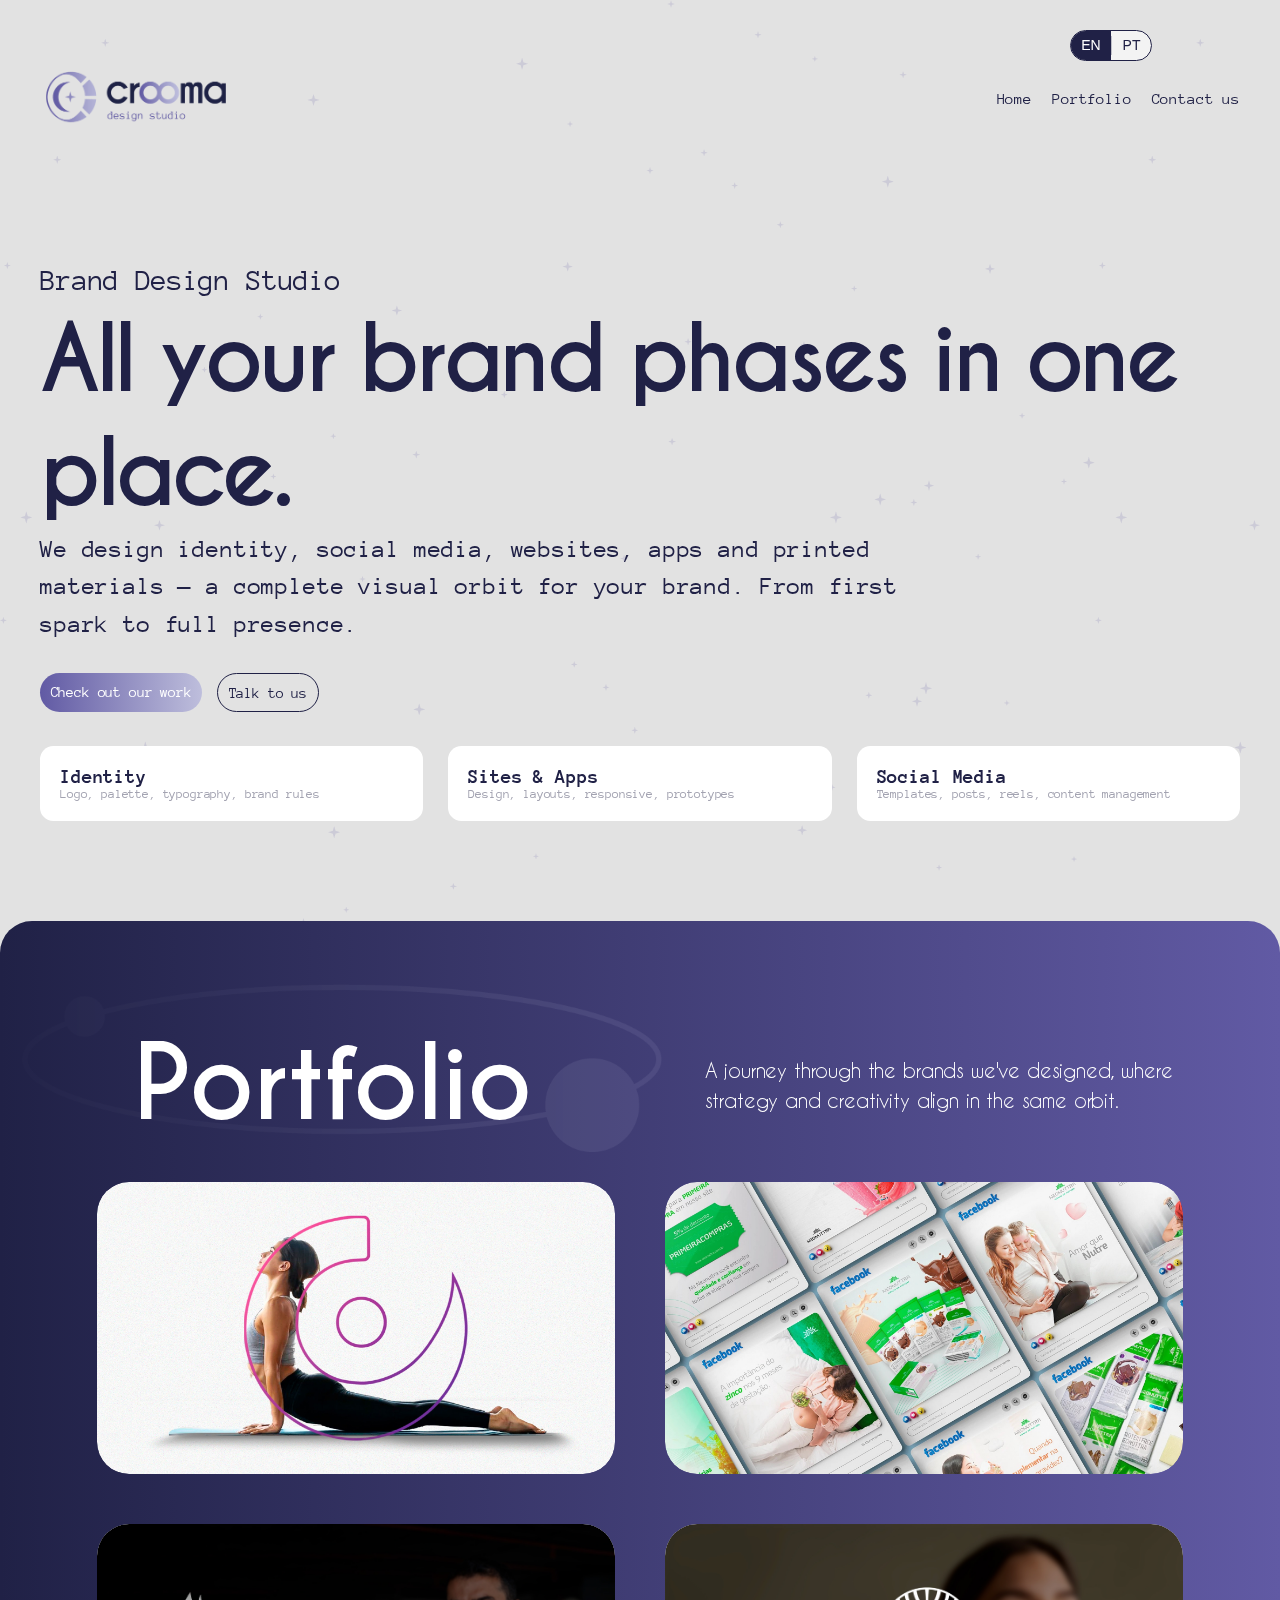
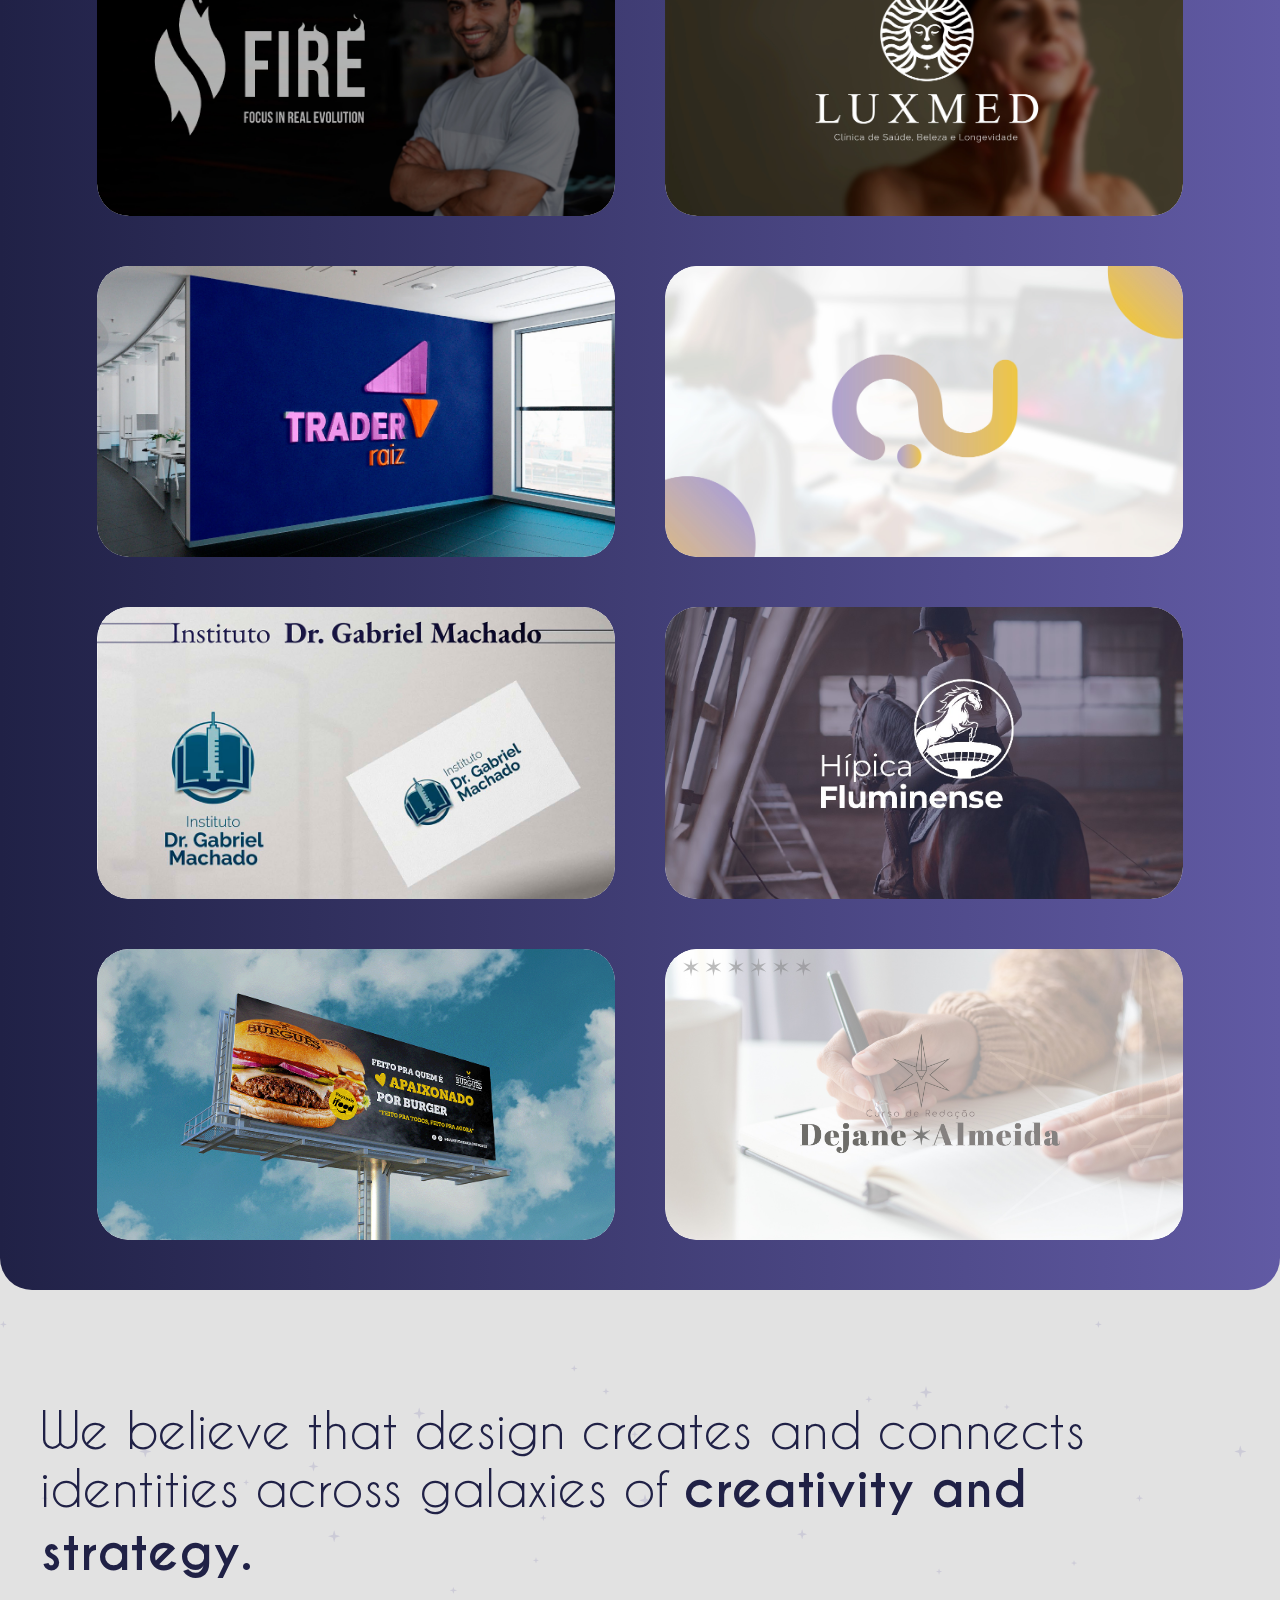
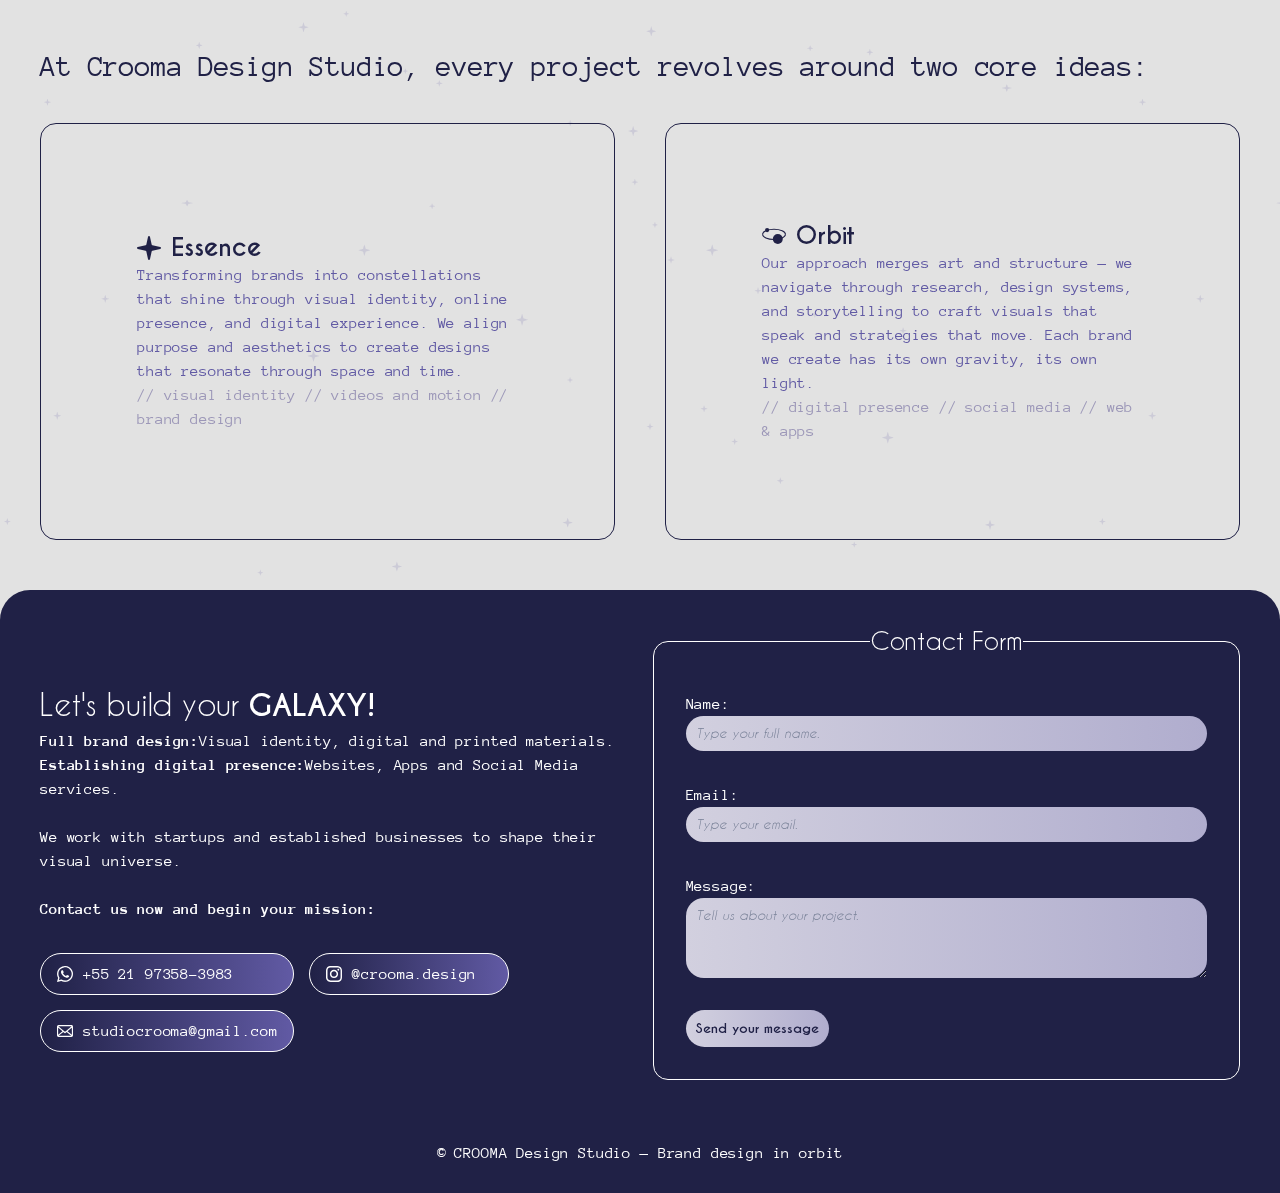
<file: index.html>
<!DOCTYPE html>
<html lang="en">
  <head>
    <meta charset="UTF-8" />
    <meta
      name="viewport"
      content="width=device-width, initial-scale=1, minimum-scale=1"
    />
    <meta name="description" content="CROOMA Design Studio — Brand design studio. We craft visual identity, social media, websites and apps — from first spark to full presence." />
    <meta name="robots" content="index, follow" />
    <link rel="canonical" href="https://croomastudio.com/" />
    <link rel="preconnect" href="https://fonts.googleapis.com">
    <link rel="preconnect" href="https://fonts.gstatic.com" crossorigin>
    <link href="https://fonts.googleapis.com/css2?family=Anonymous+Pro:ital,wght@0,400;0,700;1,400;1,700&display=swap" rel="stylesheet">
    <meta property="og:title" content="CROOMA Design Studio — Brand Design" />
    <meta property="og:description" content="We craft visual identity, social media, websites and apps — from first spark to full presence." />
    <meta property="og:type" content="website" />
    <meta property="og:url" content="https://croomastudio.com/" />
    <meta name="twitter:card" content="summary" />
    <meta name="twitter:title" content="CROOMA Design Studio — Brand Design" />
    <meta name="twitter:description" content="We craft visual identity, social media, websites and apps — from first spark to full presence." />
    <link rel="stylesheet" href="style.css" />
    <link rel="icon" type="image/png" href="images/Logos - CROOMA/Simbolo Principal.png"/>
    <title>CROOMA Design Studio</title>
  </head>

  <body>
    <div id="header-container" class="container">
      <header>
        <div>
          <a href="/" class="brand-logo">
            <img
              src="images/Logos - CROOMA/Logo Principal Horizontal.png"
              alt="Logotipo Crooma Design Studio"
              class="brand-logo-img"
            />
          </a>
          <div class="lang-pill" aria-label="Language switch">
            <button
              id="lang-en"
              type="button"
              onclick="setLanguage('en')"
              aria-pressed="false"
            >
              EN
            </button>
            <div class="sep"></div>
            <button
              id="lang-pt"
              type="button"
              onclick="setLanguage('pt')"
              aria-pressed="false"
            >
              PT
            </button>
          </div>

          <a href="/" class="mobile-logo">
            <img
              src="images/Logos - CROOMA/Logo Horizontal Monocromatico -  Branco.png"
              alt="Logotipo Crooma Design Studio"
              class="brand-logo-img-mobile"
            />
          </a>
        </div>

        <div class="mobile-menu">
          <div class="line1"></div>
          <div class="line2"></div>
          <div class="line3"></div>
        </div>
        <nav class="main-navigator">
          <ul class="main-menu">
            <li>
              <a href="/"><span data-i18n="nav.home">Home</span></a>
            </li>
            <li>
              <a href="#portfolio"
                ><span data-i18n="nav.portfolio">Portfolio</span></a
              >
            </li>
            <li>
              <a href="#contact"
                ><span data-i18n="nav.contact">Contact us</span></a
              >
            </li>
          </ul>
        </nav>
      </header>
    </div>
    <div class="container">
      <section class="first-presentation">
        <div class="subtitle">
          <span data-i18n="hero.tagline">Brand Design Studio</span>
        </div>
        <h1 id="main-title" class="title">
          <span data-i18n="hero.title"
            >All your brand phases in one place.</span
          >
        </h1>
        <p>
          <span data-i18n="hero.desc"
            >We design identity, social media, websites, apps and printed
            materials — a complete visual orbit for your brand. From first spark
            to full presence.</span
          >
        </p>
        <div class="buttons-cta">
          <a href="#portfolio" id="button-work" class="button-cta"
            ><span data-i18n="cta.work">Check out our work</span></a
          >
          <a
            href="https://wa.me/message/JGO6CBHLOK7OG1"
            target="_blank"
            rel="noopener noreferrer"
            id="button-talk"
            class="button-cta"
            ><span data-i18n="cta.talk">Talk to us</span></a
          >
        </div>
      </section>
      <section class="cards-services">
        <div class="card">
          <h2 class="card-title">
            <span data-i18n="card.identity.title">Identity</span>
          </h2>
          <p class="card-description">
            <span data-i18n="card.identity.desc"
              >Logo, palette, typography, brand rules</span
            >
          </p>
        </div>

        <div class="card">
          <h2 class="card-title">
            <span data-i18n="card.sites.title">Sites & Apps</span>
          </h2>
          <p class="card-description">
            <span data-i18n="card.sites.desc"
              >Design, layouts, responsive, prototypes</span
            >
          </p>
        </div>

        <div class="card">
          <h2 class="card-title">
            <span data-i18n="card.social.title">Social Media</span>
          </h2>
          <p class="card-description">
            <span data-i18n="card.social.desc">
              Templates, posts, reels covers, content system
            </span>
          </p>
        </div>
      </section>
    </div>

    <section id="portfolio" class="container">
      <img src="images/Logos - CROOMA/orbit.png" class="img-background-orbit" />
      <div id="portfolio-title" class="title">
        <h1><span data-i18n="nav.portfolio">Portfolio</span></h1>
        <div id="portfolio-subtitle" class="subtitle">
          <span data-i18n="portfolio.subtitle">
            A journey through the brands we've designed, where strategy and
            creativity align in the same orbit.
          </span>
        </div>
      </div>
      <div class="portfolio-grid">
        <div class="portfolio-work">
          <a href="studio-confie.html" class="portfolio-item-link">
            <img
              src="images/Imagens Portfolio/estudio confie.jpg"
              alt="Image-work Estudio Confie"
              id="portfolio-image"
              class="image" loading="lazy"
            />
            <div class="portfolio-title-overlay">
              <span data-i18n="overlay.confie">Confie Pilates Studio</span>
            </div>
            <div
              id="portfolio-subtitle-overlay"
              class="portfolio-title-overlay"
            >
              <span data-i18n="overlay.confie.sub"
                >Complete Branding and Visual Identity.</span
              >
            </div>
          </a>

          <a href="neonuttra.html" class="portfolio-item-link">
            <img
              src="images/Imagens Portfolio/neonuttra social media.jpg"
              alt="Image-work Neonuttra"
              id="portfolio-image"
              class="image" loading="lazy"
            />
            <div class="portfolio-title-overlay">
              <span data-i18n="overlay.neonuttra">Neonuttra</span>
            </div>
            <div
              id="portfolio-subtitle-overlay"
              class="portfolio-title-overlay"
            >
              <span data-i18n="overlay.neonuttra.sub"
                >Social media and Branding material designs.</span
              >
            </div>
          </a>

          <a href="fire.html" class="portfolio-item-link">
            <img
              src="images/Imagens Portfolio/Apresentacao Fire 1.jpg"
              alt="Image-work Logo Fire"
              id="portfolio-image"
              class="image" loading="lazy"
            />
            <div class="portfolio-title-overlay">
              <span data-i18n="overlay.fire">Fire</span>
            </div>
            <div
              id="portfolio-subtitle-overlay"
              class="portfolio-title-overlay"
            >
              <span data-i18n="overlay.fire.sub"
                ><span data-i18n="overlay.paula.sub"
                  ><span data-i18n="overlay.fire.sub"
                    >Logo Construction and<span data-i18n="card.social.title"
                      >Social Media</span
                    >.</span
                  ></span
                ></span
              >
            </div>
          </a>

          <a href="luxmed.html" class="portfolio-item-link">
            <img
              src="images/Imagens Portfolio/luxmed.jpg"
              alt="Image-work Logo Luxmed"
              id="portfolio-image"
              class="image" loading="lazy"
            />
            <div class="portfolio-title-overlay">
              <span data-i18n="overlay.luxmed">Luxmed</span>
            </div>
            <div
              id="portfolio-subtitle-overlay"
              class="portfolio-title-overlay"
            >
              <span data-i18n="overlay.luxmed.sub"
                ><span data-i18n="overlay.dejane.sub"
                  >Visual Identity.</span
                ></span
              >
            </div>
          </a>

          <a href="trader-raiz.html" class="portfolio-item-link">
            <img
              src="images/Imagens Portfolio/trader raiz.jpg"
              alt="Image-work Identity Trader Raiz"
              id="portfolio-image"
              class="image" loading="lazy"
            />
            <div class="portfolio-title-overlay">
              <span data-i18n="overlay.trader">Trader Raiz</span>
            </div>
            <div
              id="portfolio-subtitle-overlay"
              class="portfolio-title-overlay"
            >
              <span data-i18n="overlay.trader.sub"
                >Complete reBranding, Visual Identity and<span
                  data-i18n="card.social.title"
                  >Social Media</span
                >.</span
              >
            </div>
          </a>

          <a href="paula-ismerio.html" class="portfolio-item-link">
            <img
              src="images/Imagens Portfolio/paula ismerio.jpg"
              alt="Image-work Paula Ismerio"
              id="portfolio-image"
              class="image" loading="lazy"
            />
            <div class="portfolio-title-overlay">
              <span data-i18n="overlay.paula">Paula Ismério</span>
            </div>
            <div
              id="portfolio-subtitle-overlay"
              class="portfolio-title-overlay"
            >
              <span data-i18n="overlay.fire.sub">
                Logo Construction and<span data-i18n="card.social.title"
                  >Social Media</span
                >.
              </span>
            </div>
          </a>

          <a
            href="institute-dr-gabriel-machado.html"
            class="portfolio-item-link"
          >
            <img
              src="images/Imagens Portfolio/Instituto Dr. Gabriel Machado.jpg"
              alt="Image-work Institute Dr. Gabriel Machado"
              id="portfolio-image"
              class="image" loading="lazy"
            />
            <div class="portfolio-title-overlay">
              <span data-i18n="overlay.institute"
                >Institute Dr. Gabriel Machado</span
              >
            </div>
            <div
              id="portfolio-subtitle-overlay"
              class="portfolio-title-overlay"
            >
              <span data-i18n="overlay.institute.sub">Logo reBranding.</span>
            </div>
          </a>

          <a href="hipica-fluminense.html" class="portfolio-item-link">
            <img
              src="images/Imagens Portfolio/Logo Hipica Fluminense foto.jpg"
              alt="Image-work Hípica Fluminense"
              id="portfolio-image"
              class="image" loading="lazy"
            />
            <div class="portfolio-title-overlay">
              <span data-i18n="overlay.hipica">Hípica Fluminense</span>
            </div>
            <div
              id="portfolio-subtitle-overlay"
              class="portfolio-title-overlay"
            >
              <span data-i18n="overlay.hipica.sub">Logo Construction.</span>
            </div>
          </a>

          <a href="o-burgues.html" class="portfolio-item-link">
            <img
              src="images/Imagens Portfolio/Outdoor mockup.png"
              alt="Image-work O Burgues"
              id="portfolio-image"
              class="image" loading="lazy"
            />
            <div class="portfolio-title-overlay">
              <span data-i18n="overlay.burgues">O Burguês</span>
            </div>
            <div
              id="portfolio-subtitle-overlay"
              class="portfolio-title-overlay"
            >
              <span data-i18n="overlay.burgues.sub"
                >Outdoor and Flyer design.</span
              >
            </div>
          </a>

          <a href="course-dejane-almeida.html" class="portfolio-item-link">
            <img
              src="images/Imagens Portfolio/dejane almeida.jpg"
              alt="Image-work Dejane Almeida"
              id="portfolio-image"
              class="image" loading="lazy"
            />
            <div class="portfolio-title-overlay">
              <span data-i18n="overlay.dejane">Course Dejane Almeida</span>
            </div>
            <div
              id="portfolio-subtitle-overlay"
              class="portfolio-title-overlay"
            >
              <span data-i18n="overlay.dejane.sub"> Visual Identity. </span>
            </div>
          </a>
        </div>
      </div>
    </section>

    <div class="container">
      <section class="about">
        <div>
          <div id="about-title" class="title">
            <span data-i18n-html="about.title.long">
              We believe that design creates and connects identities across
              galaxies of <strong>creativity and strategy.</strong>
            </span>
          </div>
          <div class="subtitle"><span data-i18n="about.subtitle.intro">
            At Crooma Design Studio, every project revolves around two core ideas:</span>
        </div>
        <div class="about-cards">
          <div id="about-card" class="card">
            <h2 class="about-subtitle">
              <img class="subtitle-icon" src="images/estrela icon.svg" /><span
                data-i18n="about.card1.title"
                >Essence</span
              >
            </h2>
            <p class="about-p1">
              <span data-i18n="about.card1.p1">
                Transforming brands into constellations that shine through
                visual identity, online presence, and digital experience. We
                align purpose and aesthetics to create designs that resonate
                through space and time.
              </span>
            </p>
            <p class="about-p2">
              <span data-i18n="about.card1.tags"
                >// visual identity // motion // brand design</span
              >
            </p>
          </div>
          <div id="about-card" class="card">
            <h2 class="about-subtitle">
              <img class="subtitle-icon" src="images/orbit icon.svg" /><span
                data-i18n="about.card2.title"
                >Orbit</span
              >
            </h2>
            <p class="about-p1">
              <span data-i18n="about.card2.p1">
                Our approach merges art and structure — we navigate through
                research, design systems, and storytelling to craft visuals that
                speak and strategies that move. Each brand we create has its own
                gravity, its own light.
              </span>
            </p>
            <p class="about-p2">
              <span data-i18n="about.card2.tags"
                >// digital presence // social media // web & apps</span
              >
            </p>
          </div>
        </div>
      </section>
    </div>

    <div id="contact-us" class="full-lenght">
      <div id="contact" class="container">
        <div class="contact-side">
          <div id="contact-subtitle" class="subtitle">
            <span data-i18n-html="contact.lets">Let's build your </span
            ><strong data-i18n="contact.galaxy">GALAXY!</strong>
          </div>
          <p>
            <strong
              ><span data-i18n="contact.fullbrand"
                >Full brand design:</span
              ></strong
            ><span data-i18n="contact.fullbrand.desc">
              Visual identity, digital and printed materials. </span
            ><br />

            <strong
              ><span data-i18n="contact.digital"
                >Establishing digital presence:</span
              ></strong
            ><span data-i18n="contact.digital.desc">
              Websites, Apps and<span data-i18n="card.social.title"
                >Social Media</span
              >services. </span
            ><br /><br />
          </p>

          <p>
            <span data-i18n="contact.wework">
              We work with startups and established businesses to shape their
              visual universe.</span
            ><br /><br />
            <strong
              ><span data-i18n="contact.begin"
                >Contact us now and begin your mission:</span
              ></strong
            >
          </p>

          <div class="contact-buttons">
            <a
              href="https://wa.me/message/JGO6CBHLOK7OG1"
              target="_blank"
              rel="noopener noreferrer"
              class="contact-button"
            >
              <img
                src="images/whatsapp.svg"
                id="contact-icon"
                class="subtitle-icon"
              />
              +55 21 97358-3983
            </a>

            <a
              href="https://www.instagram.com/crooma.design/"
              target="_blank"
              rel="noopener noreferrer"
              class="contact-button"
            >
              <img
                src="images/insta.svg"
                id="contact-icon"
                class="subtitle-icon"
              />
              @crooma.design
            </a>

            <a
              href="mailto:studiocrooma@gmail.com"
              target="_blank"
              rel="noopener noreferrer"
              class="contact-button"
            >
              <img
                src="images/email.svg"
                id="contact-icon"
                class="subtitle-icon"
              />
              studiocrooma@gmail.com
            </a>
          </div>
        </div>
        <fieldset>
          <legend>
            <span data-i18n="contact.form.legend">Contact Form</span>
          </legend>
          <form id="contactForm" action="/send.php" method="POST" class="contact-form">
            <div class="contact-input">
              <label for="name"><span data-i18n="form.name">Name:</span></label>
              <input
                class="input-contactform"
                type="text"
                id="name"
                name="name"
                placeholder="Type your full name."
                autocomplete="name"
                required
                data-i18n-ph="ph.name"
              />
            </div>
            <div class="contact-input">
              <label for="email"
                ><span data-i18n="form.email">Email:</span></label
              >
              <input
                class="input-contactform"
                type="email"
                id="email"
                name="email"
                placeholder="Type your email."
                autocomplete="email"
                required
                data-i18n-ph="ph.email"
              />
            </div>
            <div class="contact-input">
              <label for="message"
                ><span data-i18n="form.message">Message:</span></label
              >
              <textarea
                class="input-contactform"
                type="text"
                rows="4"
                id="message"
                name="message"
                placeholder="Tell us about your project."
                required
                data-i18n-ph="ph.message"
              ></textarea>
            </div>
            <div class="contact-input">
                <input type="hidden" name="subject" value="Contato pelo site">
              <button type="submit" id="submit-button" class="button-submit">
                <span data-i18n="form.send">Send your message</span>
              </button>
              
            </div>
          </form>
        </fieldset>
      </div>

      <footer>
        <span data-i18n="footer.copy"
          >© CROOMA Design Studio — Brand design in orbit</span
        >
      </footer>
    </div>
    <script src="mobile-navbar.js"></script>
    <script src="i18n.js"></script>
  </body>
</html>
</file>
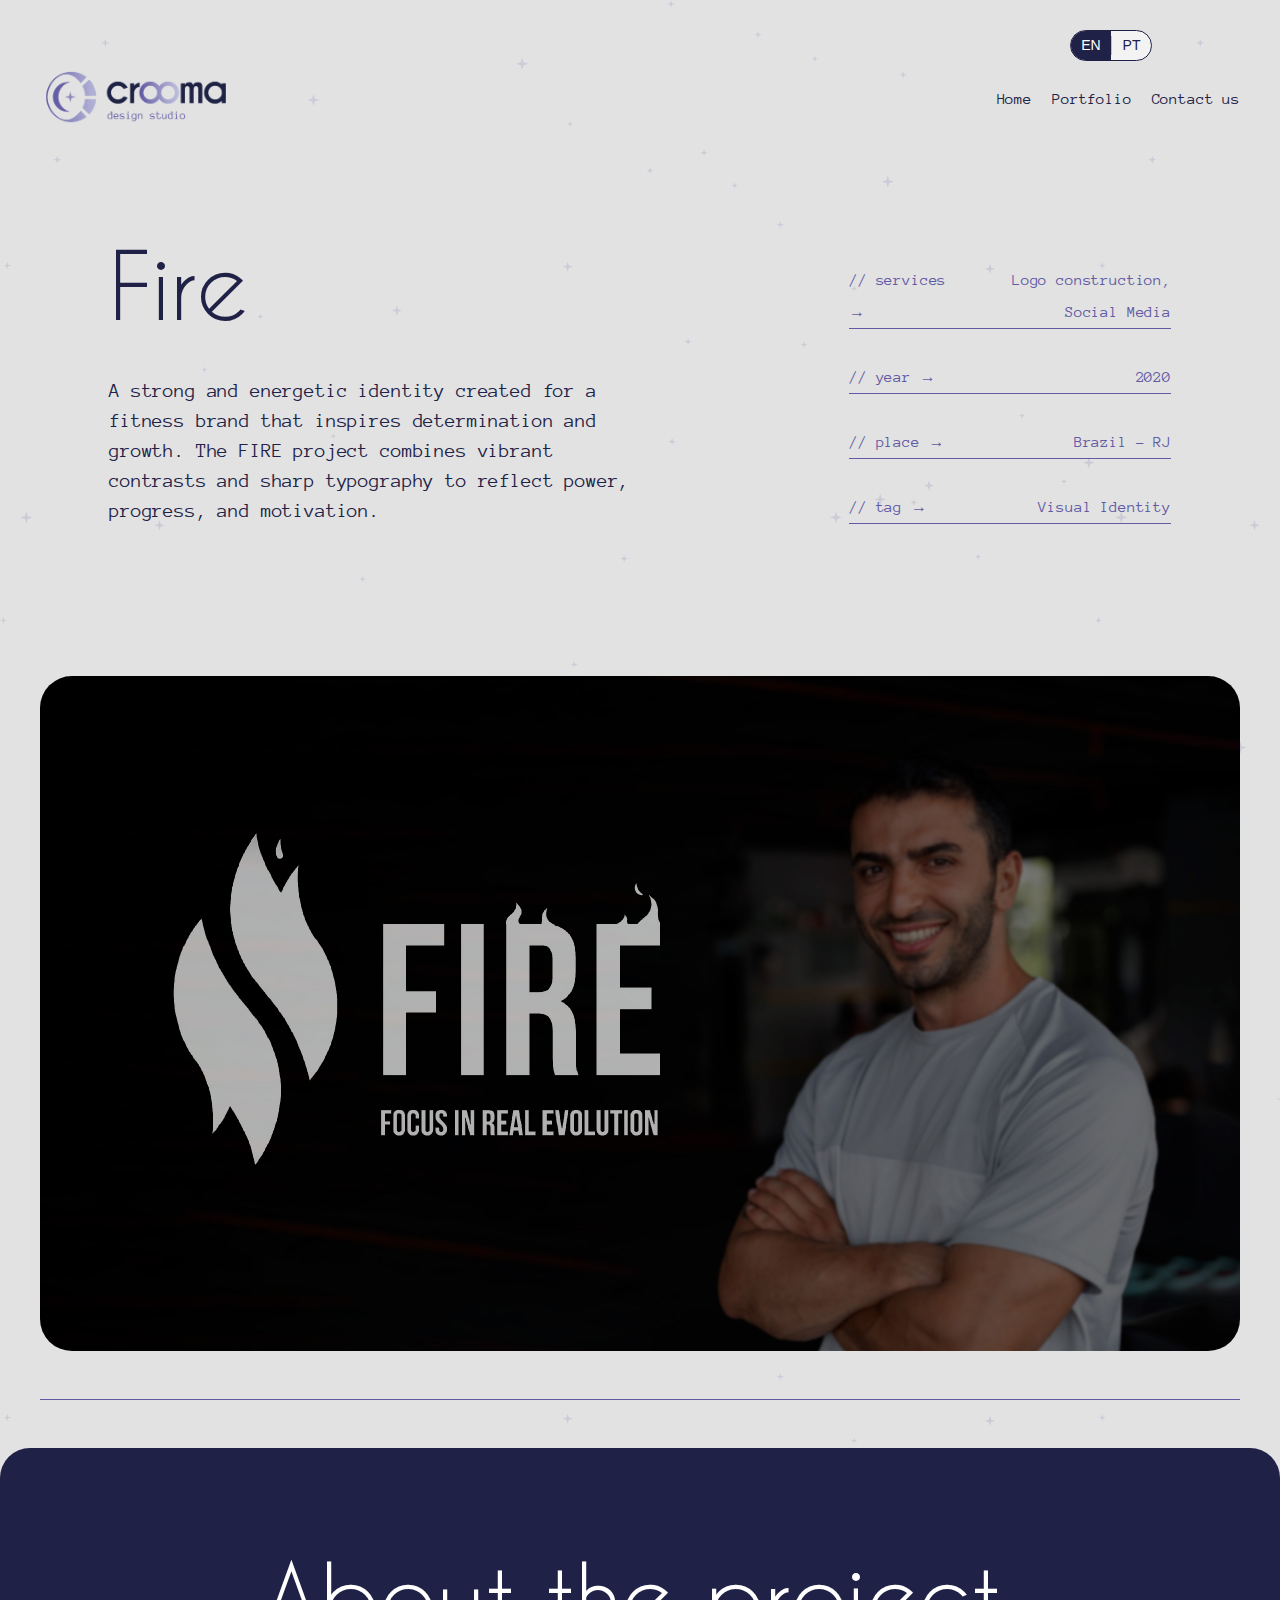
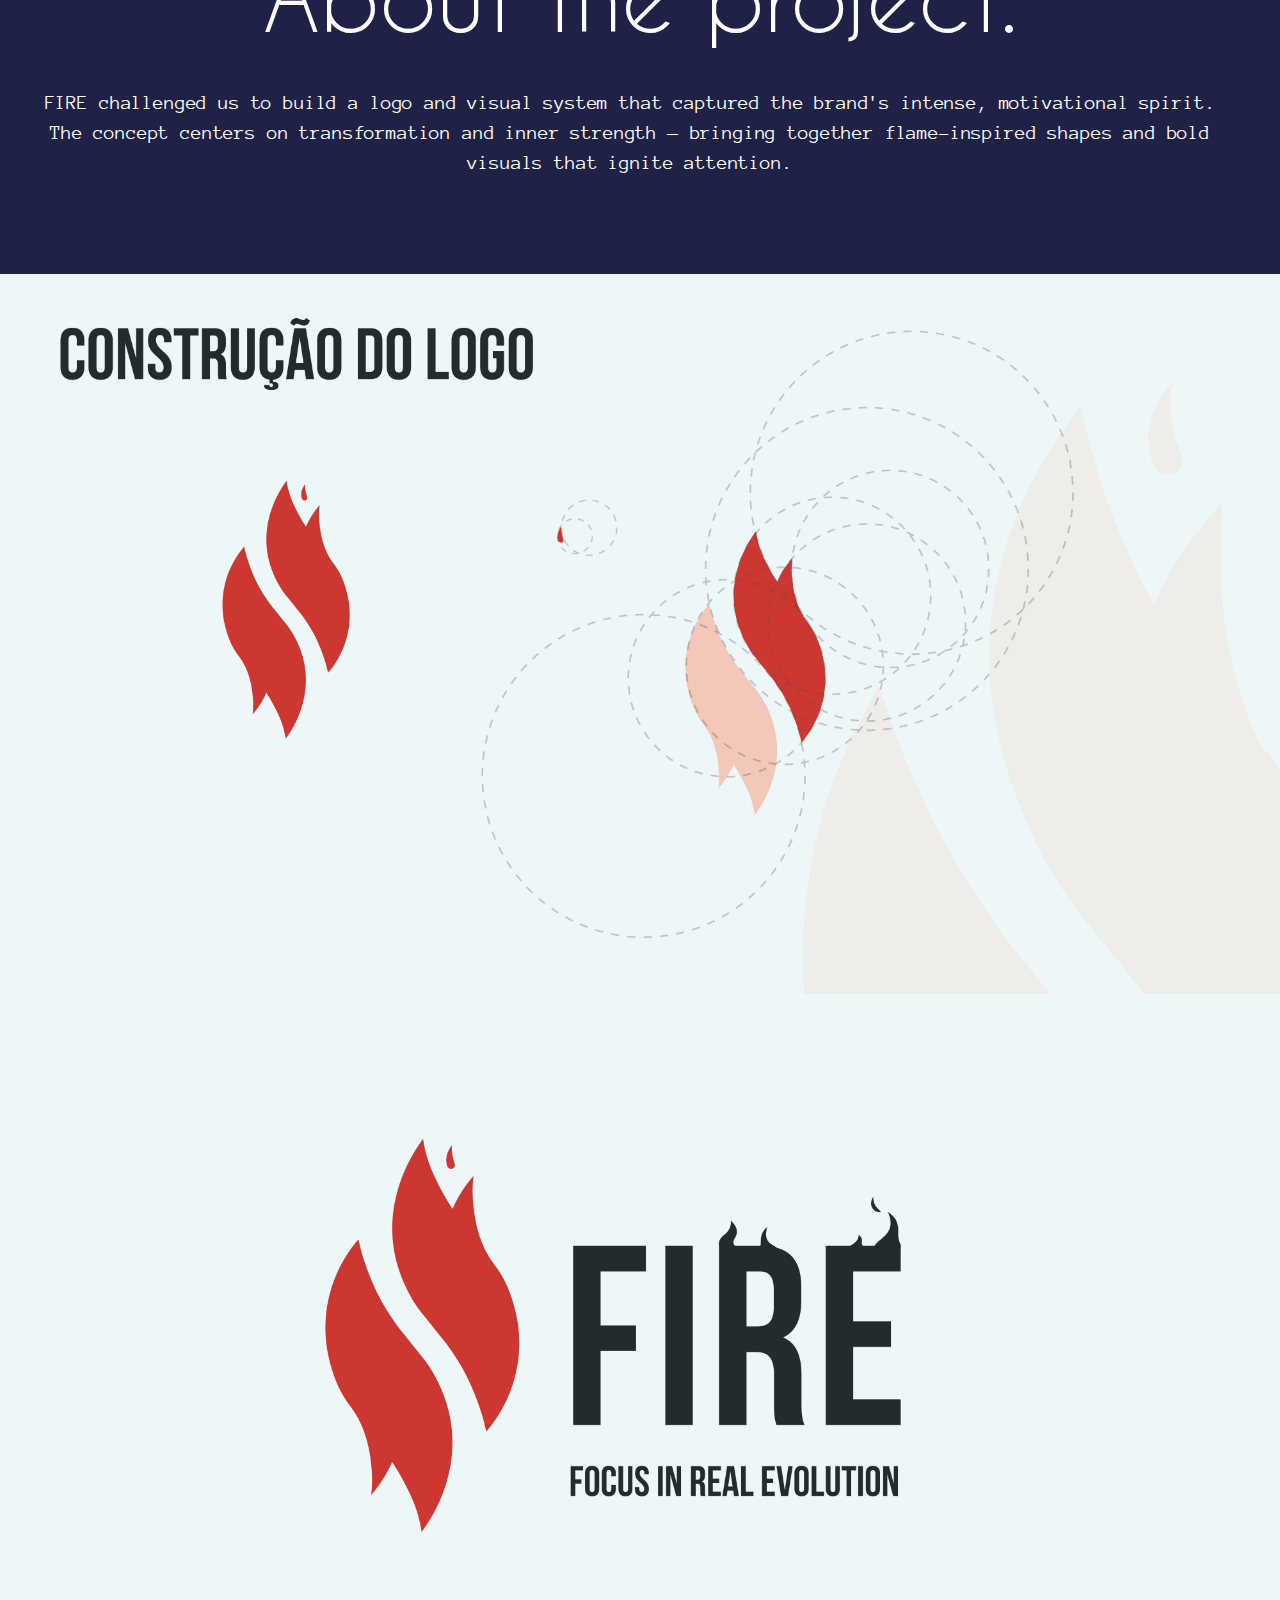
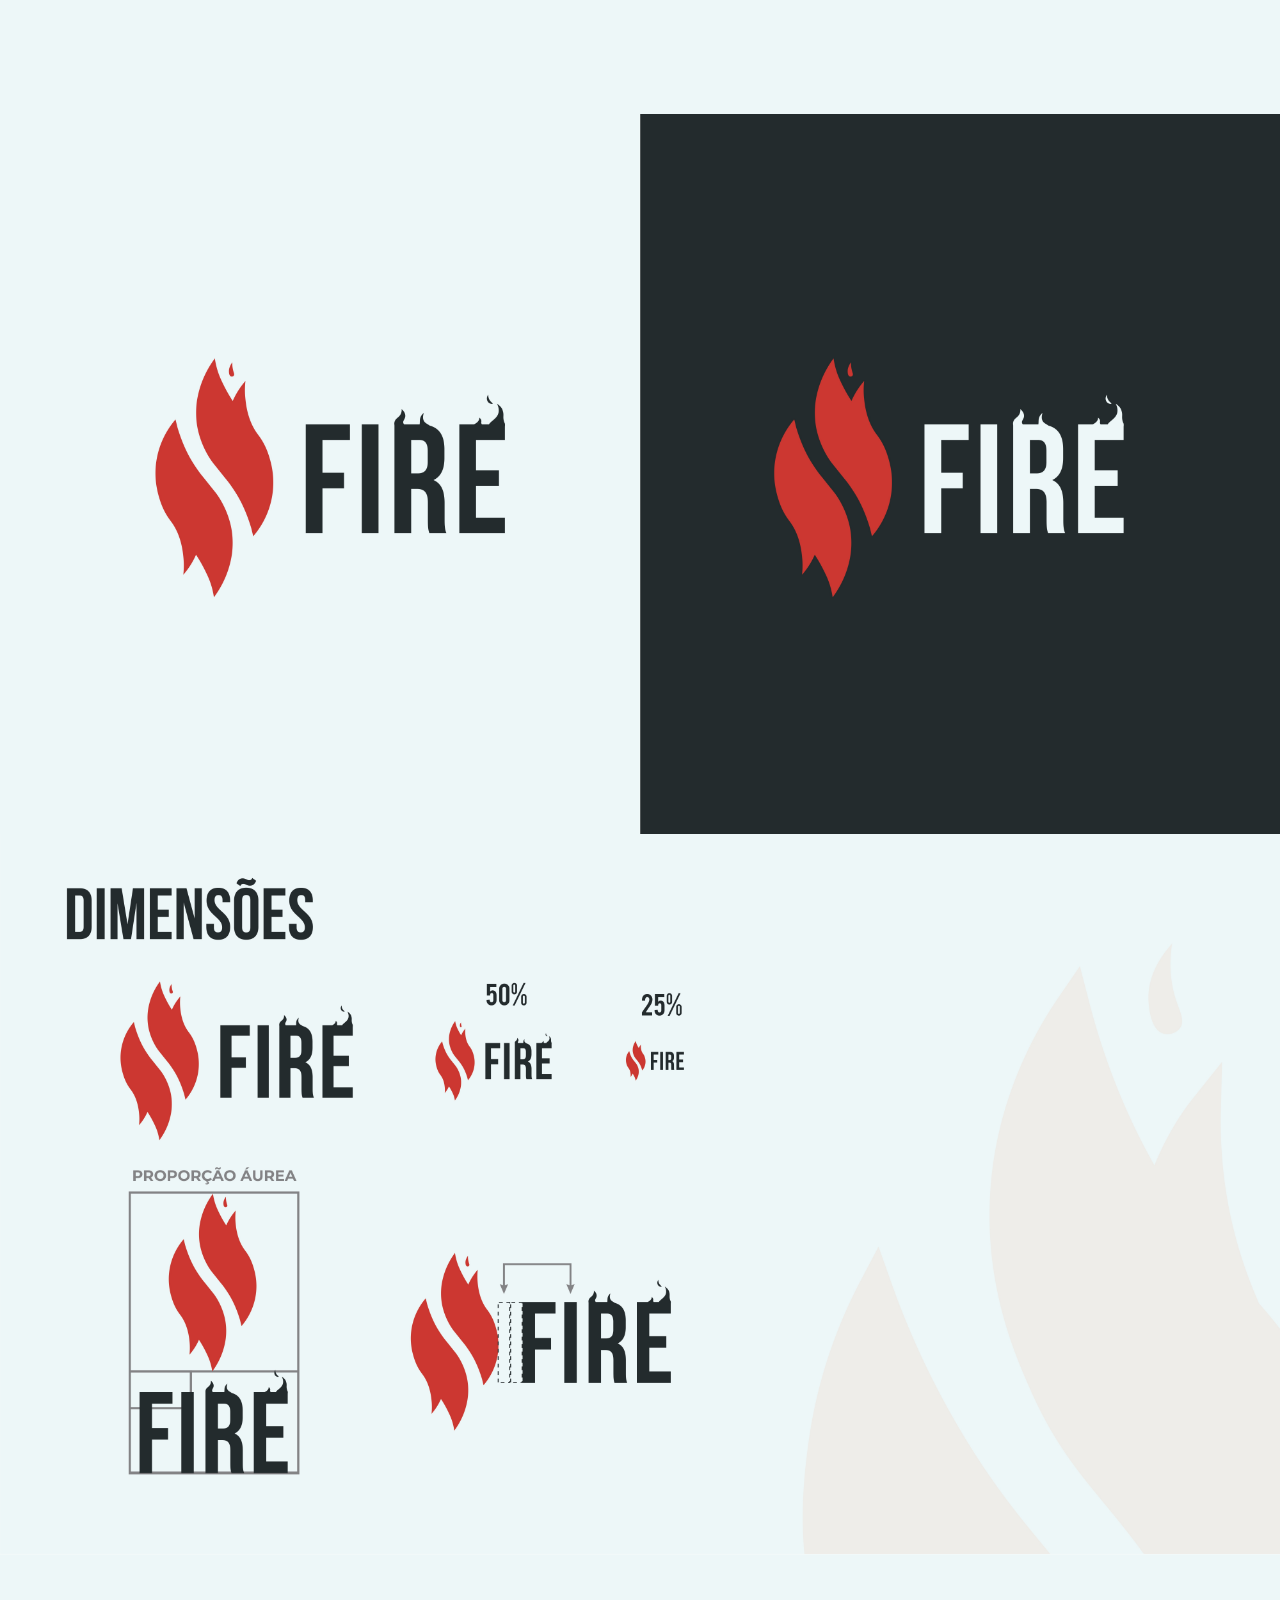
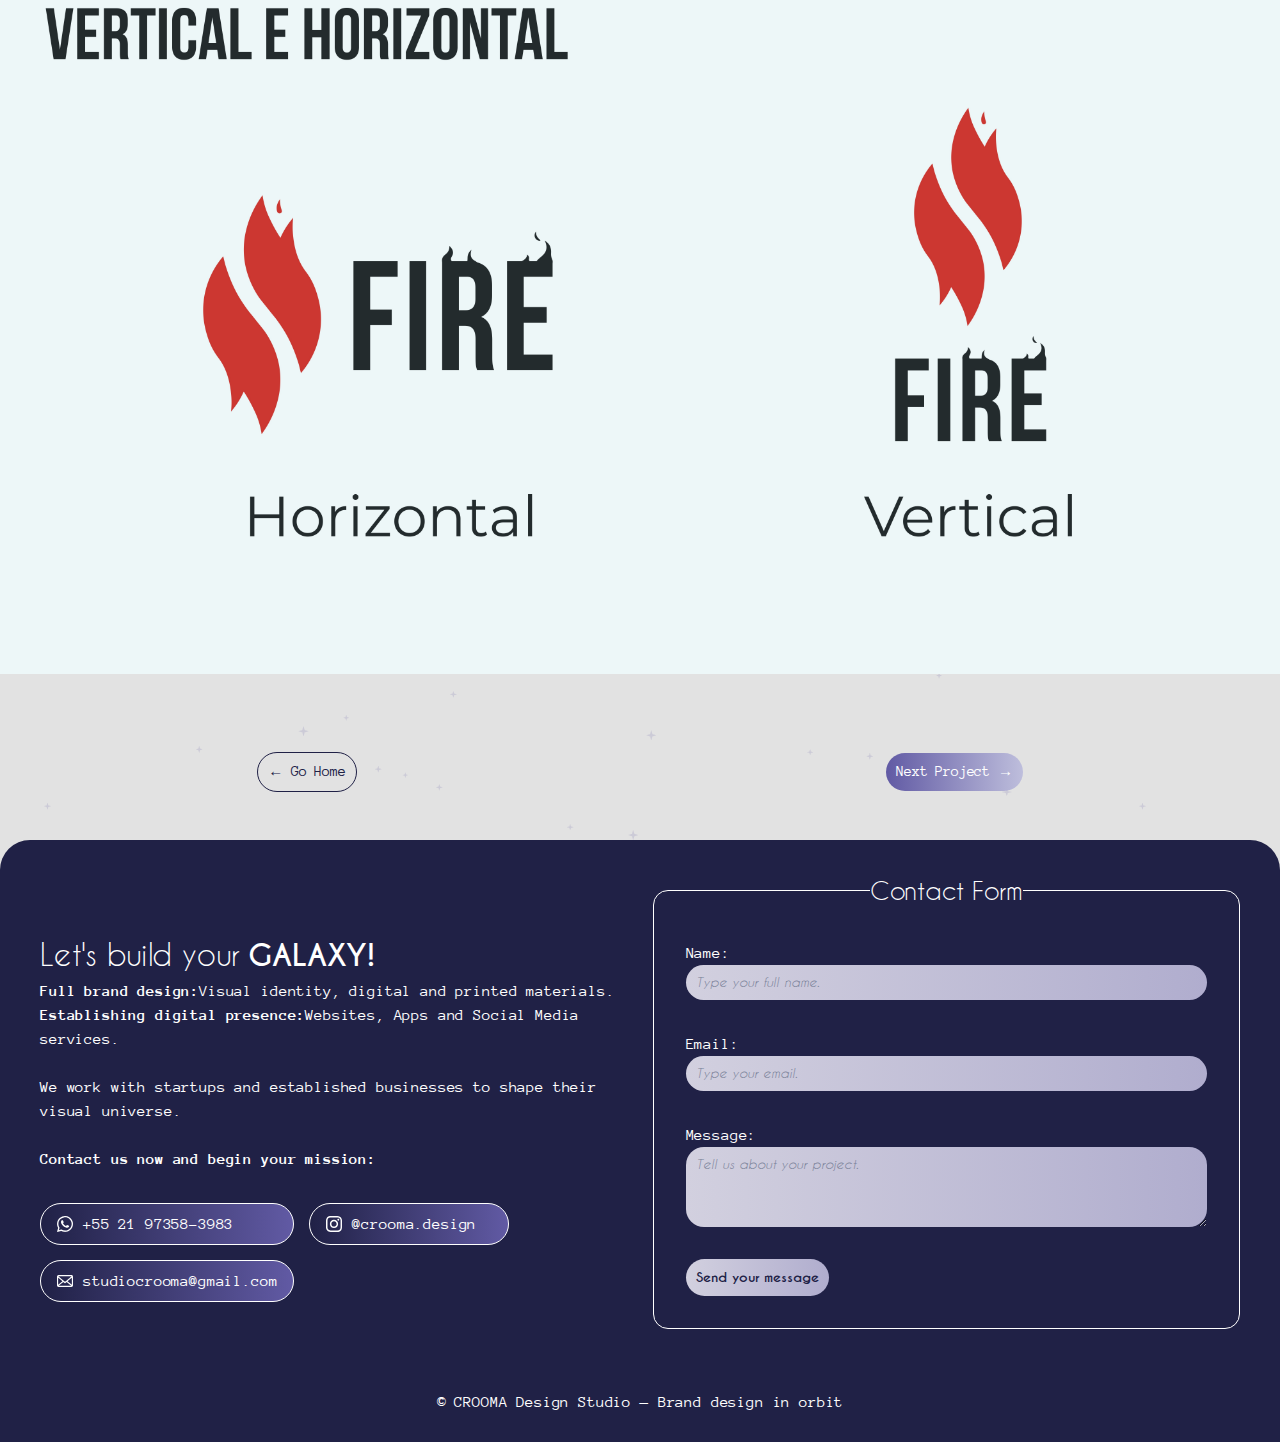
<file: fire.html>
<!DOCTYPE html>
<html lang="en">
  <head>
    <meta charset="UTF-8" />
    <meta
      name="viewport"
      content="width=device-width, initial-scale=1, minimum-scale=1"
    />
    <link rel="canonical" href="https://croomastudio.com/fire" />
    <style>
      @import url("https://fonts.googleapis.com/css2?family=Anonymous+Pro:ital,wght@0,400;0,700;1,400;1,700&display=swap");
    </style>
    <link rel="stylesheet" href="style.css" />
    <link rel="stylesheet" href="portfolio-detail.css" />
    <link rel="icon" type="image/png" href="images/Logos - CROOMA/Simbolo Principal.png"/>
    <title>Portfolio - FIRE — Focus in Real Evolution</title>
  </head>

  <body>
    <div id="header-container" class="container">
      <header>
        <div>
          <a href="/" class="brand-logo">
            <img
              src="images/Logos - CROOMA/Logo Principal Horizontal.png"
              alt="Logotipo Crooma Design Studio"
              class="brand-logo-img"
            />
          </a>
          <div class="lang-pill" aria-label="Language switch">
            <button
              id="lang-en"
              type="button"
              onclick="setLanguage('en')"
              aria-pressed="false"
            >
              EN
            </button>
            <div class="sep"></div>
            <button
              id="lang-pt"
              type="button"
              onclick="setLanguage('pt')"
              aria-pressed="false"
            >
              PT
            </button>
          </div>
          <a href="/" class="mobile-logo">
            <img
              src="images/Logos - CROOMA/Logo Horizontal Monocromatico -  Branco.png"
              alt="Logotipo Crooma Design Studio"
              class="brand-logo-img-mobile"
            />
          </a>
        </div>
        <div class="mobile-menu">
          <div class="line1"></div>
          <div class="line2"></div>
          <div class="line3"></div>
        </div>
        <nav class="main-navigator">
          <ul class="main-menu">
            <li>
              <a href="/"><span data-i18n="nav.home">Home</span></a>
            </li>
            <li>
              <a href="/index.html#portfolio"
                ><span data-i18n="nav.portfolio">Portfolio</span></a
              >
            </li>
            <li>
              <a href="#contact"
                ><span data-i18n="nav.contact">Contact us</span></a
              >
            </li>
          </ul>
        </nav>
      </header>
    </div>

    <div class="container">
      <section class="initial-banner">
        <div class="side-title">
          <div class="title">
            <span data-i18n="overlay.fire">FIRE — Focus in Real Evolution</span>
          </div>
          <div class="subtitle">
            <span data-i18n="project.fire.desc"
              >A strong and energetic identity created for a fitness brand that
              inspires determination and growth. The FIRE project combines
              vibrant contrasts and sharp typography to reflect power, progress,
              and motivation.</span
            >
          </div>
        </div>
        <div class="side-info">
          <div class="portfolio-info">
            <div class="info">
              <span data-i18n="about.card.service">// service →</span>
            </div>
            <div class="info2">
              Logo construction,
              <span data-i18n="card.social.title">Social Media</span>
            </div>
          </div>
          <div class="portfolio-info">
            <div class="info">
              <span data-i18n="about.card.year">// year →</span>
            </div>
            <div class="info2">2020</div>
          </div>
          <div class="portfolio-info">
            <div class="info">
              <span data-i18n="about.card.local">// local →</span>
            </div>
            <div class="info2">Brazil - RJ</div>
          </div>
          <div class="portfolio-info">
            <div class="info">
              <span data-i18n="about.card.tag">// tag →</span>
            </div>
            <div class="info2">
              Visual <span data-i18n="card.identity.title">Identity</span>
            </div>
          </div>
        </div>
      </section>

      <img
        src="images/Imagens Portfolio/Apresentacao Fire 1.jpg"
        id="portfolio-image"
        class="image"
      />

      <div class="division-line"></div>
    </div>

    <div id="about-project" class="full-lenght">
      <div id="about-project-container" class="container">
        <div id="title-about-project" class="title">
          <span data-i18n="about.title">About the project.</span>
        </div>
        <div id="about-project-subtitle" class="subtitle">
          <span data-i18n="project.fire.subtitle"
            >FIRE challenged us to build a logo and visual system that captured
            the brand's intense, motivational spirit. The concept centers on
            transformation and inner strength — bringing together flame-inspired
            shapes and bold visuals that ignite attention.</span
          >
        </div>
      </div>
    </div>

    <div class="portfolio-presentation">
      <img
        src="images/Imagens Portfolio/Fire/Apresentacao Fire 6.jpg"
        alt="presentation fire pag-4"
        id="portfolio-image-presentation"
        class="image"
      />
      <img
        src="images/Imagens Portfolio/Fire/Apresentacao Fire 2.jpg"
        alt="presentation fire pag-5"
        id="portfolio-image-presentation"
        class="image"
      />
      <img
        src="images/Imagens Portfolio/Fire/Apresentacao Fire 4.jpg"
        alt="presentation fire pag-6"
        id="portfolio-image-presentation"
        class="image"
      />
      <img
        src="images/Imagens Portfolio/Fire/Apresentacao Fire 5.jpg"
        alt="presentation fire pag-7"
        id="portfolio-image-presentation"
        class="image"
      />
      <img
        src="images/Imagens Portfolio/Fire/Apresentacao Fire 7.jpg"
        alt="presentation fire pag-8"
        id="portfolio-image-presentation"
        class="image"
      />
    </div>

    <div id="buttons-project" class="buttons-cta">
      <a href="/index.html" id="button-talk" class="button-cta"
        ><span data-i18n="btn.goHome">← Go Home</span></a
      >
      <a href="luxmed.html" id="button-work" class="button-cta"
        ><span data-i18n="btn.nextProject">Next Project →</span></a
      >
    </div>

    <div id="contact-us" class="full-lenght">
      <div id="contact" class="container">
        <div class="contact-side">
          <div id="contact-subtitle" class="subtitle">
            <span data-i18n-html="contact.lets">Let's build your </span
            ><strong data-i18n="contact.galaxy">GALAXY!</strong>
          </div>
          <p>
            <strong
              ><span data-i18n="contact.fullbrand"
                >Full brand design:</span
              ></strong
            ><span data-i18n="contact.fullbrand.desc">
              Visual identity, digital and printed materials. </span
            ><br />

            <strong
              ><span data-i18n="contact.digital"
                >Establishing digital presence:</span
              ></strong
            ><span data-i18n="contact.digital.desc">
              Websites, Apps and<span data-i18n="card.social.title"
                >Social Media</span
              >services. </span
            ><br /><br />
          </p>

          <p>
            <span data-i18n="contact.wework"
              >We work with startups and established businesses to shape their
              visual universe.</span
            ><br /><br />
            <strong
              ><span data-i18n="contact.begin"
                >Contact us now and begin your mission:</span
              ></strong
            >
          </p>

          <div class="contact-buttons">
            <a
              href="https://wa.me/message/JGO6CBHLOK7OG1"
              target="_blank"
              class="contact-button"
            >
              <img
                src="images/whatsapp.svg"
                id="contact-icon"
                class="subtitle-icon"
              />
              +55 21 97358-3983
            </a>

            <a
              href="https://www.instagram.com/crooma.design/"
              target="_blank"
              class="contact-button"
            >
              <img
                src="images/insta.svg"
                id="contact-icon"
                class="subtitle-icon"
              />
              @crooma.design
            </a>

            <a
              href="mailto:studiocrooma@gmail.com"
              target="_blank"
              class="contact-button"
            >
              <img
                src="images/email.svg"
                id="contact-icon"
                class="subtitle-icon"
              />
              studiocrooma@gmail.com
            </a>
          </div>
        </div>
        <fieldset>
          <legend>
            <span data-i18n="contact.form.legend">Contact Form</span>
          </legend>
          <form class="contact-form">
            <div class="contact-input">
              <label for="name"><span data-i18n="form.name">Name:</span></label>
              <input
                class="input-contactform"
                type="text"
                id="name"
                name="name"
                placeholder="Type your full name."
                data-i18n-ph="ph.name"
                data-i18n-ph="ph.name"
              />
            </div>
            <div class="contact-input">
              <label for="email"
                ><span data-i18n="form.email">Email:</span></label
              >
              <input
                class="input-contactform"
                type="email"
                id="email"
                name="email"
                placeholder=">Type your email."
                data-i18n-ph="ph.email"
              />
            </div>
            <div class="contact-input">
              <label for="message"
                ><span data-i18n="form.message">Message:</span></label
              >
              <textarea
                class="input-contactform"
                type="text"
                rows="4"
                id="message"
                name="message"
                placeholder="Tell us about your project."
                data-i18n-ph="ph.message"
                data-i18n-ph="ph.message"
              ></textarea>
            </div>
            <div class="contact-input">
              <button type="submit" id="submit-button" class="button-submit">
                <span data-i18n="form.send">Send your message</span>
              </button>
            </div>
          </form>
        </fieldset>
      </div>

      <footer>
        <span data-i18n="footer.copy"
          >© CROOMA Design Studio — Brand design in orbit</span
        >
      </footer>
    </div>
    <script src="mobile-navbar.js"></script>
    <script src="i18n.js"></script>
    <script src="mobile-navbar.js"></script>
  </body>
</html>
</file>
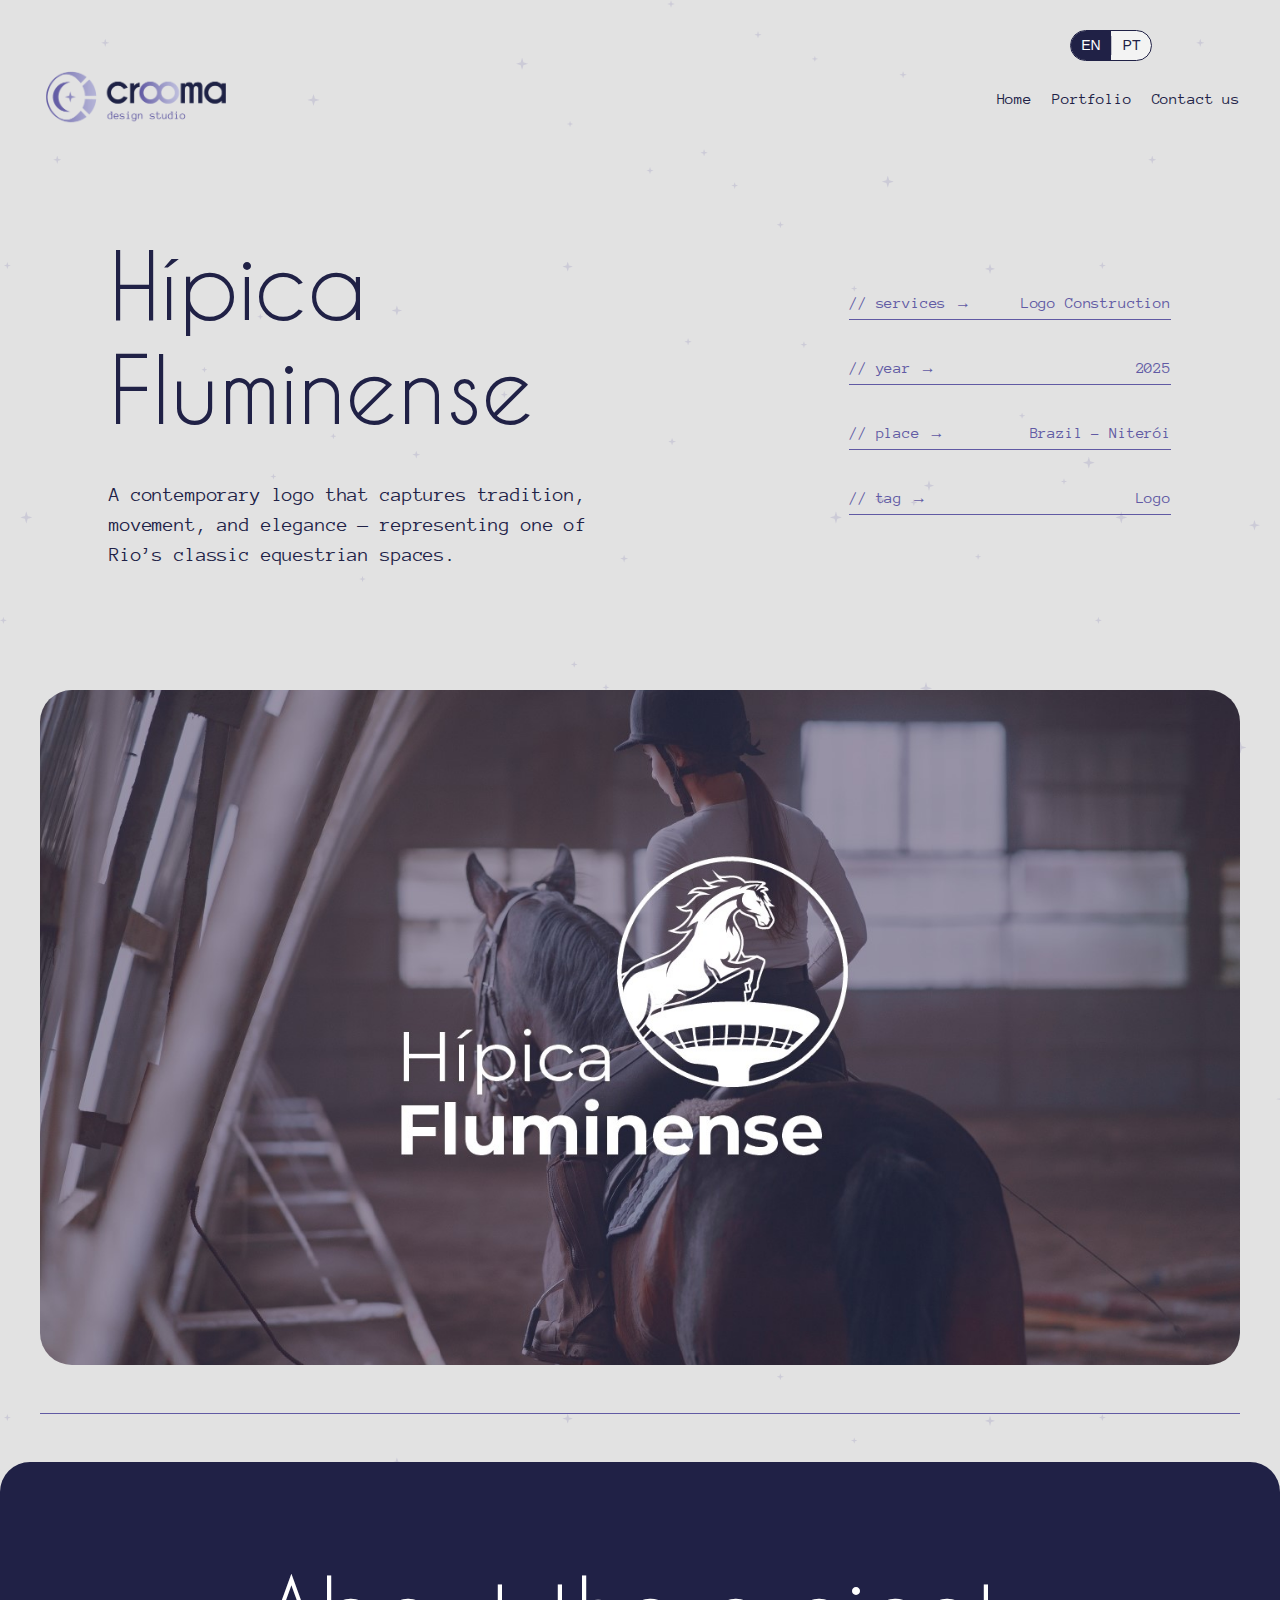
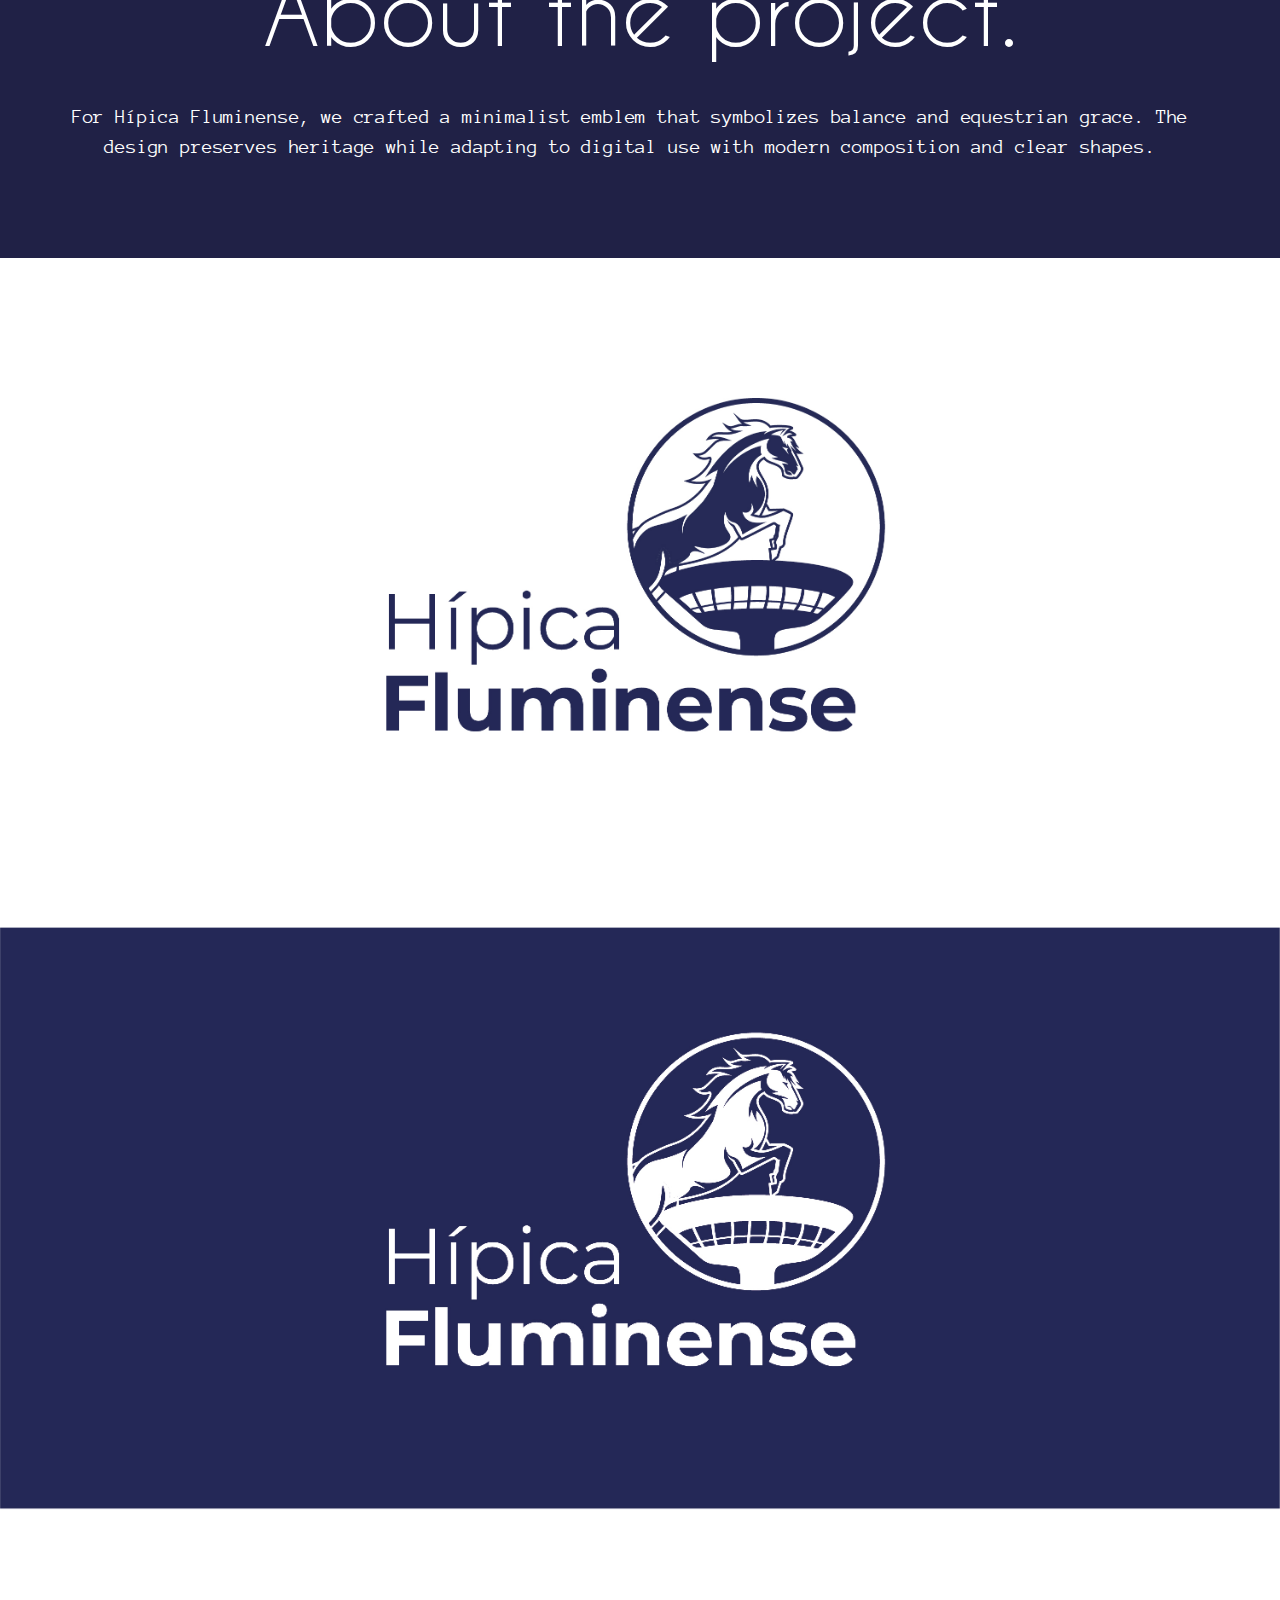
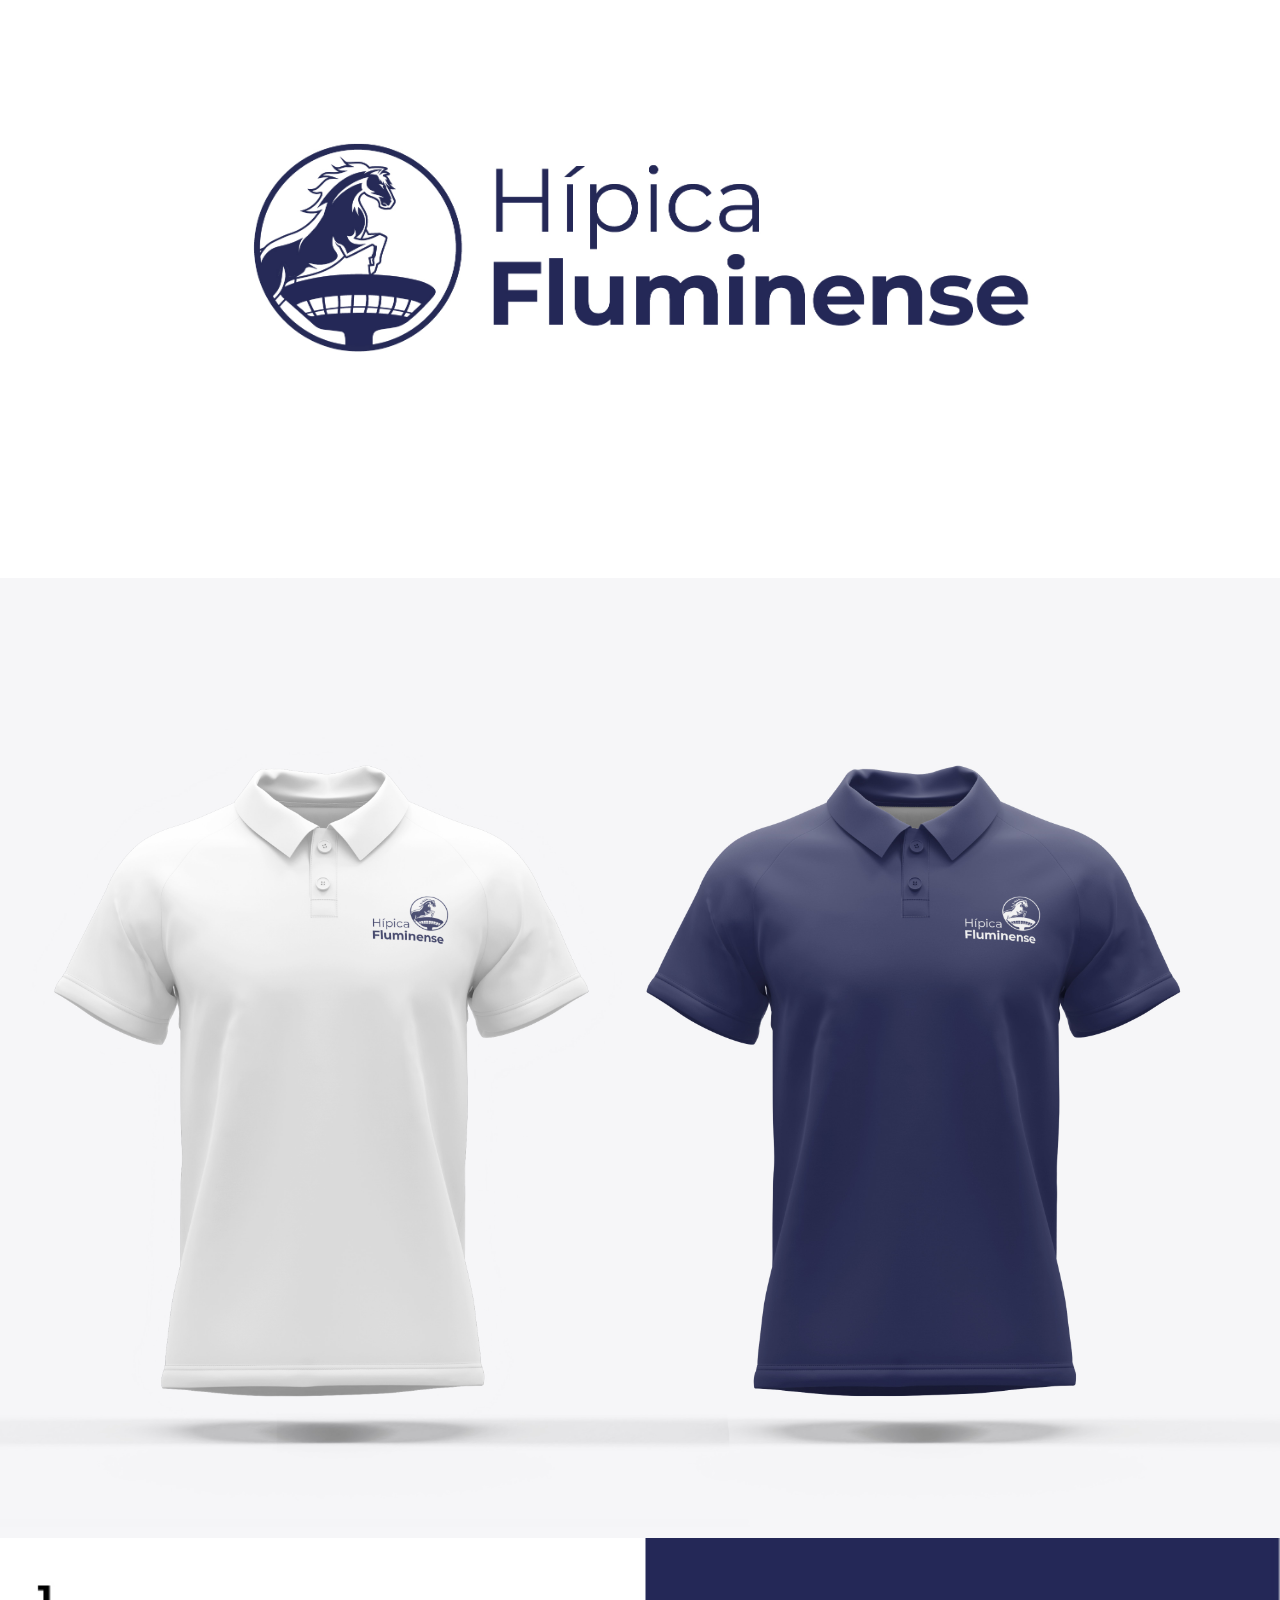
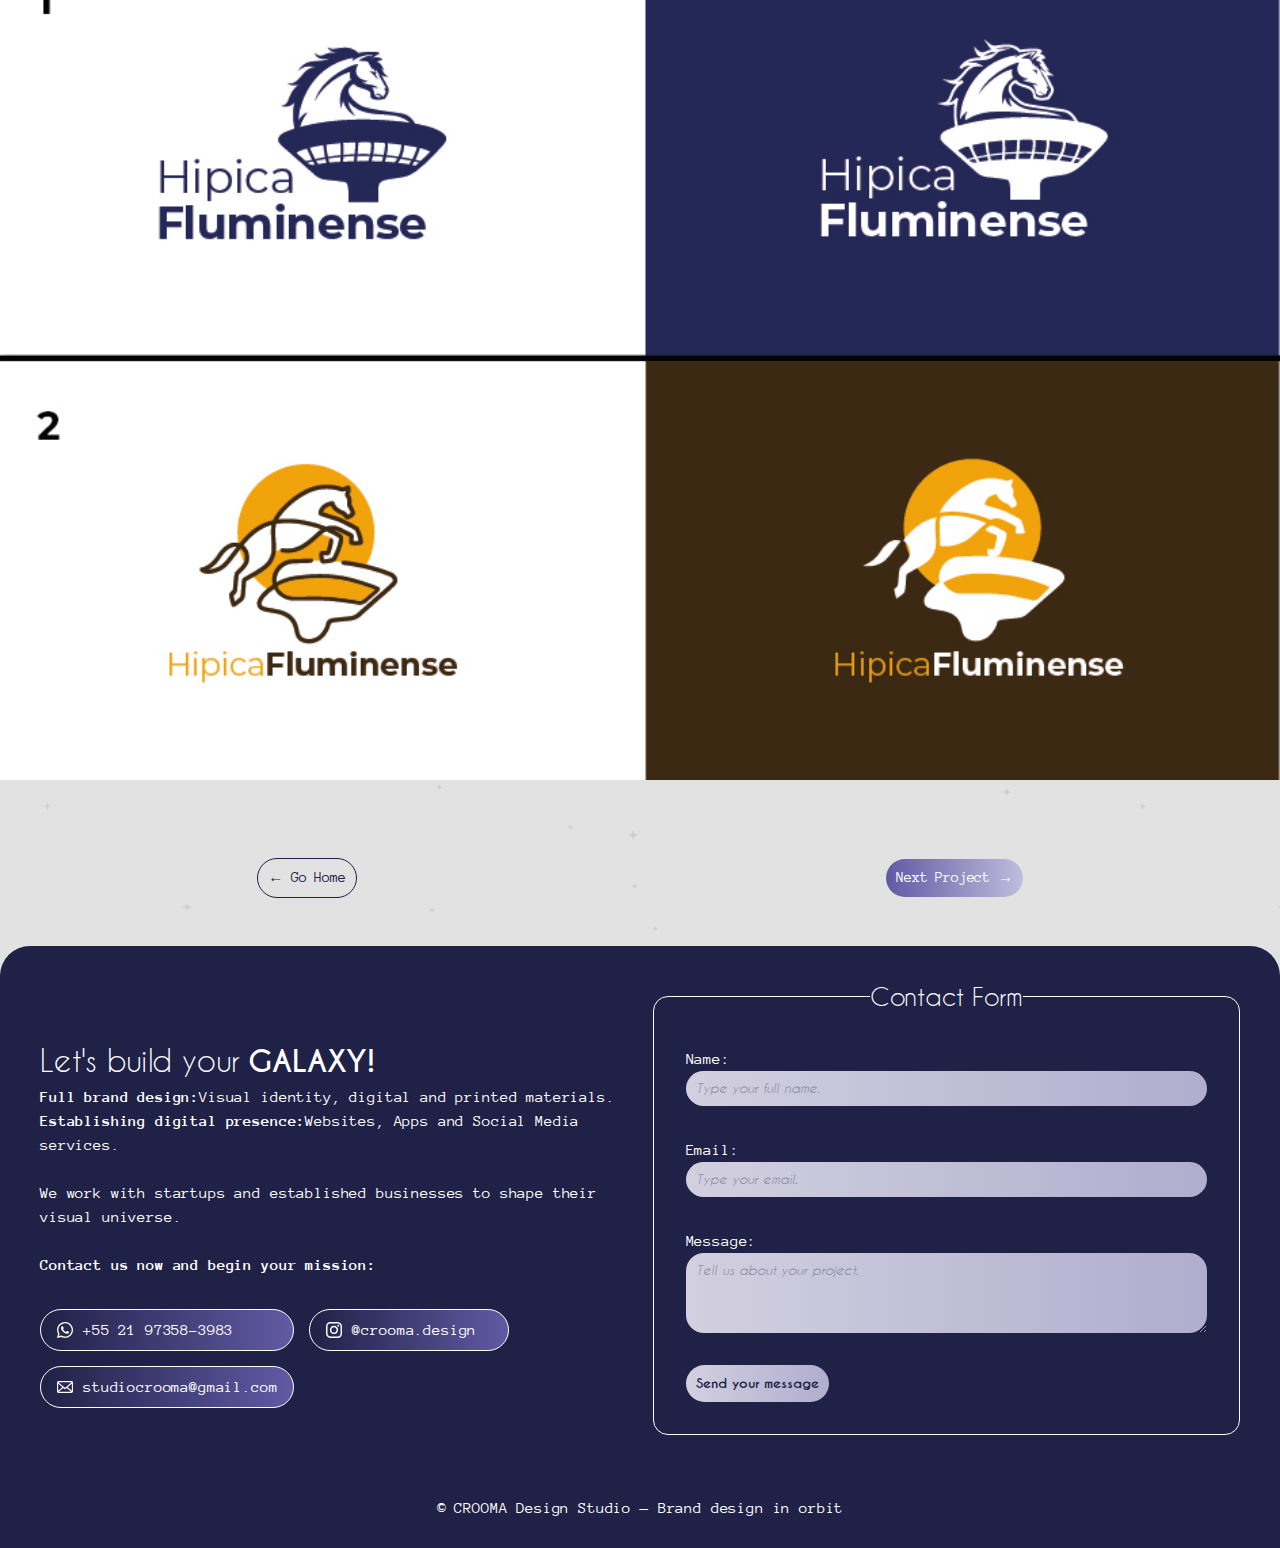
<file: hipica-fluminense.html>
<!DOCTYPE html>
<html lang="en">
  <head>
    <meta charset="UTF-8" />
    <meta
      name="viewport"
      content="width=device-width, initial-scale=1, minimum-scale=1"
    />
    <link rel="canonical" href="https://croomastudio.com/hipica-fluminense" />
    <style>
      @import url("https://fonts.googleapis.com/css2?family=Anonymous+Pro:ital,wght@0,400;0,700;1,400;1,700&display=swap");
    </style>
    <link rel="stylesheet" href="style.css" />
    <link rel="stylesheet" href="portfolio-detail.css" />
    <link rel="icon" type="image/png" href="images/Logos - CROOMA/Simbolo Principal.png"/>
    <title>Portfolio - Hípica Fluminense</title>
  </head>

  <body>
    <div id="header-container" class="container">
      <header>
        <div>
          <a href="/" class="brand-logo">
            <img
              src="images/Logos - CROOMA/Logo Principal Horizontal.png"
              alt="Logotipo Crooma Design Studio"
              class="brand-logo-img"
            />
          </a>
          <div class="lang-pill" aria-label="Language switch">
            <button
              id="lang-en"
              type="button"
              onclick="setLanguage('en')"
              aria-pressed="false"
            >
              EN
            </button>
            <div class="sep"></div>
            <button
              id="lang-pt"
              type="button"
              onclick="setLanguage('pt')"
              aria-pressed="false"
            >
              PT
            </button>
          </div>
          <a href="/" class="mobile-logo">
            <img
              src="images/Logos - CROOMA/Logo Horizontal Monocromatico -  Branco.png"
              alt="Logotipo Crooma Design Studio"
              class="brand-logo-img-mobile"
            />
          </a>
        </div>
        <div class="mobile-menu">
          <div class="line1"></div>
          <div class="line2"></div>
          <div class="line3"></div>
        </div>
        <nav class="main-navigator">
          <ul class="main-menu">
            <li><a href="/"><span data-i18n="nav.home">Home</span></a></li>
            <li><a href="/index.html#portfolio"><span data-i18n="nav.portfolio">Portfolio</span></a></li>
            <li><a href="#contact"><span data-i18n="nav.contact">Contact us</span></a></li>
          </ul>
        </nav>
      </header>
    </div>

    <div class="container">
      <section class="initial-banner">
        <div class="side-title">
          <div class="title"><span data-i18n="overlay.hipica">Hípica Fluminense</span></div>
          <div class="subtitle"><span data-i18n="project.hipica.desc">A contemporary logo that captures tradition, movement, and elegance — representing one of Rio's classic equestrian spaces.</span></div>
        </div>
        <div class="side-info">
          <div class="portfolio-info">
            <div class="info"><span data-i18n="about.card.service">// service →</span></div>
            <div class="info2">Logo Construction</div>
          </div>
          <div class="portfolio-info">
            <div class="info"><span data-i18n="about.card.year">// year →</span></div>
            <div class="info2">2025</div>
          </div>
          <div class="portfolio-info">
            <div class="info"><span data-i18n="about.card.local">// local →</span></div>
            <div class="info2">Brazil - Niterói</div>
          </div>
          <div class="portfolio-info">
            <div class="info"><span data-i18n="about.card.tag">// tag →</span></div>
            <div class="info2">Logo</div>
          </div>
        </div>
      </section>

      <img
        src="images/Imagens Portfolio/Hipica Fluminense/Logo Hipica Fluminense foto.jpg"
        id="portfolio-image"
        class="image"
      />

      <div class="division-line"></div>
    </div>

    <div id="about-project" class="full-lenght">
      <div id="about-project-container" class="container">
        <div id="title-about-project" class="title"><span data-i18n="about.title">About the project.</span></div>
        <div id="about-project-subtitle" class="subtitle"><span data-i18n="project.hipica.subtitle">For Hípica Fluminense, we crafted a minimalist emblem that symbolizes balance and equestrian grace. The design preserves heritage while adapting to digital use with modern composition and clear shapes.</span></div>
      </div>
    </div>

    <div class="portfolio-presentation">
      <img
        src="images/Imagens Portfolio/Hipica Fluminense/Logo Hipica Fluminense - Reformulada-05-05-05 - Copia.jpg"
        id="portfolio-image-presentation"
        alt="presentation hipica fluminense pag-2"
        class="image"
      />
      <img
        src="images/Imagens Portfolio/Hipica Fluminense/01.  Polo Shirt Mockup.jpg"
        id="portfolio-image-presentation"
        alt="presentation hipica fluminense pag-3"
        class="image"
      />
      <img
        src="images/Imagens Portfolio/Hipica Fluminense/Logo Hipica Fluminense 2 Versoes-03.jpg"
        id="portfolio-image-presentation"
        alt="presentation hipica fluminense machado pag-4"
        class="image"
      />
    </div>

    <div id="buttons-project" class="buttons-cta">
      <a href="/index.html" id="button-talk" class="button-cta"><span data-i18n="btn.goHome">← Go Home</span></a>
      <a href="o-burgues.html" id="button-work" class="button-cta"><span data-i18n="btn.nextProject">Next Project →</span></a>
    </div>

    <div id="contact-us" class="full-lenght">
      <div id="contact" class="container">
        <div class="contact-side">
          <div id="contact-subtitle" class="subtitle"><span data-i18n-html="contact.lets">Let's build your </span><strong data-i18n="contact.galaxy">GALAXY!</strong></div>
          <p>
            <strong><span data-i18n="contact.fullbrand">Full brand design:</span></strong><span data-i18n="contact.fullbrand.desc"> Visual identity, digital and
            printed materials.
            </span><br />

            <strong><span data-i18n="contact.digital">Establishing digital presence:</span></strong><span data-i18n="contact.digital.desc"> Websites, Apps and
            <span data-i18n="card.social.title">Social Media</span> services.</span> <br /><br />
          </p>

          <p><span data-i18n="contact.wework">We work with startups and established businesses to shape their visual universe.</span><br /><br />
            <strong><span data-i18n="contact.begin">Contact us now and begin your mission:</span></strong>
          </p>

          <div class="contact-buttons">
            <a
              href="https://wa.me/message/JGO6CBHLOK7OG1"
              target="_blank"
              class="contact-button"
            >
              <img
                src="images/whatsapp.svg"
                id="contact-icon"
                class="subtitle-icon"
              />
              +55 21 97358-3983
            </a>

            <a
              href="https://www.instagram.com/crooma.design/"
              target="_blank"
              class="contact-button"
            >
              <img
                src="images/insta.svg"
                id="contact-icon"
                class="subtitle-icon"
              />
              @crooma.design
            </a>

            <a
              href="mailto:studiocrooma@gmail.com"
              target="_blank"
              class="contact-button"
            >
              <img
                src="images/email.svg"
                id="contact-icon"
                class="subtitle-icon"
              />
              studiocrooma@gmail.com
            </a>
          </div>
        </div>
        <fieldset>
          <legend>
            <span data-i18n="contact.form.legend">Contact Form</span>
          </legend>
          <form class="contact-form">
            <div class="contact-input">
              <label for="name"><span data-i18n="form.name">Name:</span></label>
              <input
                class="input-contactform"
                type="text"
                id="name"
                name="name"
                placeholder="Type your full name."
                data-i18n-ph="ph.name"
                data-i18n-ph="ph.name"
              />
            </div>
            <div class="contact-input">
              <label for="email"
                ><span data-i18n="form.email">Email:</span></label
              >
              <input
                class="input-contactform"
                type="email"
                id="email"
                name="email"
                placeholder=">Type your email."
                data-i18n-ph="ph.email"
              />
            </div>
            <div class="contact-input">
              <label for="message"
                ><span data-i18n="form.message">Message:</span></label
              >
              <textarea
                class="input-contactform"
                type="text"
                rows="4"
                id="message"
                name="message"
                placeholder="Tell us about your project."
                data-i18n-ph="ph.message"
                data-i18n-ph="ph.message"
              ></textarea>
            </div>
            <div class="contact-input">
              <button type="submit" id="submit-button" class="button-submit">
                <span data-i18n="form.send">Send your message</span>
              </button>
            </div>
          </form>
        </fieldset>
      </div>

      <footer><span data-i18n="footer.copy">© CROOMA Design Studio — Brand design in orbit</span></footer>
    </div>
    <script src="mobile-navbar.js"></script>
      <script src="i18n.js"></script>
    <script src="mobile-navbar.js"></script>
  </body>
</html>
</file>
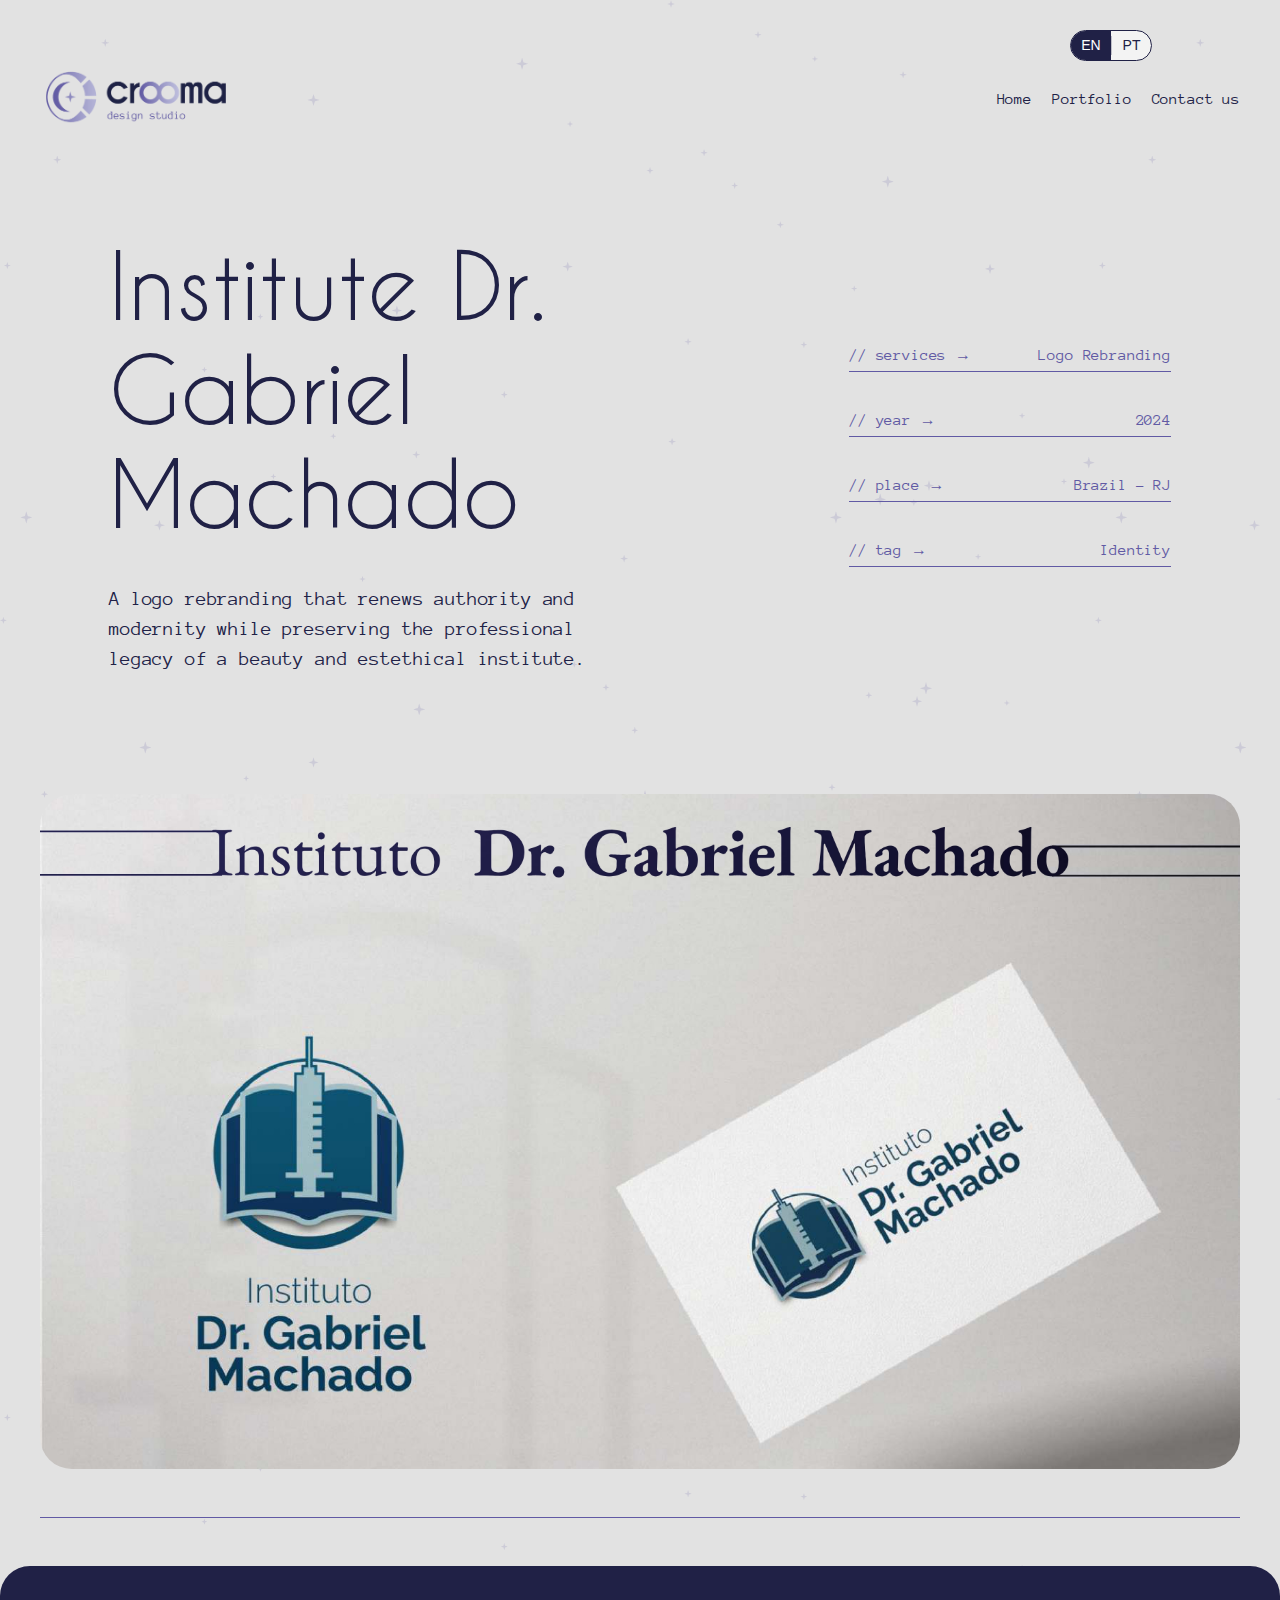
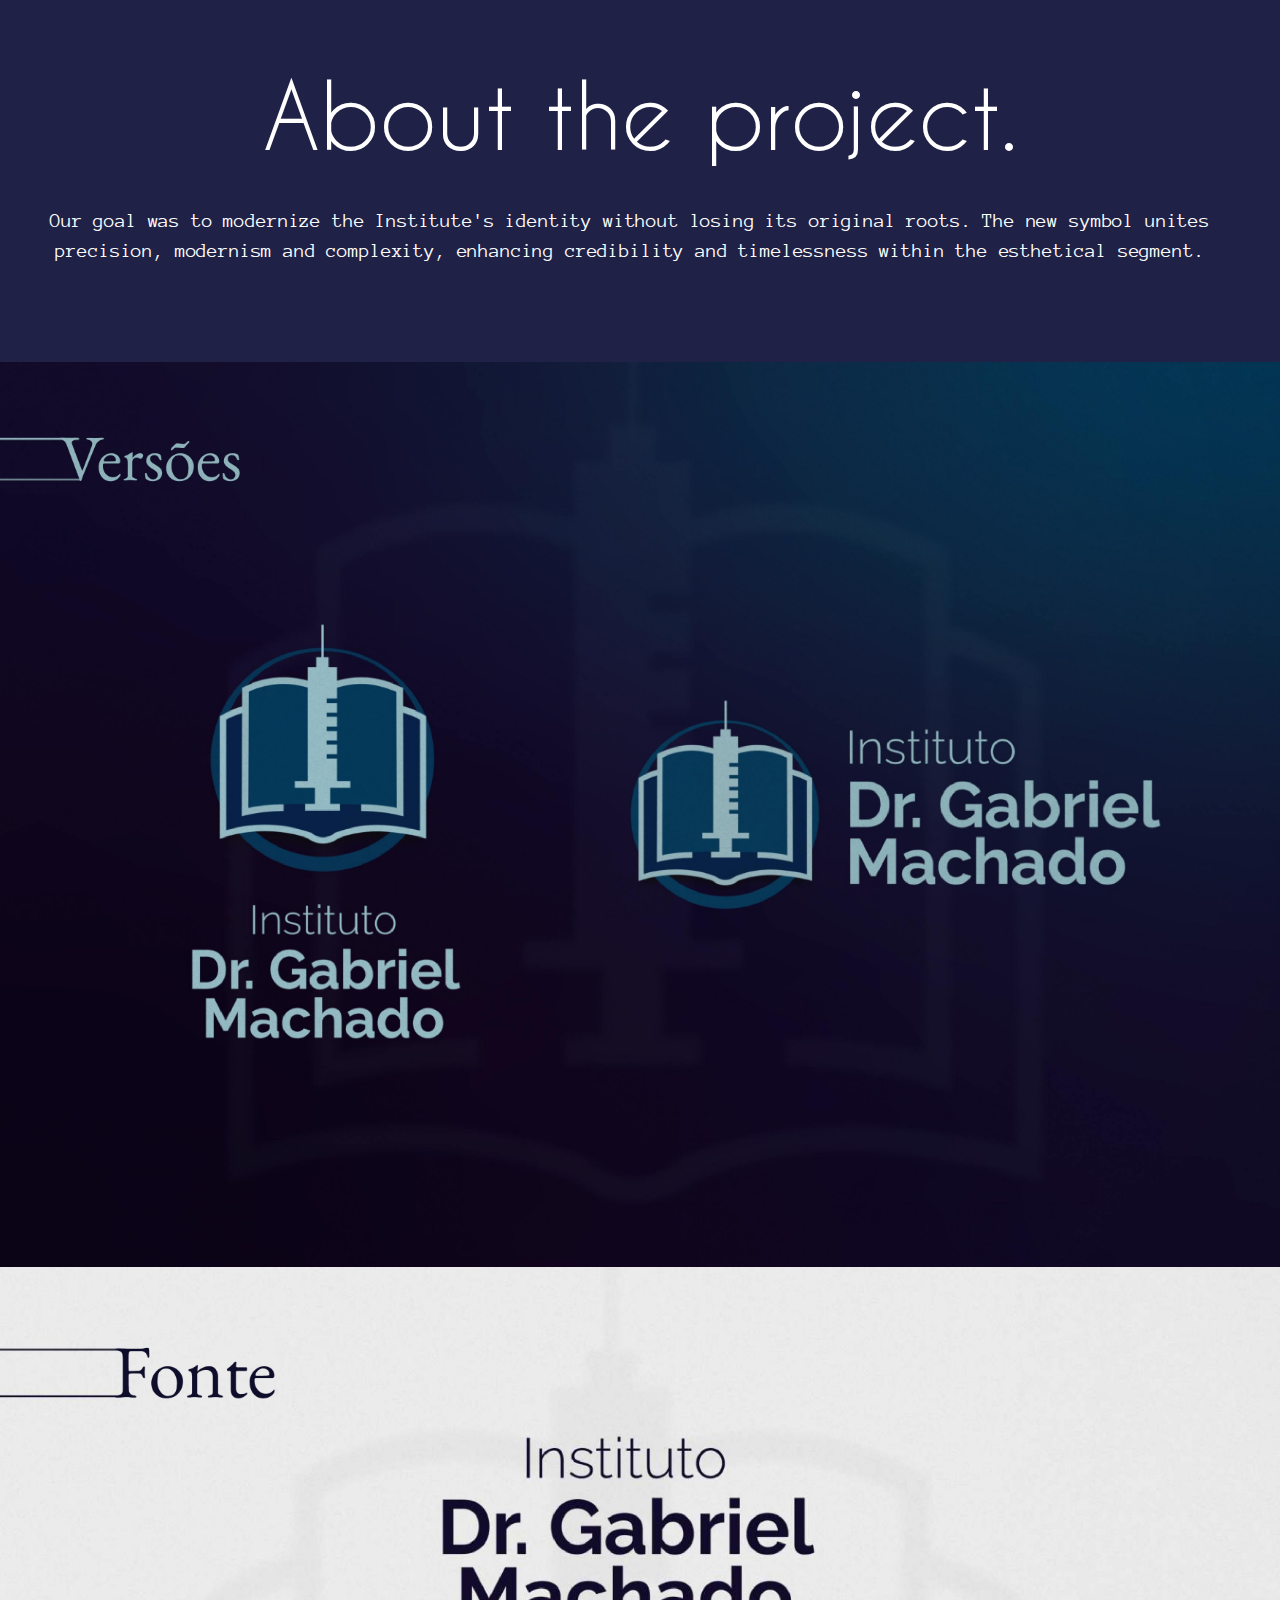
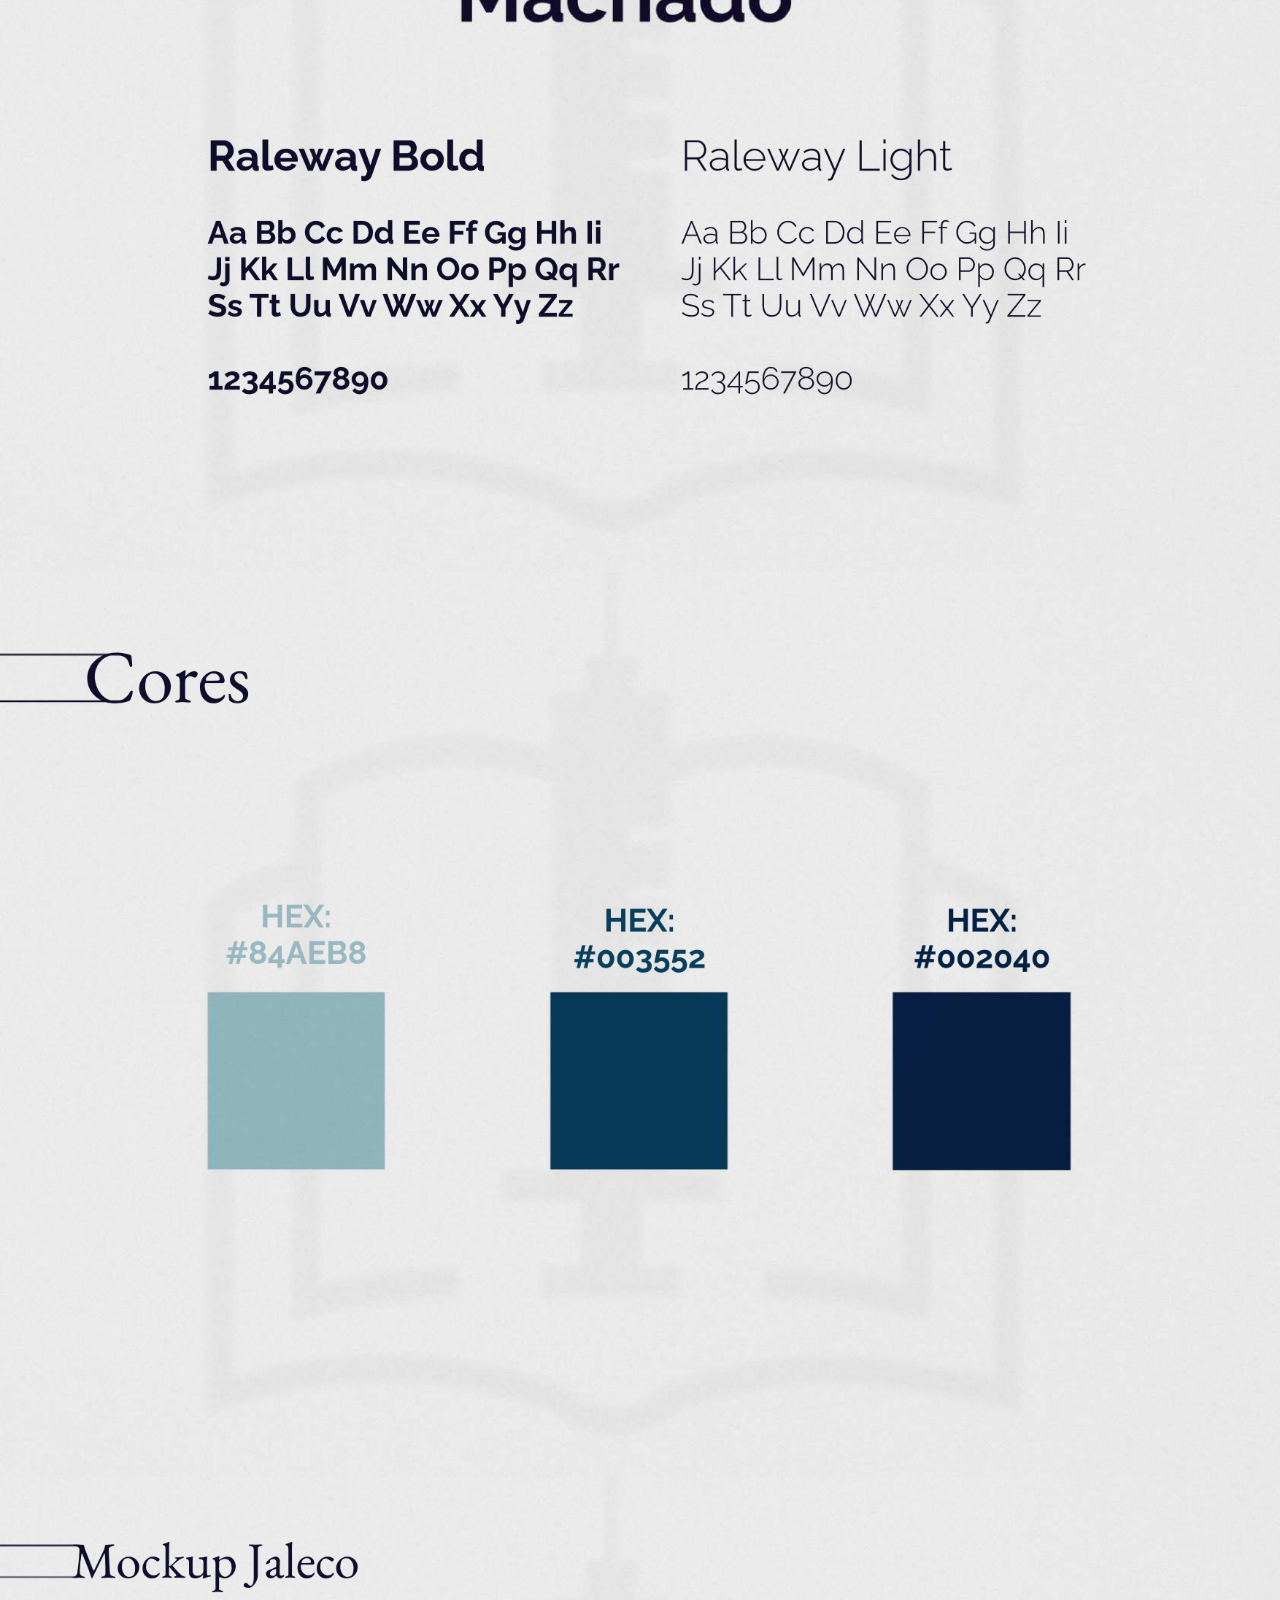
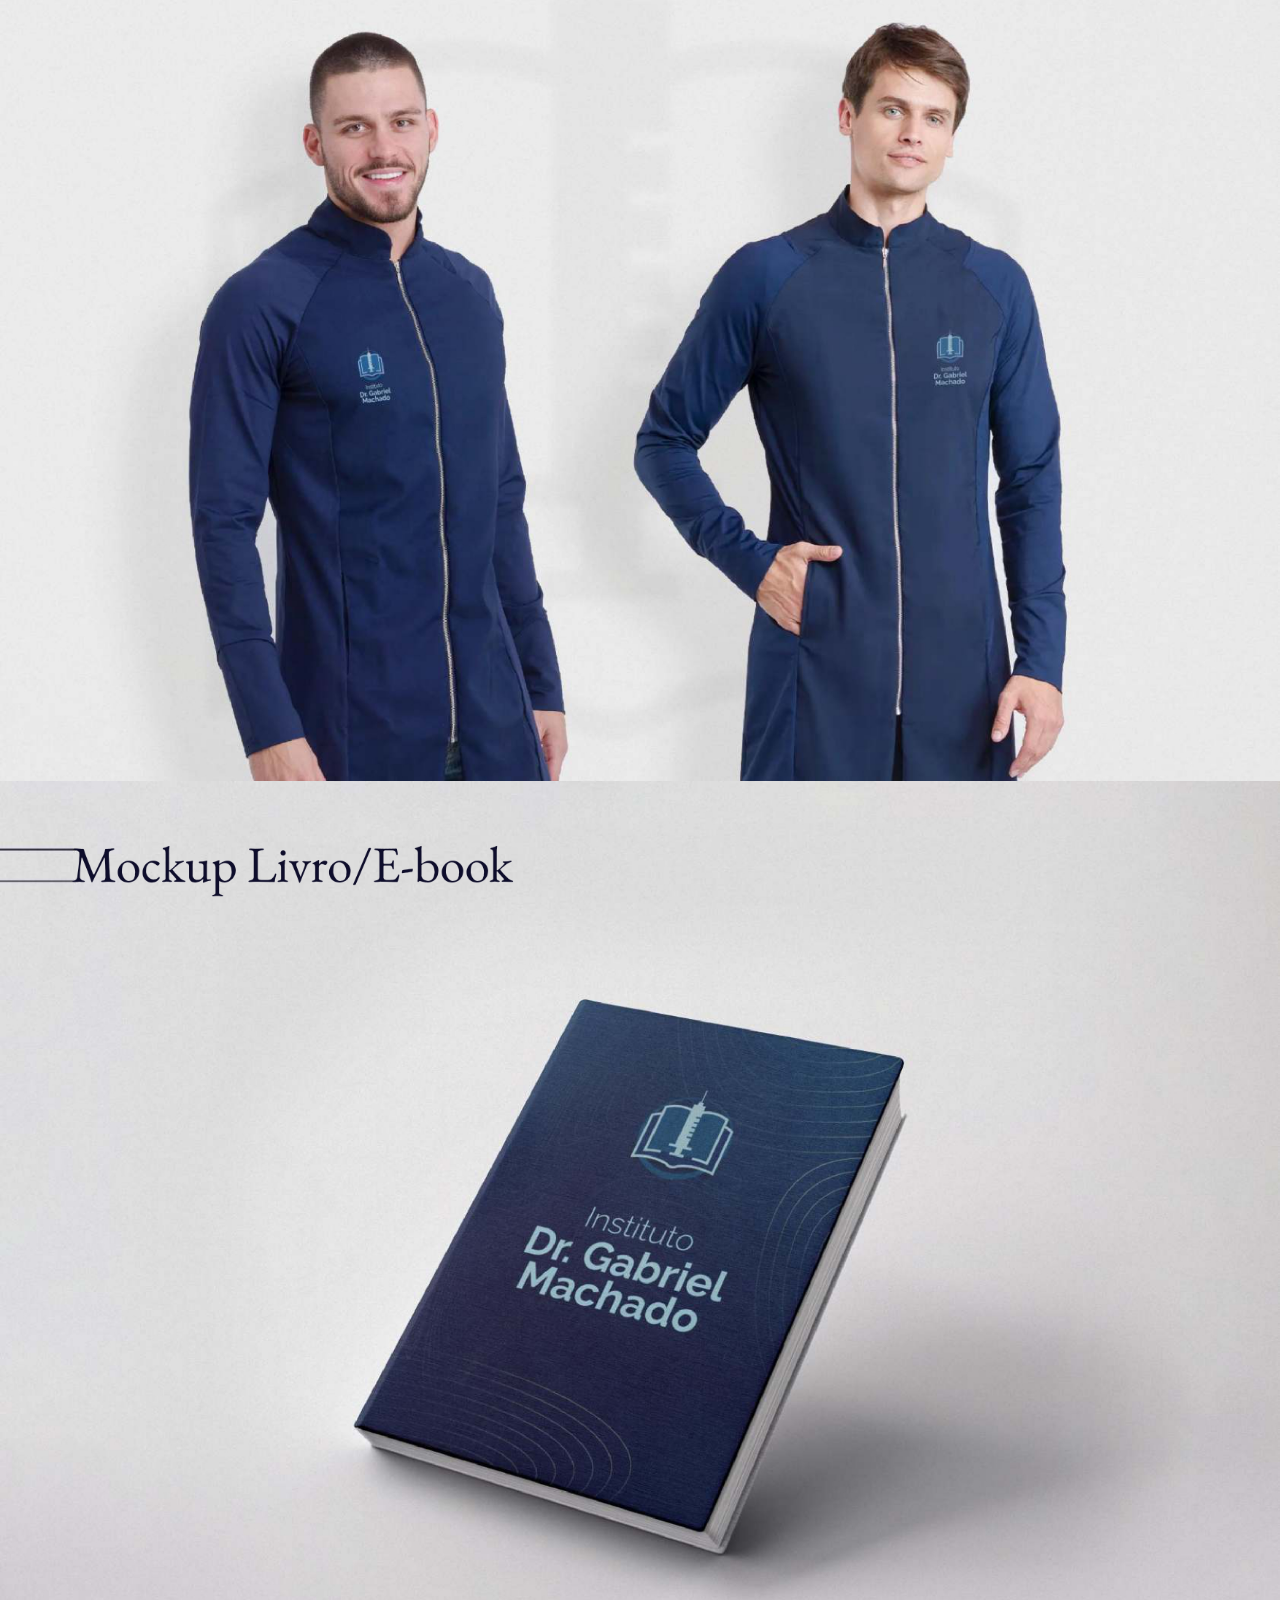
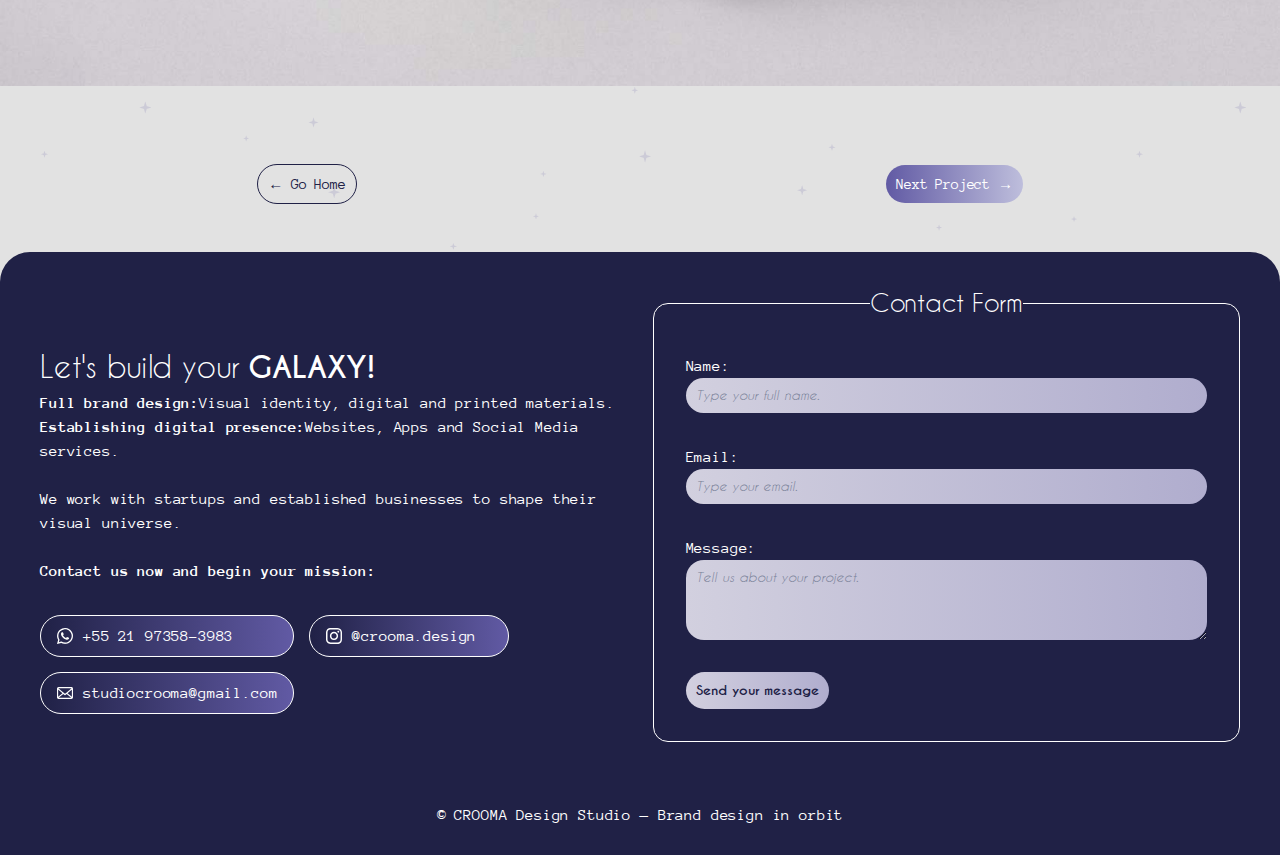
<file: institute-dr-gabriel-machado.html>
<!DOCTYPE html>
<html lang="en">
  <head>
    <meta charset="UTF-8" />
    <meta
      name="viewport"
      content="width=device-width, initial-scale=1, minimum-scale=1"
    />
    <link rel="canonical" href="https://croomastudio.com/institute-dr-gabriel-machado" />
    <style>
      @import url("https://fonts.googleapis.com/css2?family=Anonymous+Pro:ital,wght@0,400;0,700;1,400;1,700&display=swap");
    </style>
    <link rel="stylesheet" href="style.css" />
    <link rel="stylesheet" href="portfolio-detail.css" />
    <link rel="icon" type="image/png" href="images/Logos - CROOMA/Simbolo Principal.png"/>
    <title>Portfolio - Institute Dr. Gabriel Machado</title>
  </head>

  <body>
    <div id="header-container" class="container">
      <header>
        <div>
          <a href="/" class="brand-logo">
            <img
              src="images/Logos - CROOMA/Logo Principal Horizontal.png"
              alt="Logotipo Crooma Design Studio"
              class="brand-logo-img"
            />
          </a>
          <div class="lang-pill" aria-label="Language switch">
            <button
              id="lang-en"
              type="button"
              onclick="setLanguage('en')"
              aria-pressed="false"
            >
              EN
            </button>
            <div class="sep"></div>
            <button
              id="lang-pt"
              type="button"
              onclick="setLanguage('pt')"
              aria-pressed="false"
            >
              PT
            </button>
          </div>
          <a href="/" class="mobile-logo">
            <img
              src="images/Logos - CROOMA/Logo Horizontal Monocromatico -  Branco.png"
              alt="Logotipo Crooma Design Studio"
              class="brand-logo-img-mobile"
            />
          </a>
        </div>
        <div class="mobile-menu">
          <div class="line1"></div>
          <div class="line2"></div>
          <div class="line3"></div>
        </div>
        <nav class="main-navigator">
          <ul class="main-menu">
            <li><a href="/"><span data-i18n="nav.home">Home</span></a></li>
            <li><a href="/index.html#portfolio"><span data-i18n="nav.portfolio">Portfolio</span></a></li>
            <li><a href="#contact"><span data-i18n="nav.contact">Contact us</span></a></li>
          </ul>
        </nav>
      </header>
    </div>

    <div class="container">
      <section class="initial-banner">
        <div class="side-title">
          <div class="title"><span data-i18n="overlay.institute">Institute Dr. Gabriel Machado</span></div>
          <div class="subtitle"><span data-i18n="project.institute.desc">A logo rebranding that renews authority and modernity while preserving the professional legacy of a medical institute.</span></div>
        </div>
        <div class="side-info">
          <div class="portfolio-info">
            <div class="info"><span data-i18n="about.card.service">// service →</span></div>
            <div class="info2">Logo Rebranding</div>
          </div>
          <div class="portfolio-info">
            <div class="info"><span data-i18n="about.card.year">// year →</span></div>
            <div class="info2">2024</div>
          </div>
          <div class="portfolio-info">
            <div class="info"><span data-i18n="about.card.local">// local →</span></div>
            <div class="info2">Brazil - RJ</div>
          </div>
          <div class="portfolio-info">
            <div class="info"><span data-i18n="about.card.tag">// tag →</span></div>
            <div class="info2"><span data-i18n="card.identity.title">Visual Identity</span></div>
          </div>
        </div>
      </section>

      <img
        src="images/Imagens Portfolio/Institute Dr. Gabriel Machado/Apresentacao Logo Instituto Dr. Gabriel Machado3 (2)_page-0001.jpg"
        id="portfolio-image"
        class="image"
      />

      <div class="division-line"></div>
    </div>

    <div id="about-project" class="full-lenght">
      <div id="about-project-container" class="container">
        <div id="title-about-project" class="title"><span data-i18n="about.title">About the project.</span></div>
        <div id="about-project-subtitle" class="subtitle"><span data-i18n="project.institute.subtitle">Our goal was to modernize the Institute's identity without losing its original roots. The new symbol unites precision, modernism and complexity, enhancing credibility and timelessness within the esthetical segment.</span></div>
      </div>
    </div>

    <div class="portfolio-presentation">
      <img
        src="images/Imagens Portfolio/Institute Dr. Gabriel Machado/Apresentacao Logo Instituto Dr. Gabriel Machado3 (2)_page-0002.jpg"
        id="portfolio-image-presentation"
        alt="presentation institute dr gabriel machado pag-2"
        class="image"
      />
      <img
        src="images/Imagens Portfolio/Institute Dr. Gabriel Machado/Apresentacao Logo Instituto Dr. Gabriel Machado3 (2)_page-0003.jpg"
        id="portfolio-image-presentation"
        alt="presentation institute dr gabriel machado pag-3"
        class="image"
      />
      <img
        src="images/Imagens Portfolio/Institute Dr. Gabriel Machado/Apresentacao Logo Instituto Dr. Gabriel Machado3 (2)_page-0004.jpg"
        id="portfolio-image-presentation"
        alt="presentation institute dr gabriel machado pag-4"
        class="image"
      />
      <img
        src="images/Imagens Portfolio/Institute Dr. Gabriel Machado/Apresentacao Logo Instituto Dr. Gabriel Machado3 (2)_page-0005.jpg"
        id="portfolio-image-presentation"
        alt="presentation institute dr gabriel machado pag-5"
        class="image"
      />
      <img
        src="images/Imagens Portfolio/Institute Dr. Gabriel Machado/Apresentacao Logo Instituto Dr. Gabriel Machado3 (2)_page-0006.jpg"
        id="portfolio-image-presentation"
        alt="presentation institute dr gabriel machado pag-6"
        class="image"
      />
    </div>

    <div id="buttons-project" class="buttons-cta">
      <a href="/index.html" id="button-talk" class="button-cta"><span data-i18n="btn.goHome">← Go Home</span></a>
      <a href="hipica-fluminense.html" id="button-work" class="button-cta"><span data-i18n="btn.nextProject">Next Project →</span></a>
    </div>

    <div id="contact-us" class="full-lenght">
      <div id="contact" class="container">
        <div class="contact-side">
          <div id="contact-subtitle" class="subtitle"><span data-i18n-html="contact.lets">Let's build your </span><strong data-i18n="contact.galaxy">GALAXY!</strong></div>
          <p>
            <strong><span data-i18n="contact.fullbrand">Full brand design:</span></strong><span data-i18n="contact.fullbrand.desc"> Visual identity, digital and
            printed materials.</span>
            <br />

            <strong><span data-i18n="contact.digital">Establishing digital presence:</span></strong><span data-i18n="contact.digital.desc"> Websites, Apps and<span data-i18n="card.social.title">Social Media</span>services.</span> <br /><br />
          </p>

          <p>
            <span data-i18n="contact.wework">We work with startups and established businesses to shape their visual universe.</span><br /><br />
            <strong><span data-i18n="contact.begin">Contact us now and begin your mission:</span></strong>
          </p>

          <div class="contact-buttons">
            <a
              href="https://wa.me/message/JGO6CBHLOK7OG1"
              target="_blank"
              class="contact-button"
            >
              <img
                src="images/whatsapp.svg"
                id="contact-icon"
                class="subtitle-icon"
              />
              +55 21 97358-3983
            </a>

            <a
              href="https://www.instagram.com/crooma.design/"
              target="_blank"
              class="contact-button"
            >
              <img
                src="images/insta.svg"
                id="contact-icon"
                class="subtitle-icon"
              />
              @crooma.design
            </a>

            <a
              href="mailto:studiocrooma@gmail.com"
              target="_blank"
              class="contact-button"
            >
              <img
                src="images/email.svg"
                id="contact-icon"
                class="subtitle-icon"
              />
              studiocrooma@gmail.com
            </a>
          </div>
        </div>
        <fieldset>
          <legend>
            <span data-i18n="contact.form.legend">Contact Form</span>
          </legend>
          <form class="contact-form">
            <div class="contact-input">
              <label for="name"><span data-i18n="form.name">Name:</span></label>
              <input
                class="input-contactform"
                type="text"
                id="name"
                name="name"
                placeholder="Type your full name."
                data-i18n-ph="ph.name"
                data-i18n-ph="ph.name"
              />
            </div>
            <div class="contact-input">
              <label for="email"
                ><span data-i18n="form.email">Email:</span></label
              >
              <input
                class="input-contactform"
                type="email"
                id="email"
                name="email"
                placeholder=">Type your email."
                data-i18n-ph="ph.email"
              />
            </div>
            <div class="contact-input">
              <label for="message"
                ><span data-i18n="form.message">Message:</span></label
              >
              <textarea
                class="input-contactform"
                type="text"
                rows="4"
                id="message"
                name="message"
                placeholder="Tell us about your project."
                data-i18n-ph="ph.message"
                data-i18n-ph="ph.message"
              ></textarea>
            </div>
            <div class="contact-input">
              <button type="submit" id="submit-button" class="button-submit">
                <span data-i18n="form.send">Send your message</span>
              </button>
            </div>
          </form>
        </fieldset>
      </div>

      <footer>© CROOMA Design Studio — Brand design in orbit</footer>
    </div>
    <script src="mobile-navbar.js"></script>
      <script src="i18n.js"></script>
    <script src="mobile-navbar.js"></script>
  </body>
</html>
</file>
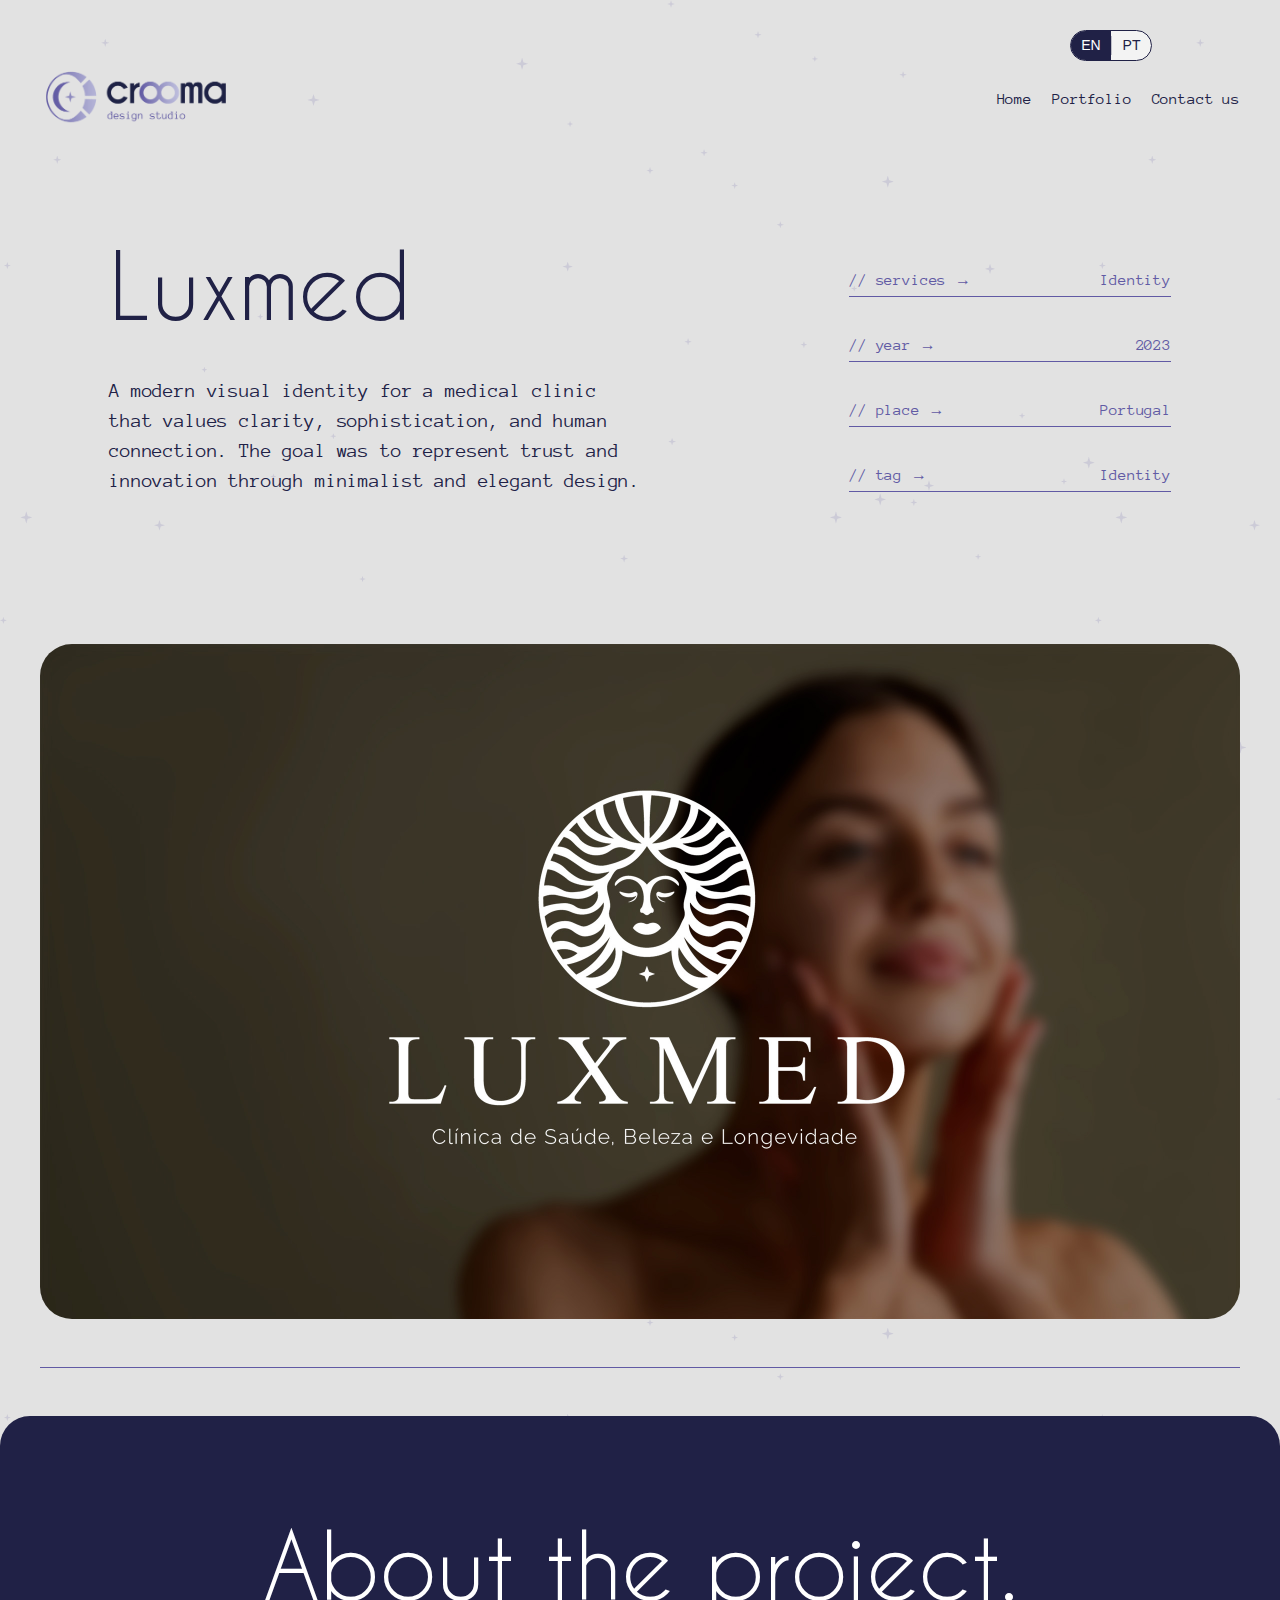
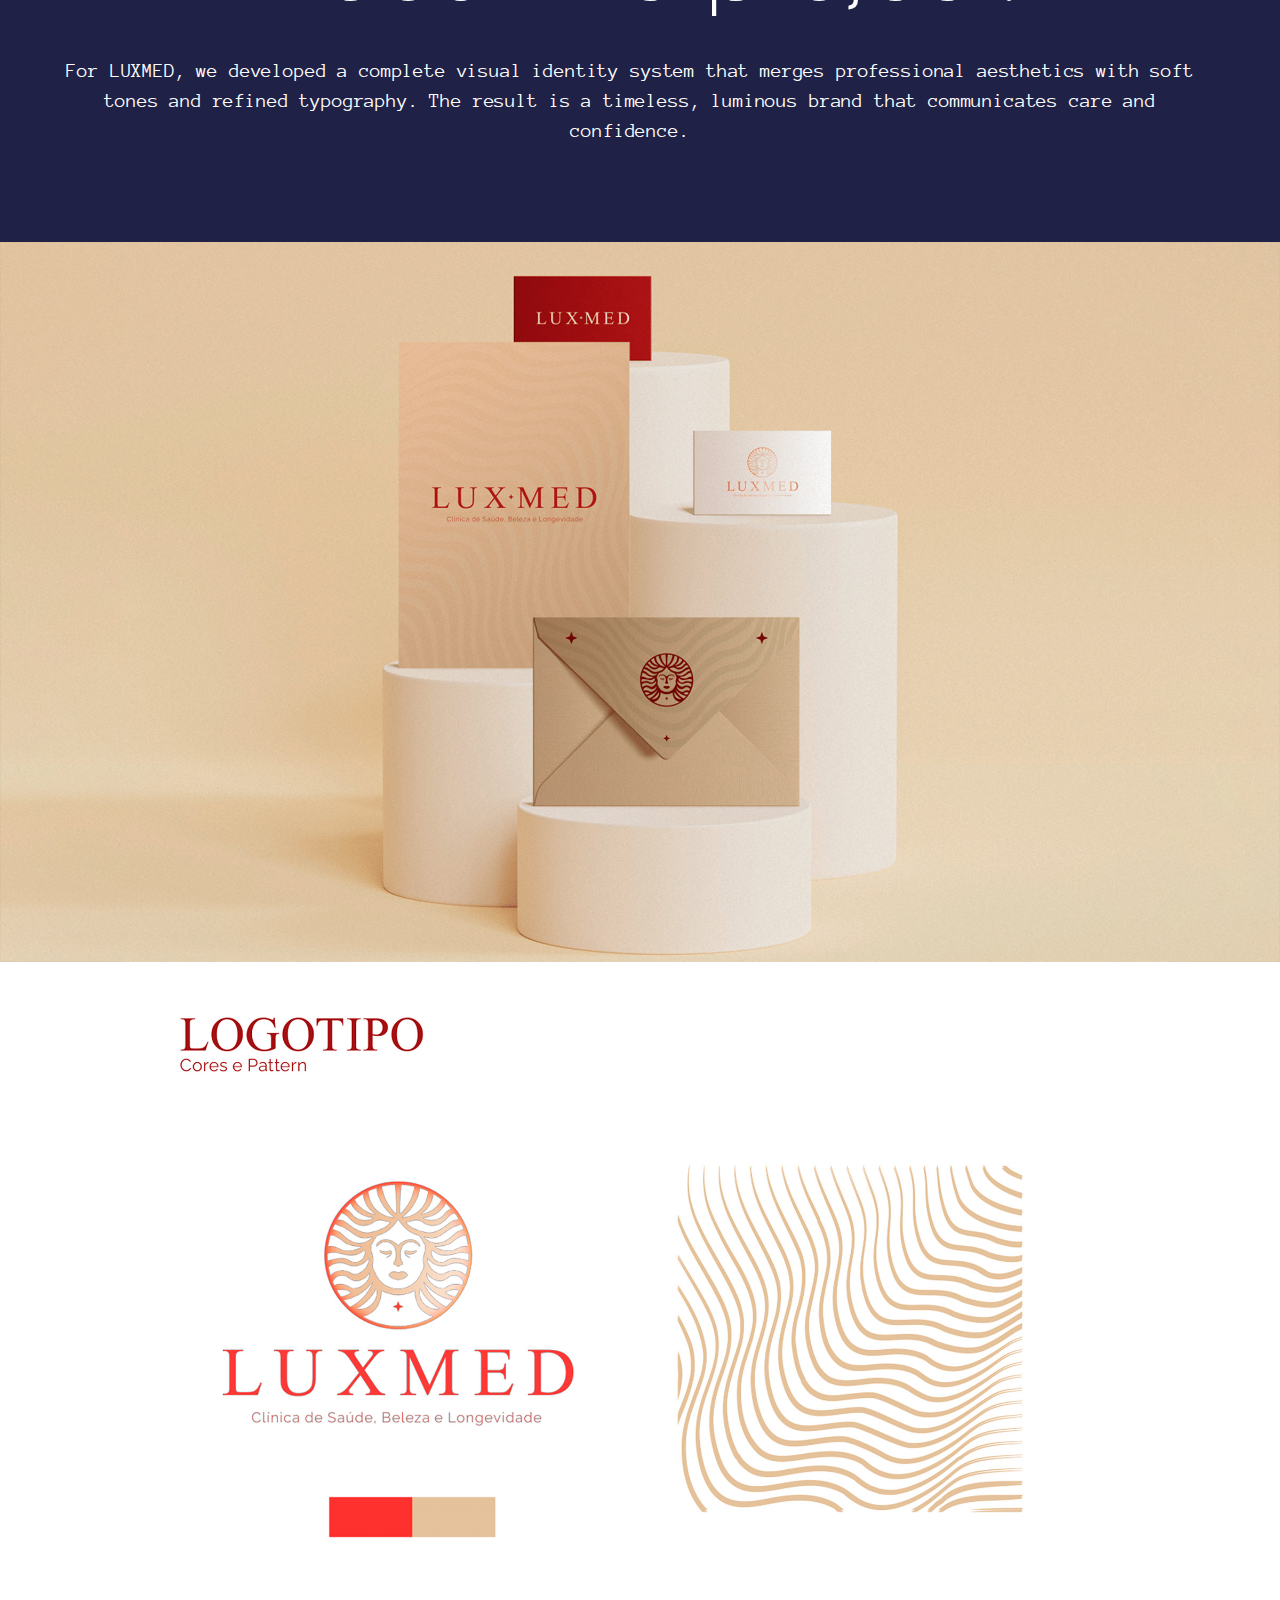
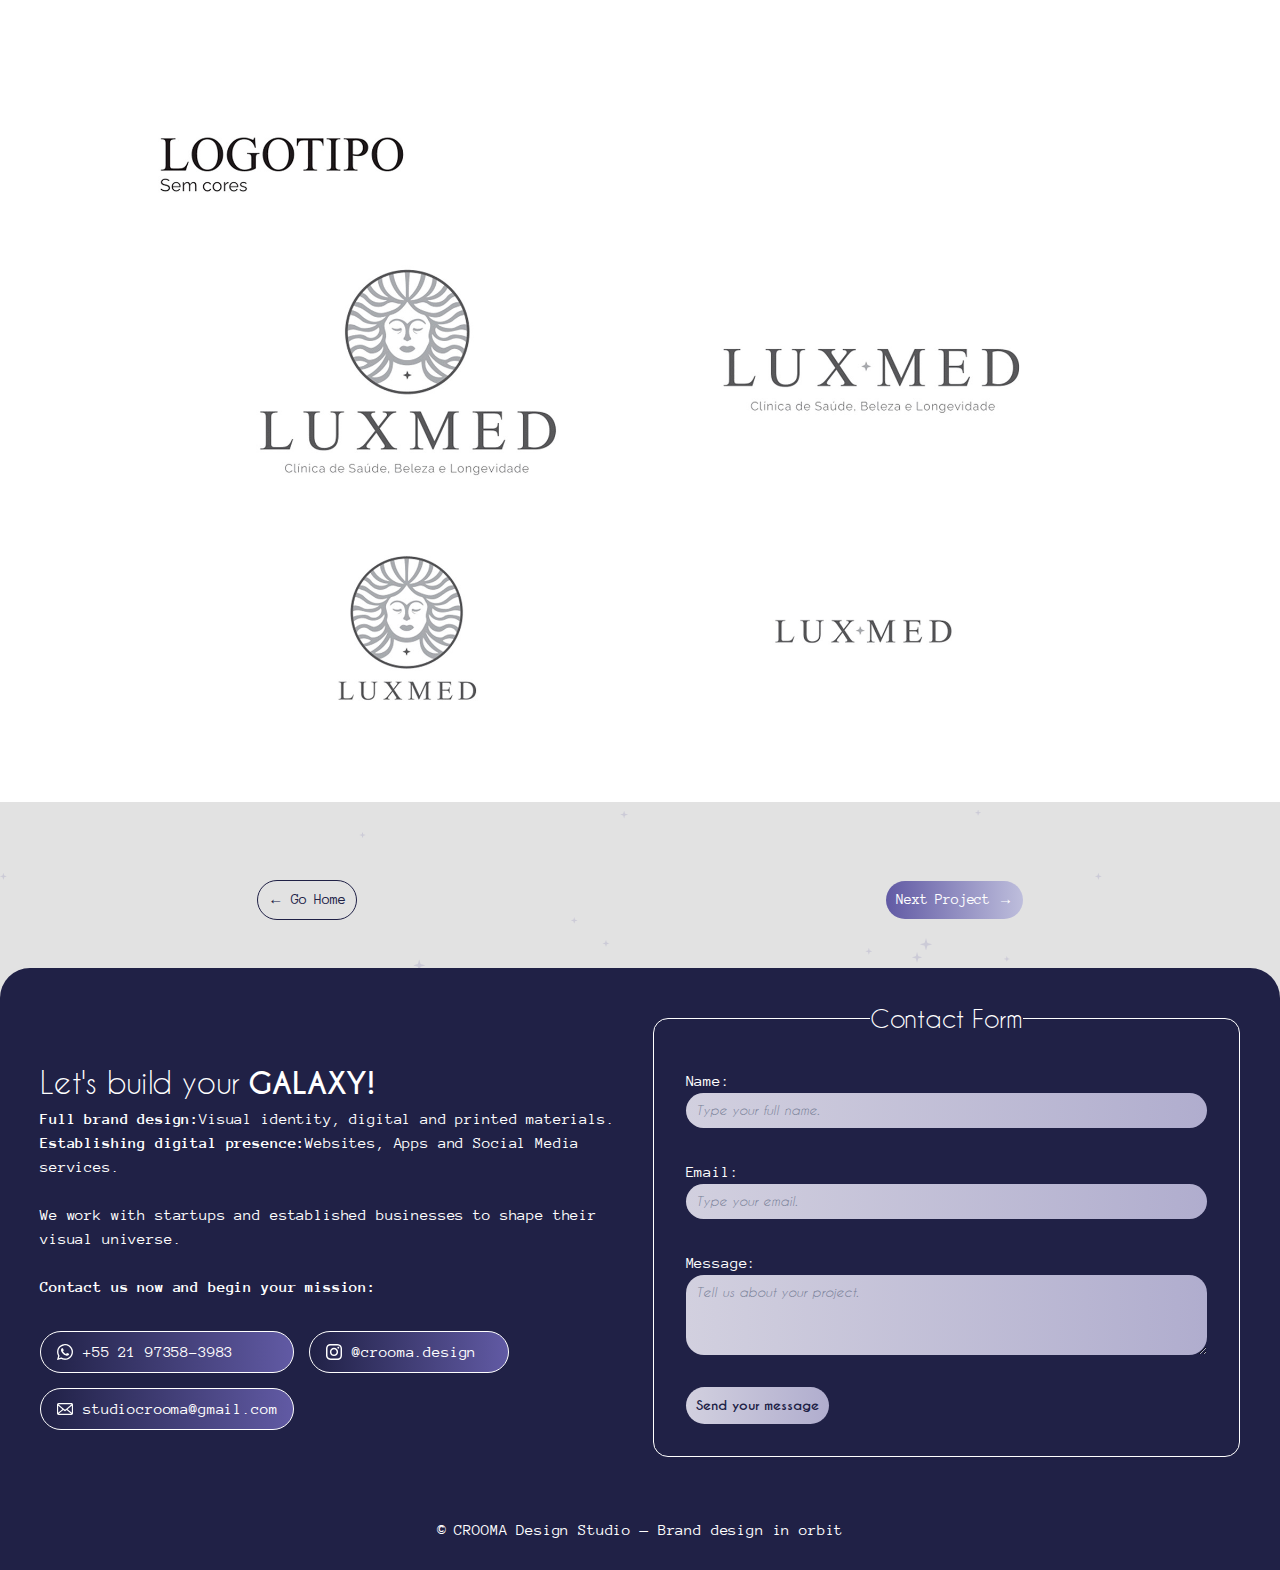
<file: luxmed.html>
<!DOCTYPE html>
<html lang="en">
  <head>
    <meta charset="UTF-8" />
    <meta
      name="viewport"
      content="width=device-width, initial-scale=1, minimum-scale=1"
    />
    <link rel="canonical" href="https://croomastudio.com/luxmed" />
    <style>
      @import url("https://fonts.googleapis.com/css2?family=Anonymous+Pro:ital,wght@0,400;0,700;1,400;1,700&display=swap");
    </style>
    <link rel="stylesheet" href="style.css" />
    <link rel="stylesheet" href="portfolio-detail.css" />
    <link rel="icon" type="image/png" href="images/Logos - CROOMA/Simbolo Principal.png"/>
    <title>Portfolio - Luxmed</title>
  </head>

  <body>
    <div id="header-container" class="container">
      <header>
        <div>
          <a href="/" class="brand-logo">
            <img
              src="images/Logos - CROOMA/Logo Principal Horizontal.png"
              alt="Logotipo Crooma Design Studio"
              class="brand-logo-img"
            />
          </a>
          <div class="lang-pill" aria-label="Language switch">
            <button
              id="lang-en"
              type="button"
              onclick="setLanguage('en')"
              aria-pressed="false"
            >
              EN
            </button>
            <div class="sep"></div>
            <button
              id="lang-pt"
              type="button"
              onclick="setLanguage('pt')"
              aria-pressed="false"
            >
              PT
            </button>
          </div>
          <a href="/" class="mobile-logo">
            <img
              src="images/Logos - CROOMA/Logo Horizontal Monocromatico -  Branco.png"
              alt="Logotipo Crooma Design Studio"
              class="brand-logo-img-mobile"
            />
          </a>
        </div>
        <div class="mobile-menu">
          <div class="line1"></div>
          <div class="line2"></div>
          <div class="line3"></div>
        </div>
        <nav class="main-navigator">
          <ul class="main-menu">
            <li><a href="/"><span data-i18n="nav.home">Home</span></a></li>
            <li><a href="/index.html#portfolio"><span data-i18n="nav.portfolio">Portfolio</span></a></li>
            <li><a href="#contact"><span data-i18n="nav.contact">Contact us</span></a></li>
          </ul>
        </nav>
      </header>
    </div>

    <div class="container">
      <section class="initial-banner">
        <div class="side-title">
          <div class="title"><span data-i18n="overlay.luxmed">LUXMED</span></div>
          <div class="subtitle"><span data-i18n="project.luxmed.desc">A modern visual identity for a medical clinic that values clarity,
            sophistication, and human connection. The goal was to represent
            trust and innovation through minimalist and elegant design.</span></div>
        </div>
        <div class="side-info">
          <div class="portfolio-info">
            <div class="info"><span data-i18n="about.card.service">// service →</span></div>
            <div class="info2"><span data-i18n="card.identity.title">Visual Identity</span></div>
          </div>
          <div class="portfolio-info">
            <div class="info"><span data-i18n="about.card.year">// year →</span></div>
            <div class="info2">2023</div>
          </div>
          <div class="portfolio-info">
            <div class="info"><span data-i18n="about.card.local">// local →</span></div>
            <div class="info2">Portugal</div>
          </div>
          <div class="portfolio-info">
            <div class="info"><span data-i18n="about.card.tag">// tag →</span></div>
            <div class="info2"><span data-i18n="card.identity.title">Visual Identity</span></div>
          </div>
        </div>
      </section>

      <img
        src="images/Imagens Portfolio/luxmed.jpg"
        id="portfolio-image"
        class="image"
      />

      <div class="division-line"></div>
    </div>

    <div id="about-project" class="full-lenght">
      <div id="about-project-container" class="container">
        <div id="title-about-project" class="title"><span data-i18n="about.title">About the project.</span></div>
        <div id="about-project-subtitle" class="subtitle"><span data-i18n="project.luxmed.subtitle">For LUXMED, we developed a complete visual identity system that merges
          professional aesthetics with soft tones and refined typography. The
          result is a timeless, luminous brand that communicates care and
          confidence.</span></div>
      </div>
    </div>

    <div class="portfolio-presentation">
      <img
        src="images/Imagens Portfolio/luxmed/Logo Apresentacao.jpg"
        alt="presentation luxmed pag-2"
        id="portfolio-image-presentation"
        class="image"
      />
      <img
        src="images/Imagens Portfolio/luxmed/Logo Apresentacao3.jpg"
        alt="presentation luxmed pag-3"
        id="portfolio-image-presentation"
        class="image"
      />
      <img
        src="images/Imagens Portfolio/luxmed/Logo Apresentacao2.jpg"
        alt="presentation luxmed pag-4"
        id="portfolio-image-presentation"
        class="image"
      />
    </div>

    <div id="buttons-project" class="buttons-cta">
      <a href="/index.html" id="button-talk" class="button-cta"><span data-i18n="btn.goHome">← Go Home</span></a>
      <a href="trader-raiz.html" id="button-work" class="button-cta"
        ><span data-i18n="btn.nextProject">Next Project →</span></a
      >
    </div>

    <div id="contact-us" class="full-lenght">
      <div id="contact" class="container">
        <div class="contact-side">
          <div id="contact-subtitle" class="subtitle"><span data-i18n-html="contact.lets">Let's build your </span><strong data-i18n="contact.galaxy">GALAXY!</strong></div>
          <p>
            <strong><span data-i18n="contact.fullbrand">Full brand design:</span></strong><span data-i18n="contact.fullbrand.desc"> Visual identity, digital and
            printed materials.</span>
            <br />

            <strong><span data-i18n="contact.digital">Establishing digital presence:</span></strong><span data-i18n="contact.digital.desc"> Websites, Apps and<span data-i18n="card.social.title">Social Media</span>services.</span> <br /><br />
          </p>

          <p>
            <span data-i18n="contact.wework">We work with startups and established businesses to shape their visual universe.</span><br /><br />
            <strong><span data-i18n="contact.begin">Contact us now and begin your mission:</span></strong>
          </p>

          <div class="contact-buttons">
            <a
              href="https://wa.me/message/JGO6CBHLOK7OG1"
              target="_blank"
              class="contact-button"
            >
              <img
                src="images/whatsapp.svg"
                id="contact-icon"
                class="subtitle-icon"
              />
              +55 21 97358-3983
            </a>

            <a
              href="https://www.instagram.com/crooma.design/"
              target="_blank"
              class="contact-button"
            >
              <img
                src="images/insta.svg"
                id="contact-icon"
                class="subtitle-icon"
              />
              @crooma.design
            </a>

            <a
              href="mailto:studiocrooma@gmail.com"
              target="_blank"
              class="contact-button"
            >
              <img
                src="images/email.svg"
                id="contact-icon"
                class="subtitle-icon"
              />
              studiocrooma@gmail.com
            </a>
          </div>
        </div>
        <fieldset>
          <legend>
            <span data-i18n="contact.form.legend">Contact Form</span>
          </legend>
          <form class="contact-form">
            <div class="contact-input">
              <label for="name"><span data-i18n="form.name">Name:</span></label>
              <input
                class="input-contactform"
                type="text"
                id="name"
                name="name"
                placeholder="Type your full name."
                data-i18n-ph="ph.name"
                data-i18n-ph="ph.name"
              />
            </div>
            <div class="contact-input">
              <label for="email"
                ><span data-i18n="form.email">Email:</span></label
              >
              <input
                class="input-contactform"
                type="email"
                id="email"
                name="email"
                placeholder=">Type your email."
                data-i18n-ph="ph.email"
              />
            </div>
            <div class="contact-input">
              <label for="message"
                ><span data-i18n="form.message">Message:</span></label
              >
              <textarea
                class="input-contactform"
                type="text"
                rows="4"
                id="message"
                name="message"
                placeholder="Tell us about your project."
                data-i18n-ph="ph.message"
                data-i18n-ph="ph.message"
              ></textarea>
            </div>
            <div class="contact-input">
              <button type="submit" id="submit-button" class="button-submit">
                <span data-i18n="form.send">Send your message</span>
              </button>
            </div>
          </form>
        </fieldset>
      </div>

      <footer>© CROOMA Design Studio — Brand design in orbit</footer>
    </div>
    <script src="mobile-navbar.js"></script>
      <script src="i18n.js"></script>
    <script src="mobile-navbar.js"></script>
  </body>
</html>
</file>
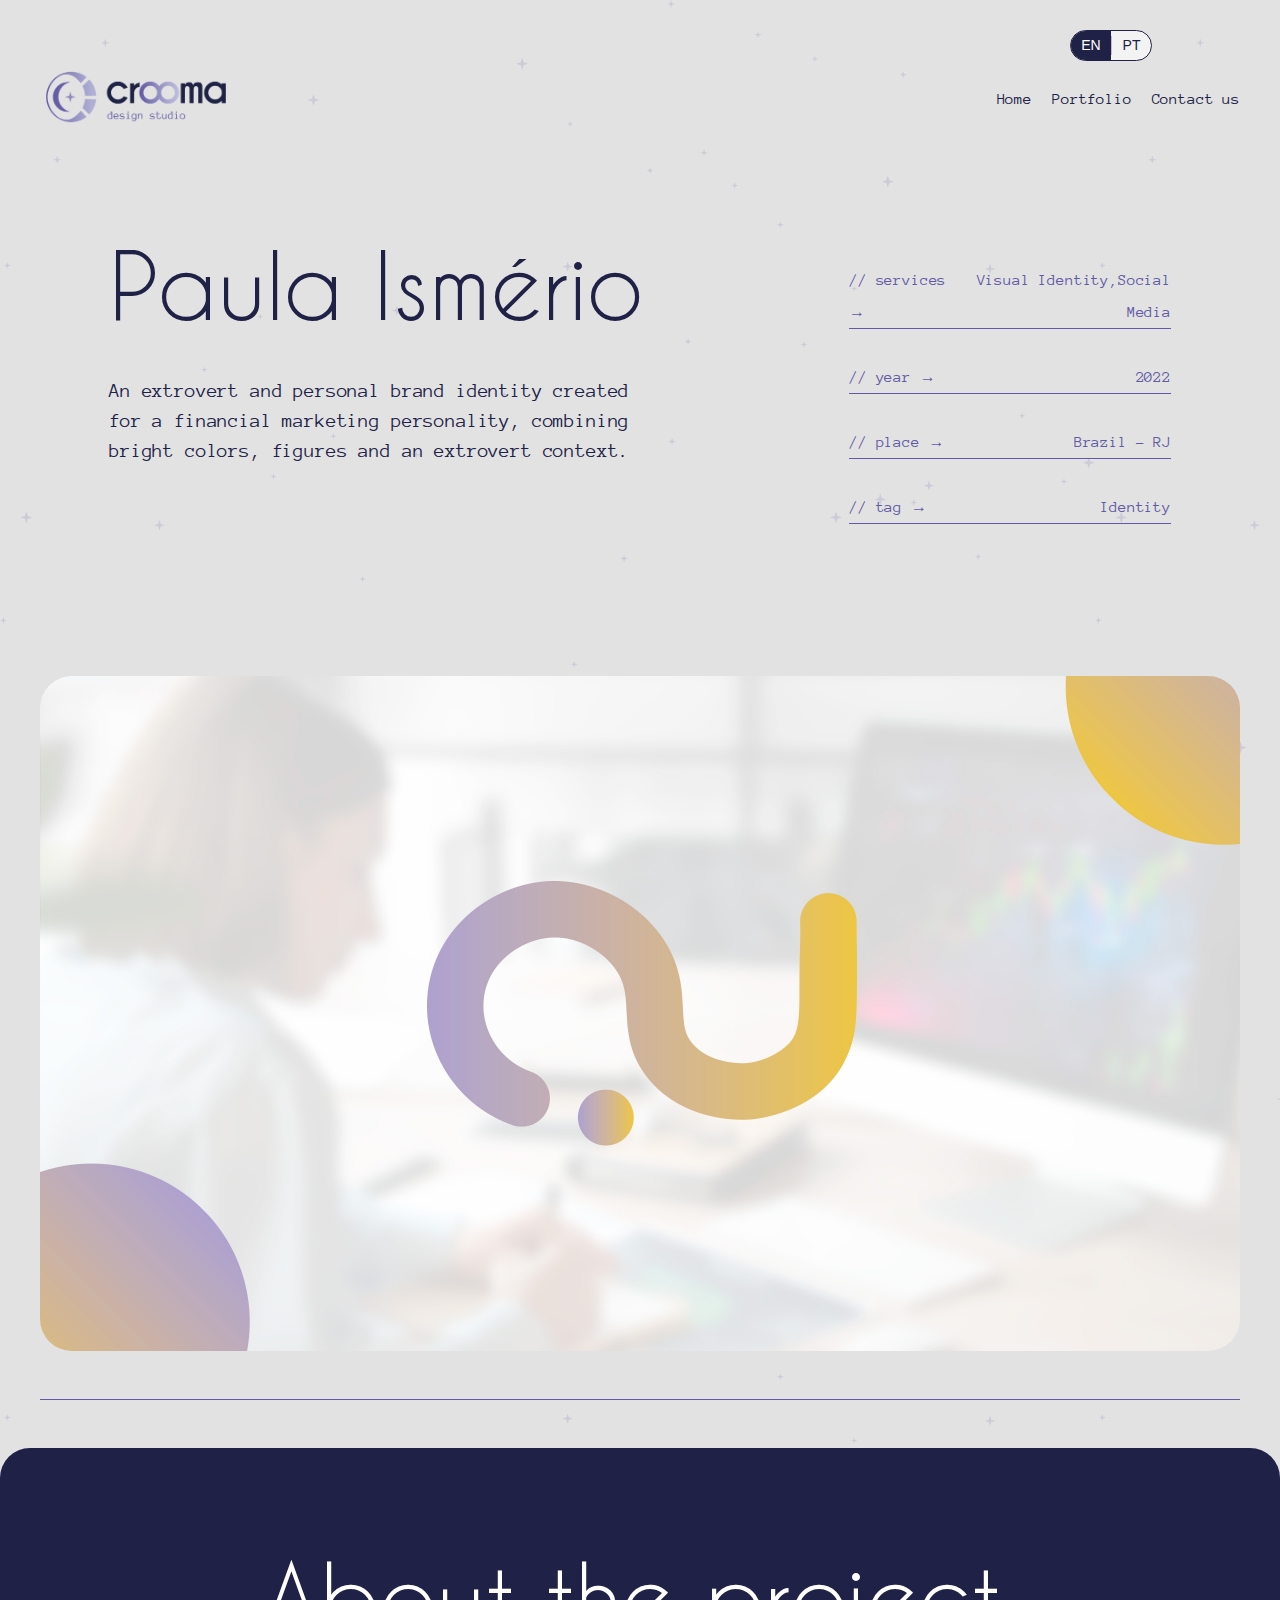
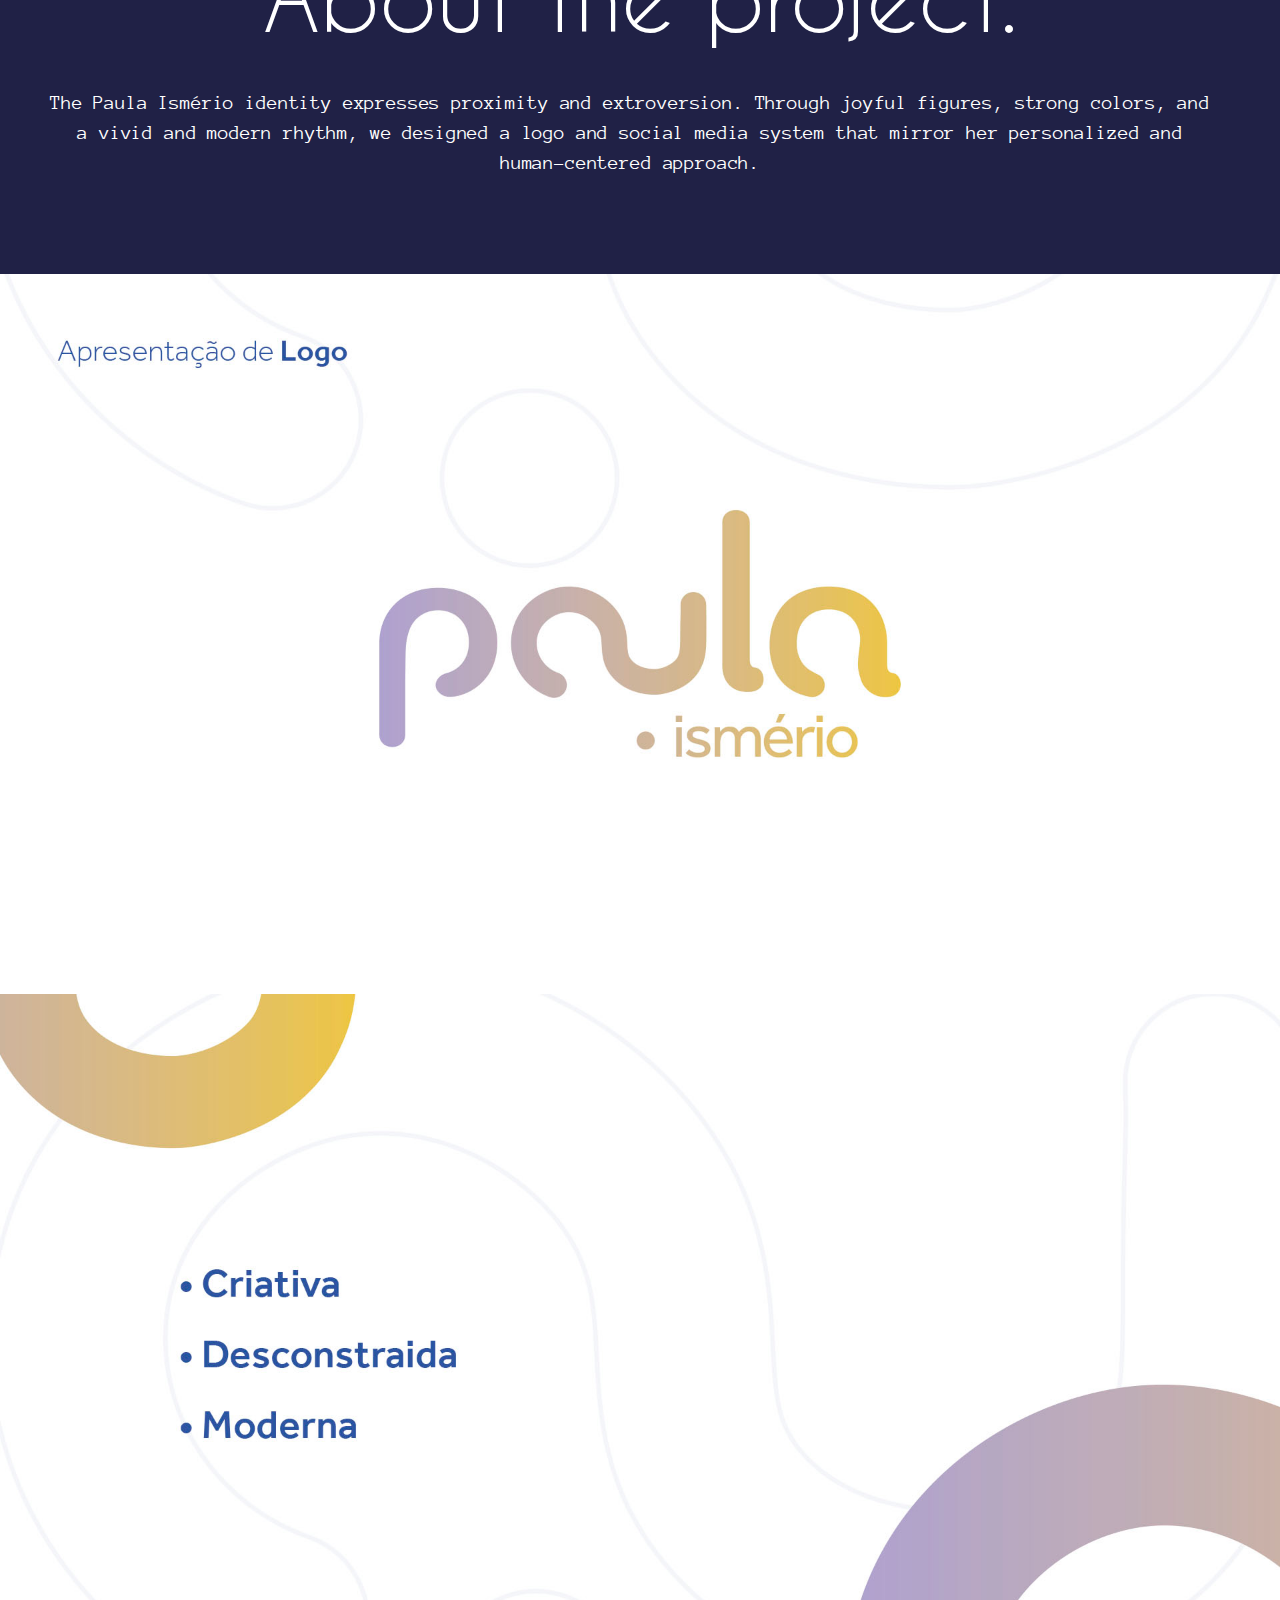
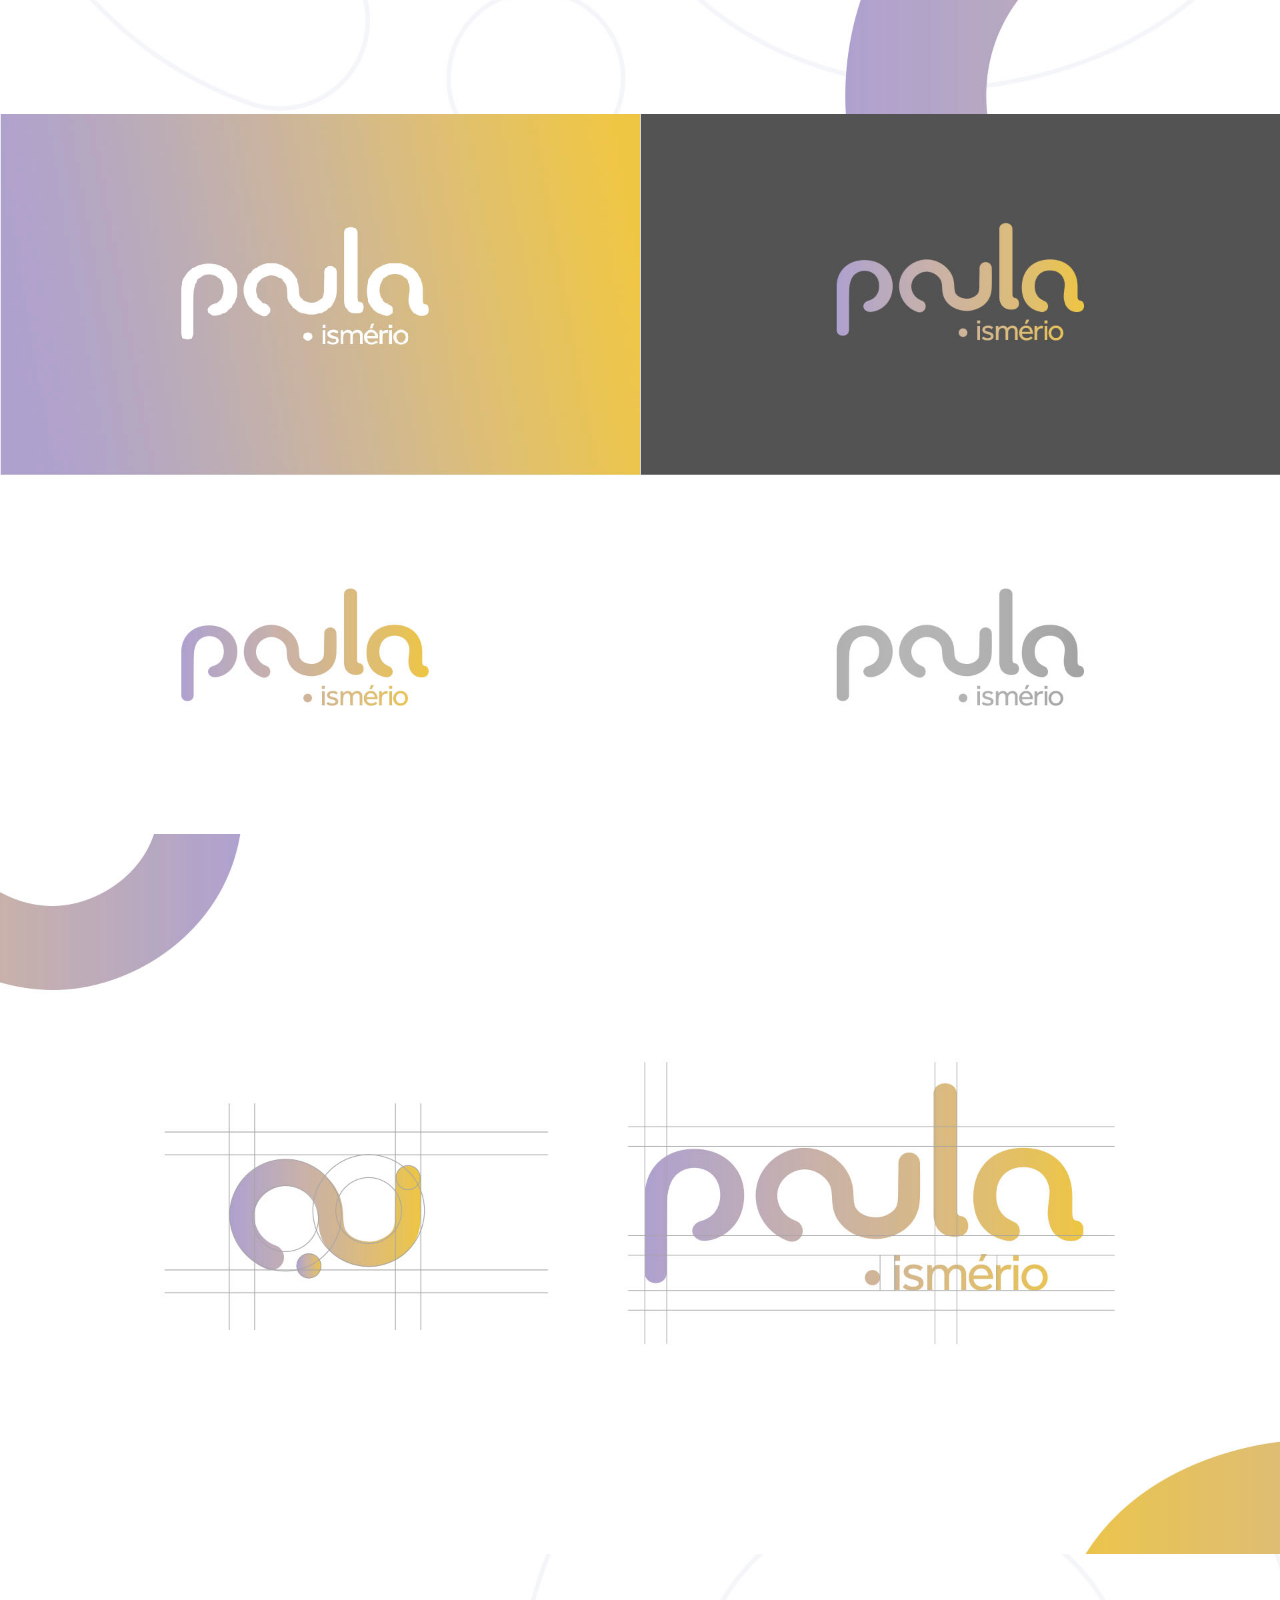
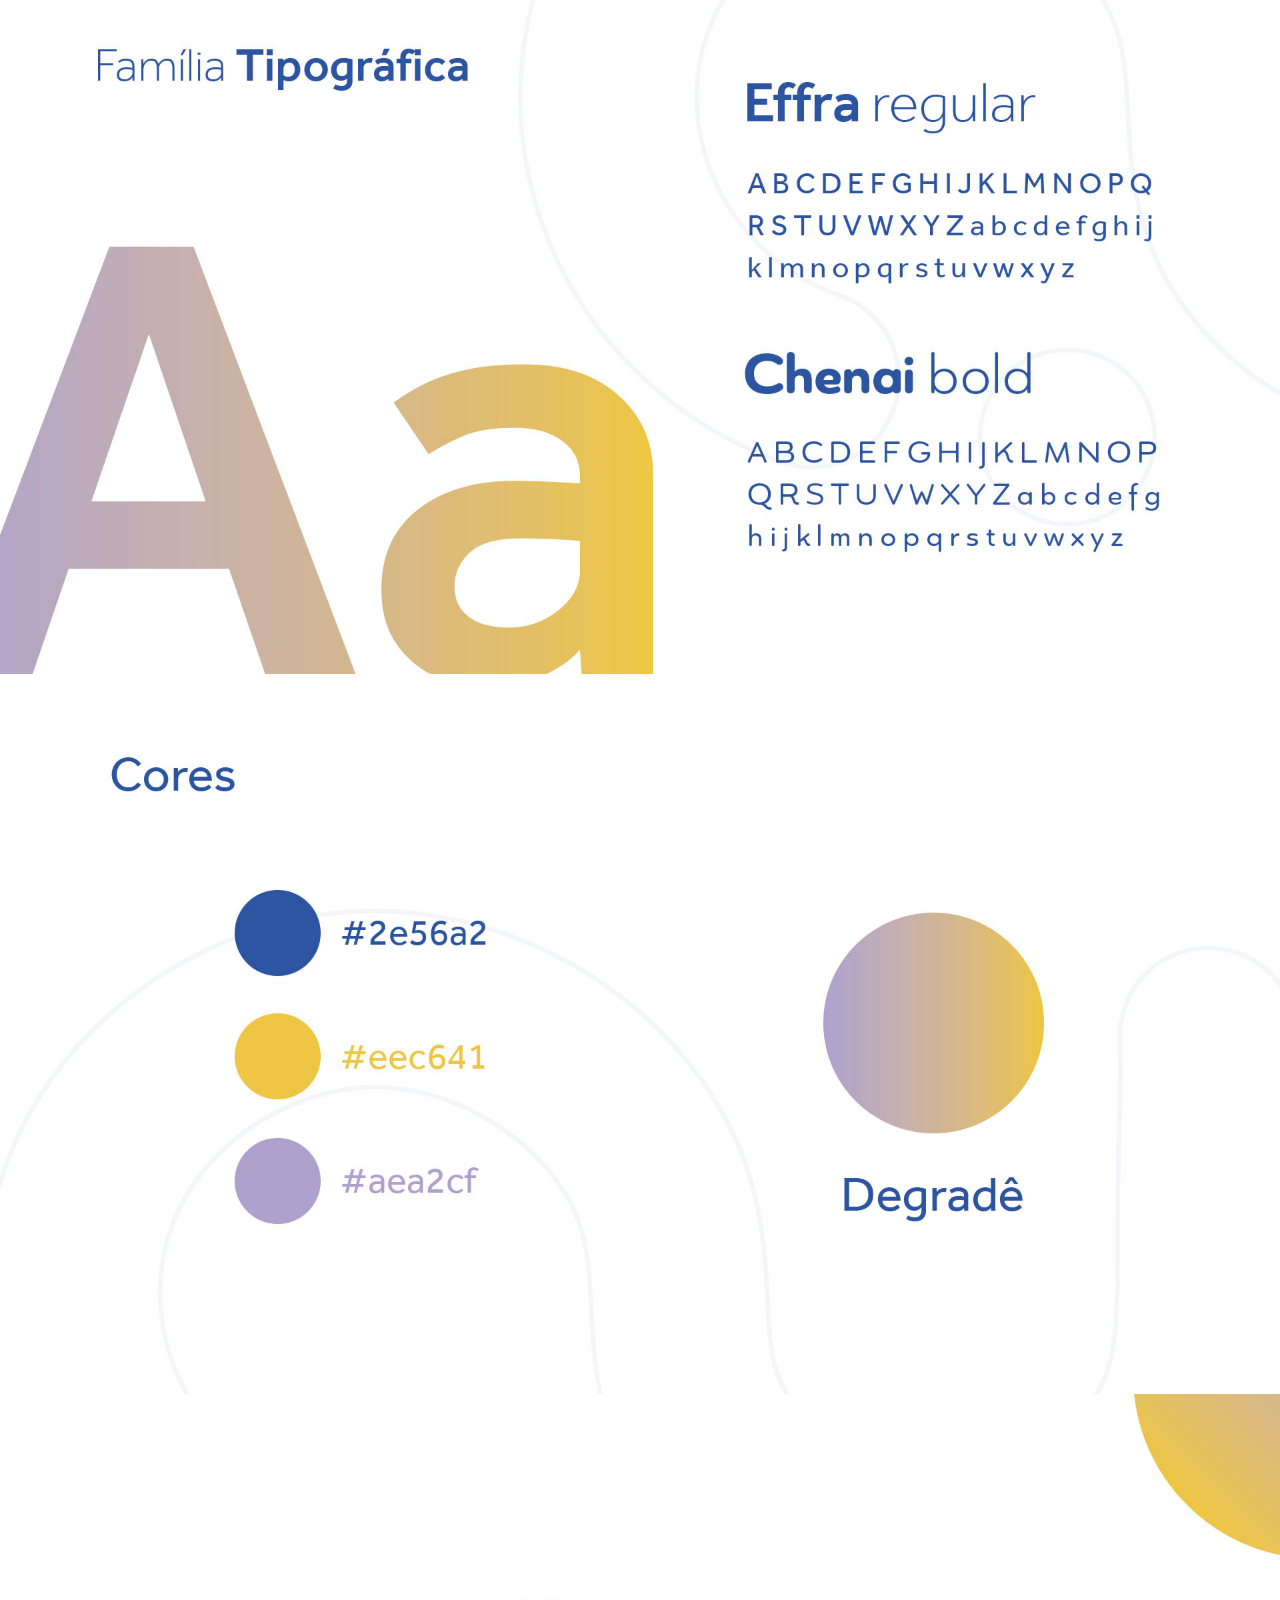
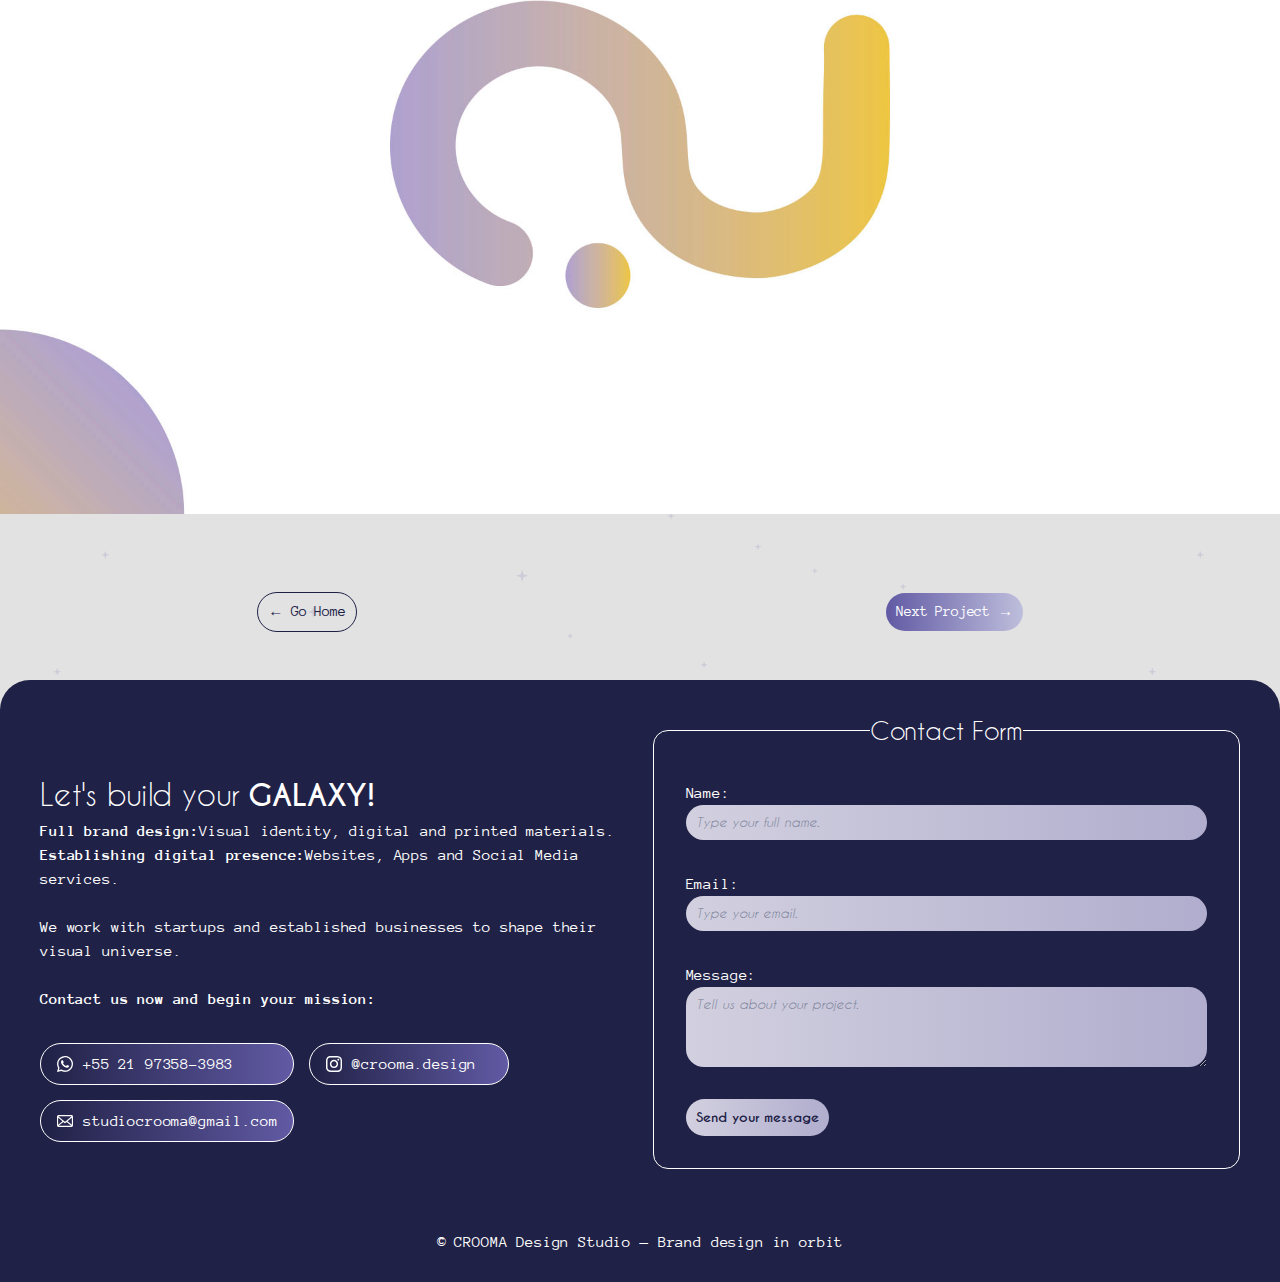
<file: paula-ismerio.html>
<!DOCTYPE html>
<html lang="en">
  <head>
    <meta charset="UTF-8" />
    <meta
      name="viewport"
      content="width=device-width, initial-scale=1, minimum-scale=1"
    />
    <link rel="canonical" href="https://croomastudio.com/paula-ismerio" />
    <style>
      @import url("https://fonts.googleapis.com/css2?family=Anonymous+Pro:ital,wght@0,400;0,700;1,400;1,700&display=swap");
    </style>
    <link rel="stylesheet" href="style.css" />
    <link rel="stylesheet" href="portfolio-detail.css" />
    <link rel="icon" type="image/png" href="images/Logos - CROOMA/Simbolo Principal.png"/>
    <title>Portfolio - Paula Ismério</title>
  </head>

  <body>
    <div id="header-container" class="container">
      <header>
        <div>
          <a href="/" class="brand-logo">
            <img
              src="images/Logos - CROOMA/Logo Principal Horizontal.png"
              alt="Logotipo Crooma Design Studio"
              class="brand-logo-img"
            />
          </a>
          <div class="lang-pill" aria-label="Language switch">
            <button
              id="lang-en"
              type="button"
              onclick="setLanguage('en')"
              aria-pressed="false"
            >
              EN
            </button>
            <div class="sep"></div>
            <button
              id="lang-pt"
              type="button"
              onclick="setLanguage('pt')"
              aria-pressed="false"
            >
              PT
            </button>
          </div>
          <a href="/" class="mobile-logo">
            <img
              src="images/Logos - CROOMA/Logo Horizontal Monocromatico -  Branco.png"
              alt="Logotipo Crooma Design Studio"
              class="brand-logo-img-mobile"
            />
          </a>
        </div>
        <div class="mobile-menu">
          <div class="line1"></div>
          <div class="line2"></div>
          <div class="line3"></div>
        </div>
        <nav class="main-navigator">
          <ul class="main-menu">
            <li><a href="/"><span data-i18n="nav.home">Home</span></a></li>
            <li><a href="/index.html#portfolio"><span data-i18n="nav.portfolio">Portfolio</span></a></li>
            <li><a href="#contact"><span data-i18n="nav.contact">Contact us</span></a></li>
          </ul>
        </nav>
      </header>
    </div>

    <div class="container">
      <section class="initial-banner">
        <div class="side-title">
          <div class="title"><span data-i18n="overlay.paula">Paula Ismério</span></div>
          <div class="subtitle"><span data-i18n="project.paula.desc">An extrovert and personal brand identity created for a financial marketing personality, combining bright colors, figures and an extrovert context.</span></div>
        </div>
        <div class="side-info">
          <div class="portfolio-info">
            <div class="info"><span data-i18n="about.card.service">// service →</span></div>
            <div class="info2">Visual Identity,<span data-i18n="card.social.title">Social Media</span></div>
          </div>
          <div class="portfolio-info">
            <div class="info"><span data-i18n="about.card.year">// year →</span></div>
            <div class="info2">2022</div>
          </div>
          <div class="portfolio-info">
            <div class="info"><span data-i18n="about.card.local">// local →</span></div>
            <div class="info2">Brazil - RJ</div>
          </div>
          <div class="portfolio-info">
            <div class="info"><span data-i18n="about.card.tag">// tag →</span></div>
            <div class="info2"><span data-i18n="card.identity.title">Visual Identity</span></div>
          </div>
        </div>
      </section>

      <img
        src="images/Imagens Portfolio/Paula Ismerio/paula ismerio.jpg"
        id="portfolio-image"
        class="image"
      />

      <div class="division-line"></div>
    </div>

    <div id="about-project" class="full-lenght">
      <div id="about-project-container" class="container">
        <div id="title-about-project" class="title"><span data-i18n="about.title">About the project.</span></div>
        <div id="about-project-subtitle" class="subtitle"><span data-i18n="project.paula.subtitle">The Paula Ismério identity expresses proximity and extroversion. Through joyful figures, strong colors, and a vivid and modern rhythm, we designed a logo and social media system that mirror her personalized and human-centered approach.</span></div>
      </div>
    </div>

    <div class="portfolio-presentation">
      <img
        src="images/Imagens Portfolio/Paula Ismerio/Apresentacao Logo PaulaPrancheta 1.jpg"
        alt="presentation paula ismerio pag-2"
        id="portfolio-image-presentation"
        class="image"
      />
      <img
        src="images/Imagens Portfolio/Paula Ismerio/Apresentacao Logo PaulaPrancheta 2.jpg"
        alt="presentation paula ismerio pag-3"
        id="portfolio-image-presentation"
        class="image"
      />
      <img
        src="images/Imagens Portfolio/Paula Ismerio/Apresentacao Logo PaulaPrancheta 3 copiar.jpg"
        alt="presentation paula ismerio pag-4"
        id="portfolio-image-presentation"
        class="image"
      />
      <img
        src="images/Imagens Portfolio/Paula Ismerio/Apresentacao Logo PaulaPrancheta 3.jpg"
        alt="presentation paula ismeriopag-5"
        id="portfolio-image-presentation"
        class="image"
      />
      <img
        src="images/Imagens Portfolio/Paula Ismerio/Apresentacao Logo PaulaPrancheta 4.jpg"
        alt="presentation paula ismerio pag-6"
        id="portfolio-image-presentation"
        class="image"
      />
      <img
        src="images/Imagens Portfolio/Paula Ismerio/Apresentacao Logo PaulaPrancheta 5.jpg"
        alt="presentation paula ismerio pag-7"
        id="portfolio-image-presentation"
        class="image"
      />
      <img
        src="images/Imagens Portfolio/Paula Ismerio/Apresentacao Logo PaulaPrancheta 6.jpg"
        alt="presentation paula ismerio pag-8"
        id="portfolio-image-presentation"
        class="image"
      />
    </div>

    <div id="buttons-project" class="buttons-cta">
      <a href="/index.html" id="button-talk" class="button-cta"><span data-i18n="btn.goHome">← Go Home</span></a>
      <a href="institute-dr-gabriel-machado.html" id="button-work" class="button-cta"><span data-i18n="btn.nextProject">Next Project →</span></a>
    </div>

    <div id="contact-us" class="full-lenght">
      <div id="contact" class="container">
        <div class="contact-side">
          <div id="contact-subtitle" class="subtitle"><span data-i18n-html="contact.lets">Let's build your </span><strong data-i18n="contact.galaxy">GALAXY!</strong></div>
          <p>
            <strong><span data-i18n="contact.fullbrand">Full brand design:</span></strong><span data-i18n="contact.fullbrand.desc"> Visual identity, digital and
            printed materials.</span>
            <br />

            <strong><span data-i18n="contact.digital">Establishing digital presence:</span></strong><span data-i18n="contact.digital.desc"> Websites, Apps and<span data-i18n="card.social.title">Social Media</span>services.</span> <br /><br />
          </p>

          <p>
            <span data-i18n="contact.wework">We work with startups and established businesses to shape their visual universe.</span><br /><br />
            <strong><span data-i18n="contact.begin">Contact us now and begin your mission:</span></strong>
          </p>

          <div class="contact-buttons">
            <a
              href="https://wa.me/message/JGO6CBHLOK7OG1"
              target="_blank"
              class="contact-button"
            >
              <img
                src="images/whatsapp.svg"
                id="contact-icon"
                class="subtitle-icon"
              />
              +55 21 97358-3983
            </a>

            <a
              href="https://www.instagram.com/crooma.design/"
              target="_blank"
              class="contact-button"
            >
              <img
                src="images/insta.svg"
                id="contact-icon"
                class="subtitle-icon"
              />
              @crooma.design
            </a>

            <a
              href="mailto:studiocrooma@gmail.com"
              target="_blank"
              class="contact-button"
            >
              <img
                src="images/email.svg"
                id="contact-icon"
                class="subtitle-icon"
              />
              studiocrooma@gmail.com
            </a>
          </div>
        </div>
        <fieldset>
          <legend>
            <span data-i18n="contact.form.legend">Contact Form</span>
          </legend>
          <form class="contact-form">
            <div class="contact-input">
              <label for="name"><span data-i18n="form.name">Name:</span></label>
              <input
                class="input-contactform"
                type="text"
                id="name"
                name="name"
                placeholder="Type your full name."
                data-i18n-ph="ph.name"
                data-i18n-ph="ph.name"
              />
            </div>
            <div class="contact-input">
              <label for="email"
                ><span data-i18n="form.email">Email:</span></label
              >
              <input
                class="input-contactform"
                type="email"
                id="email"
                name="email"
                placeholder=">Type your email."
                data-i18n-ph="ph.email"
              />
            </div>
            <div class="contact-input">
              <label for="message"
                ><span data-i18n="form.message">Message:</span></label
              >
              <textarea
                class="input-contactform"
                type="text"
                rows="4"
                id="message"
                name="message"
                placeholder="Tell us about your project."
                data-i18n-ph="ph.message"
                data-i18n-ph="ph.message"
              ></textarea>
            </div>
            <div class="contact-input">
              <button type="submit" id="submit-button" class="button-submit">
                <span data-i18n="form.send">Send your message</span>
              </button>
            </div>
          </form>
        </fieldset>
      </div>

      <footer>© CROOMA Design Studio — Brand design in orbit</footer>
    </div>
    <script src="mobile-navbar.js"></script>
      <script src="i18n.js"></script>
    <script src="mobile-navbar.js"></script>
  </body>
</html>
</file>
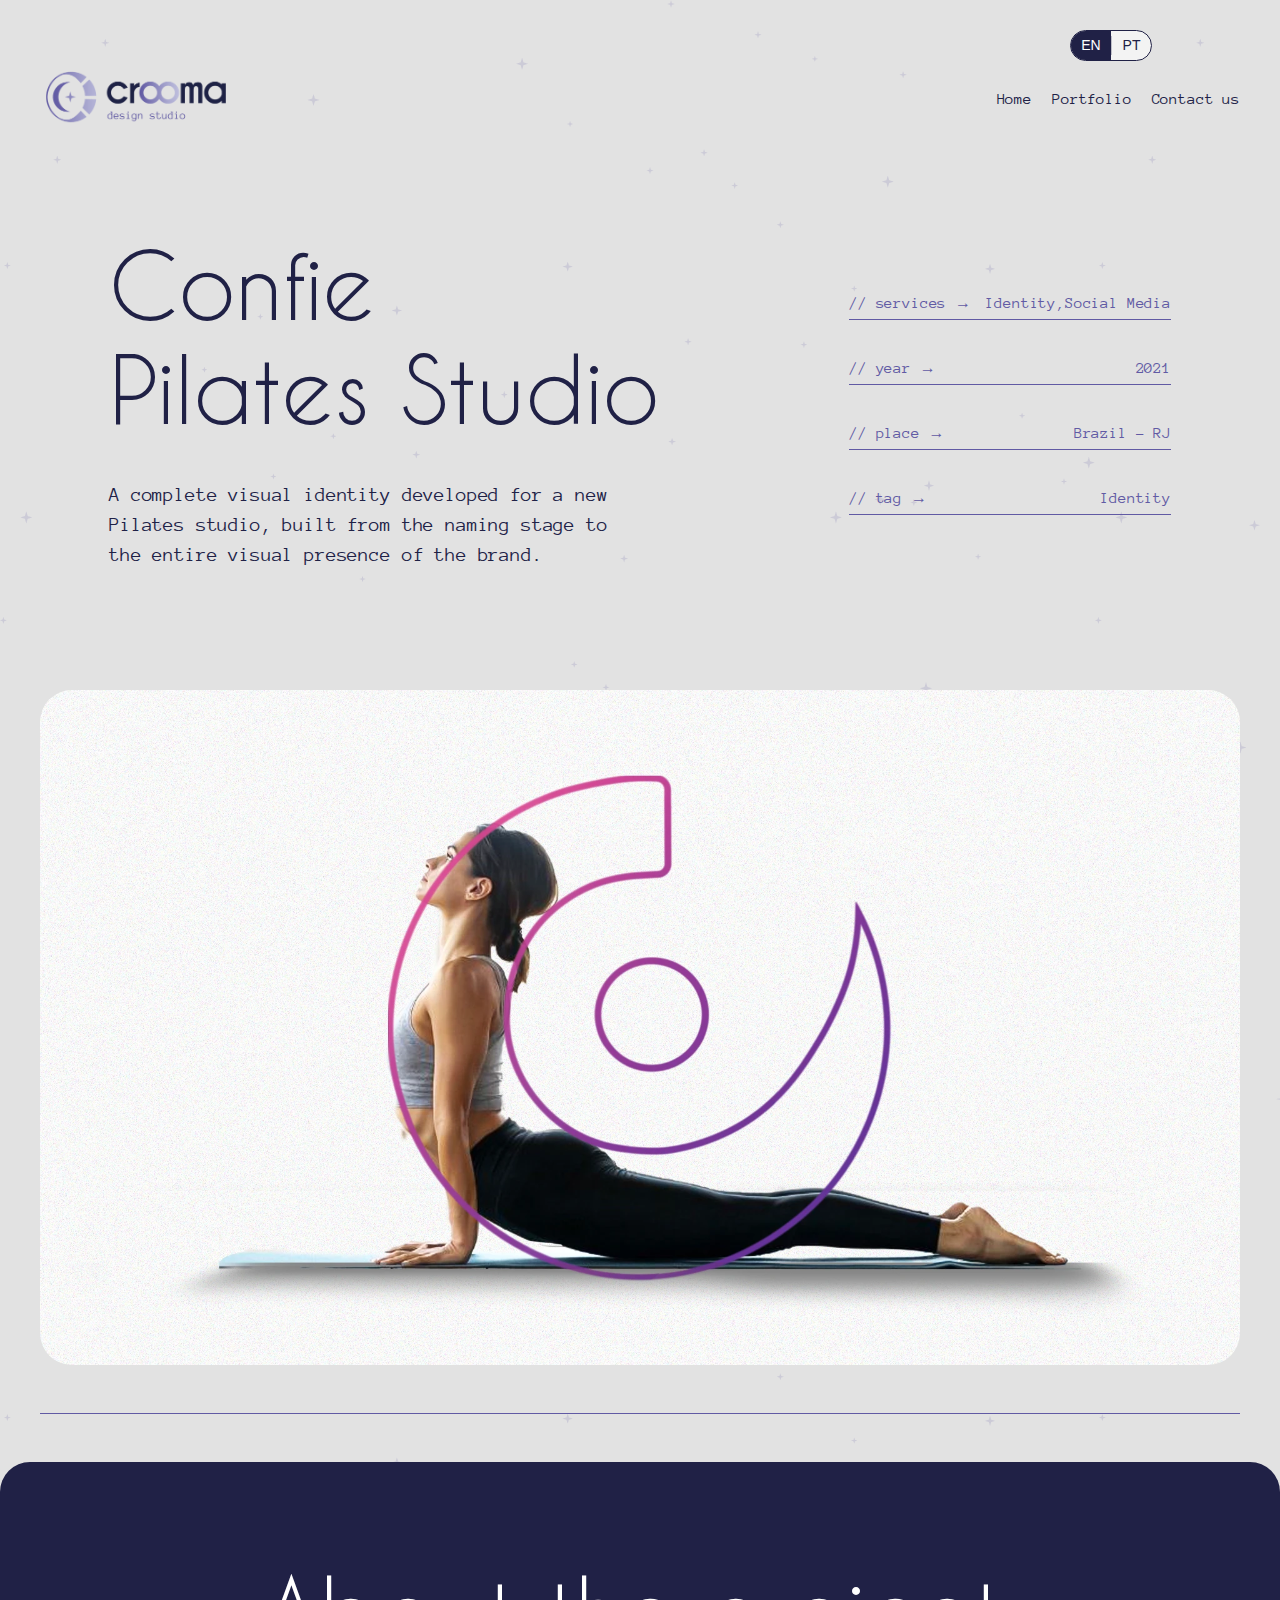
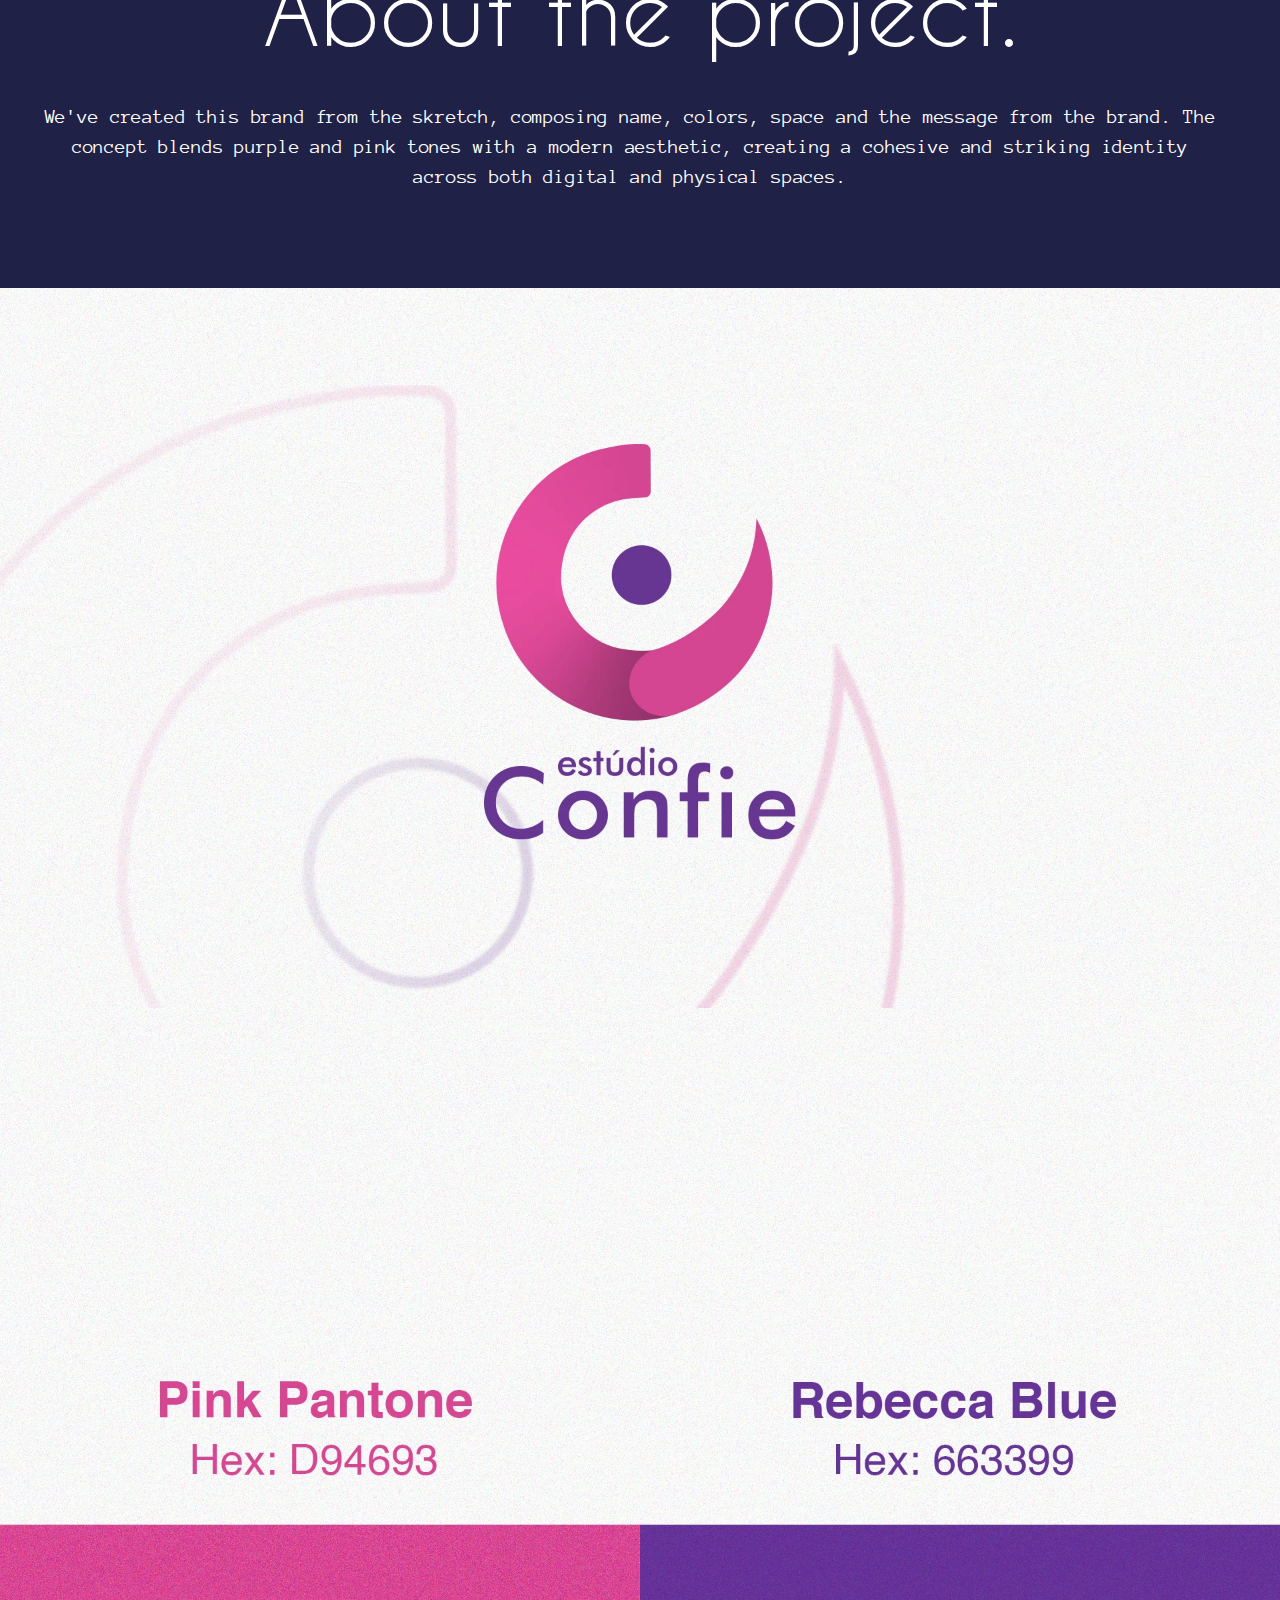
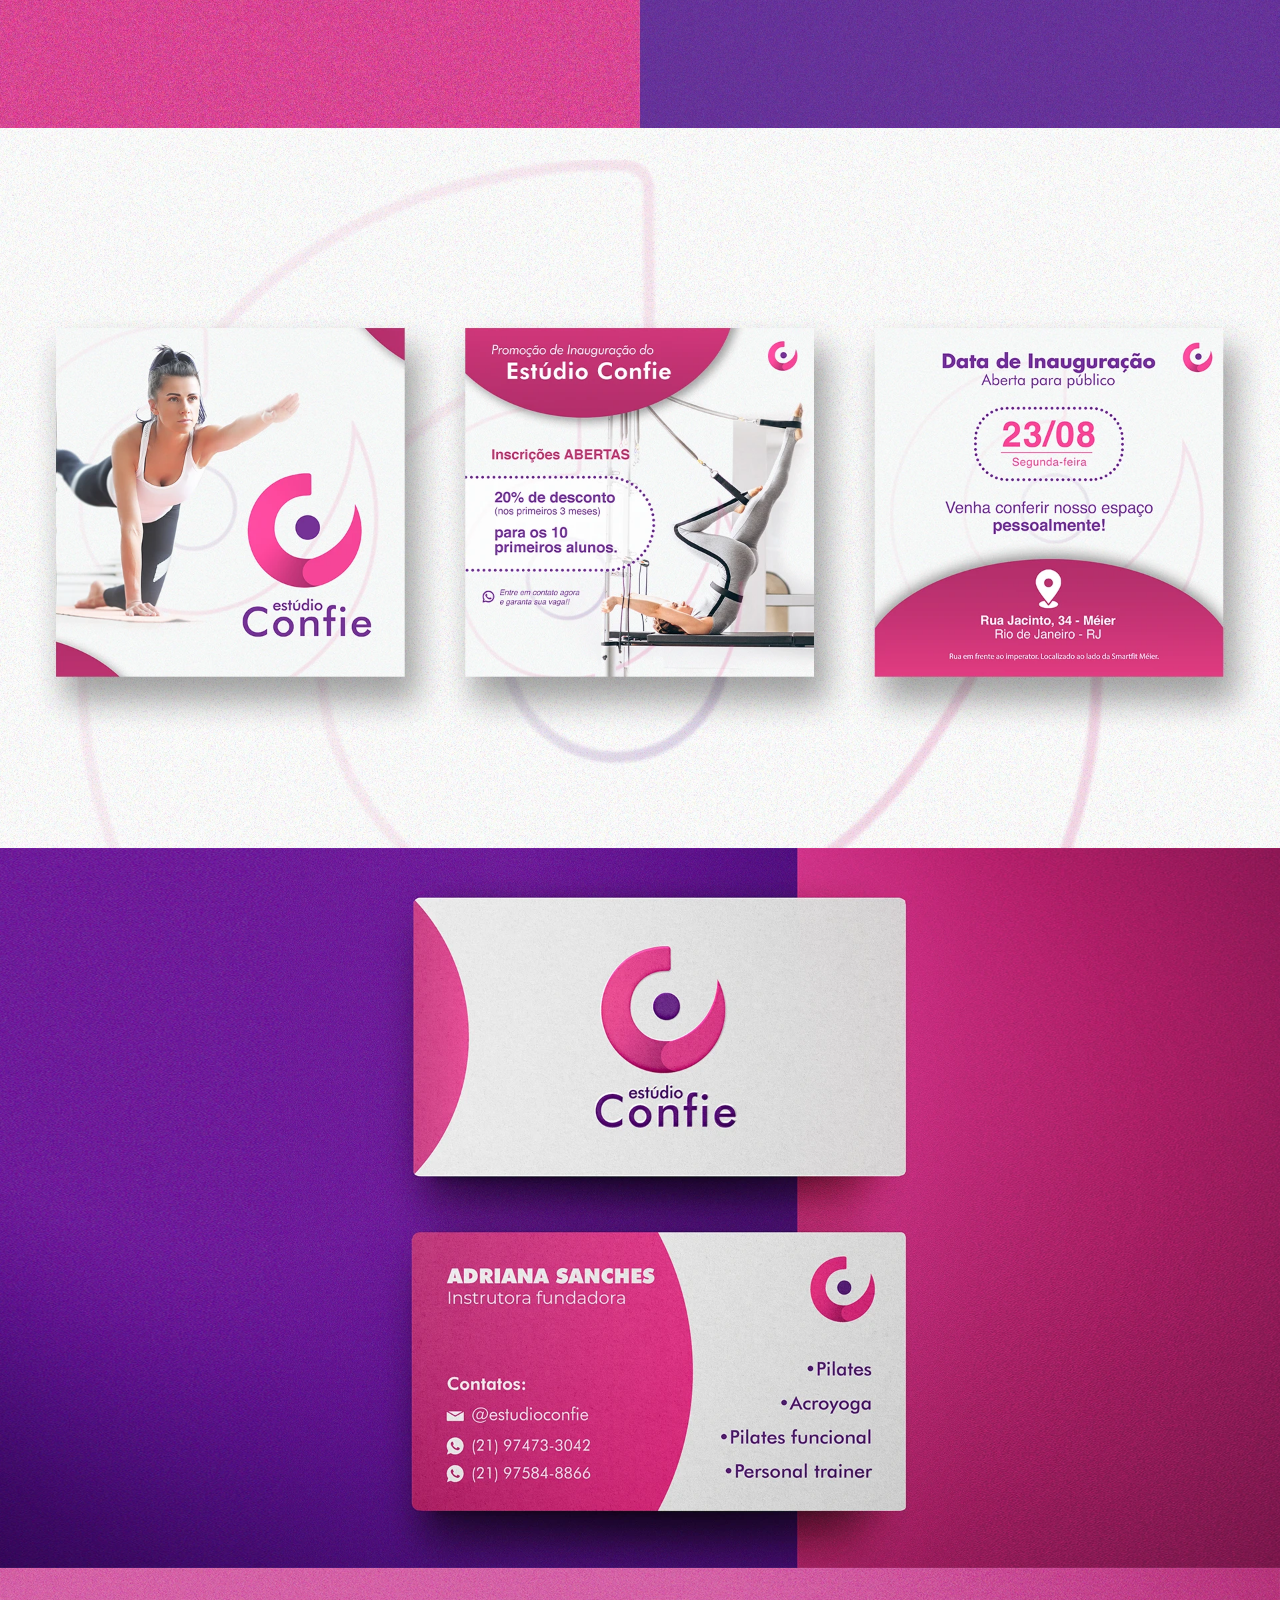
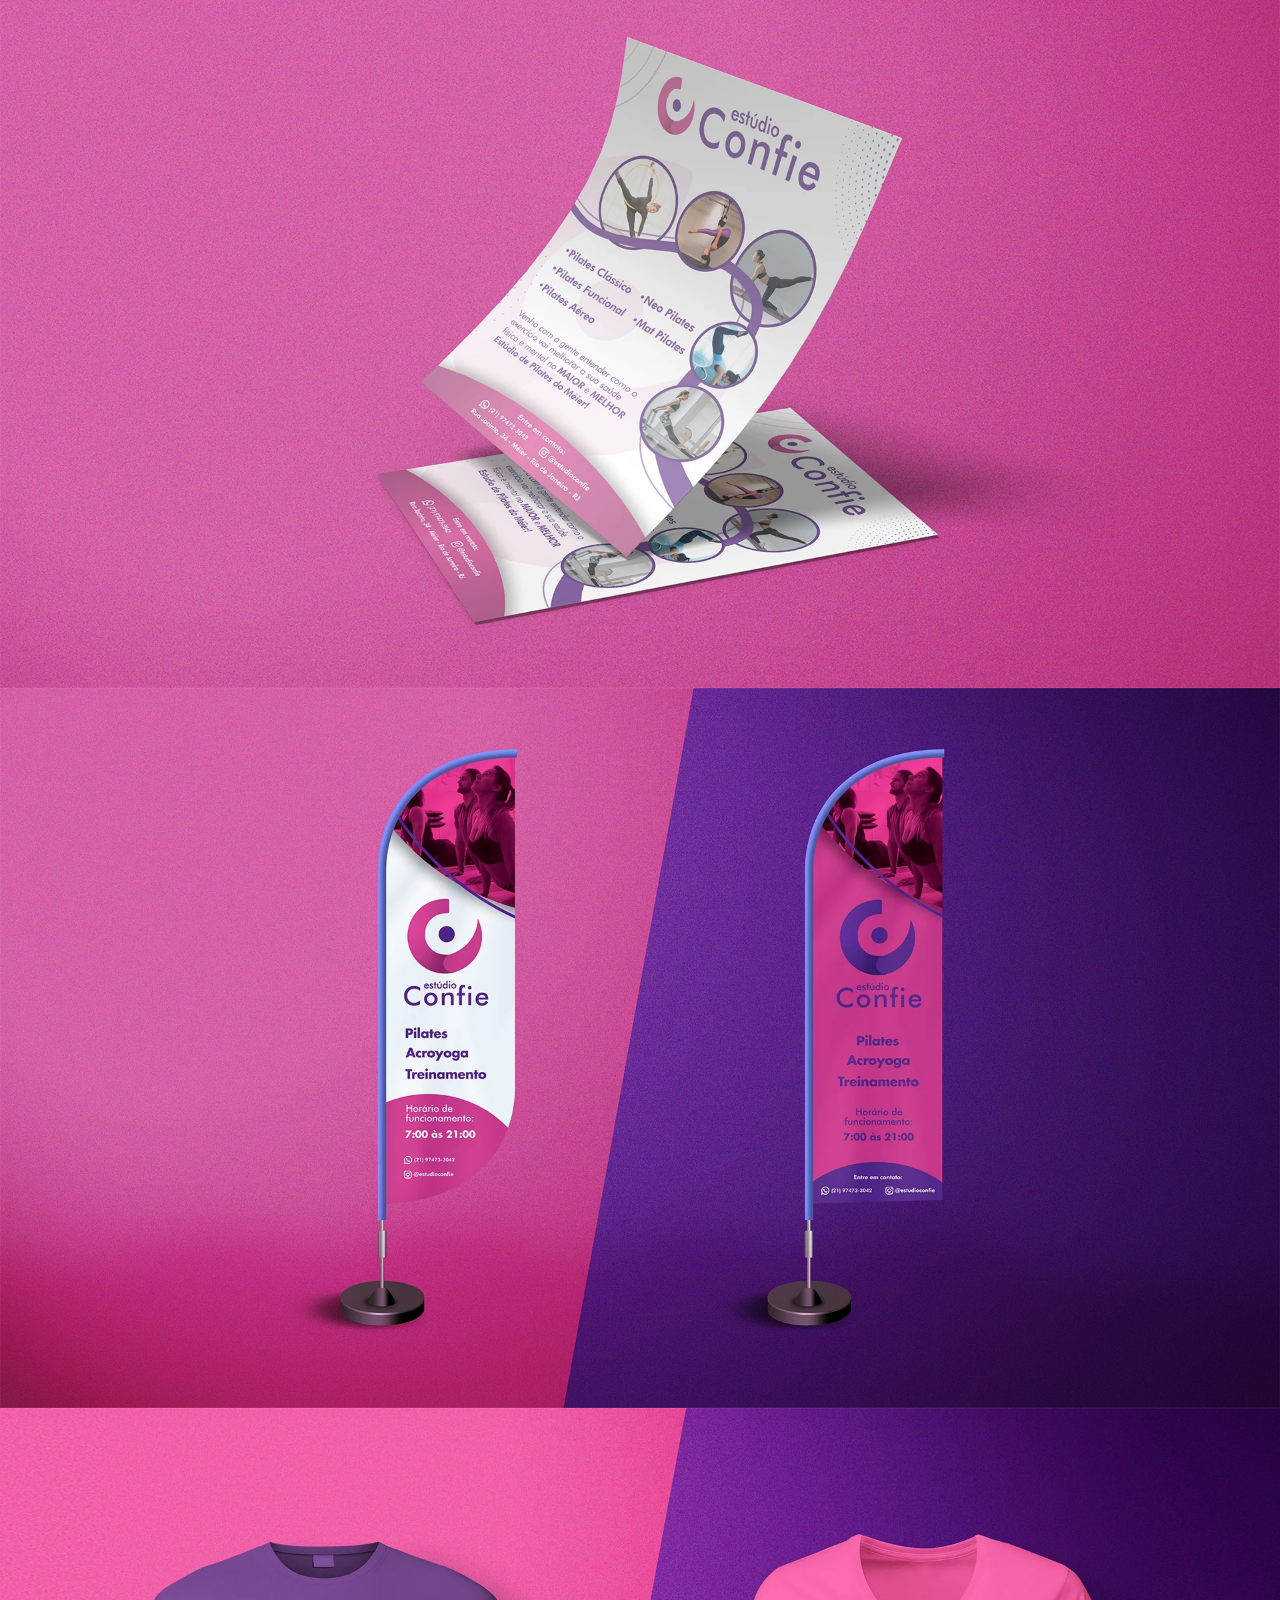
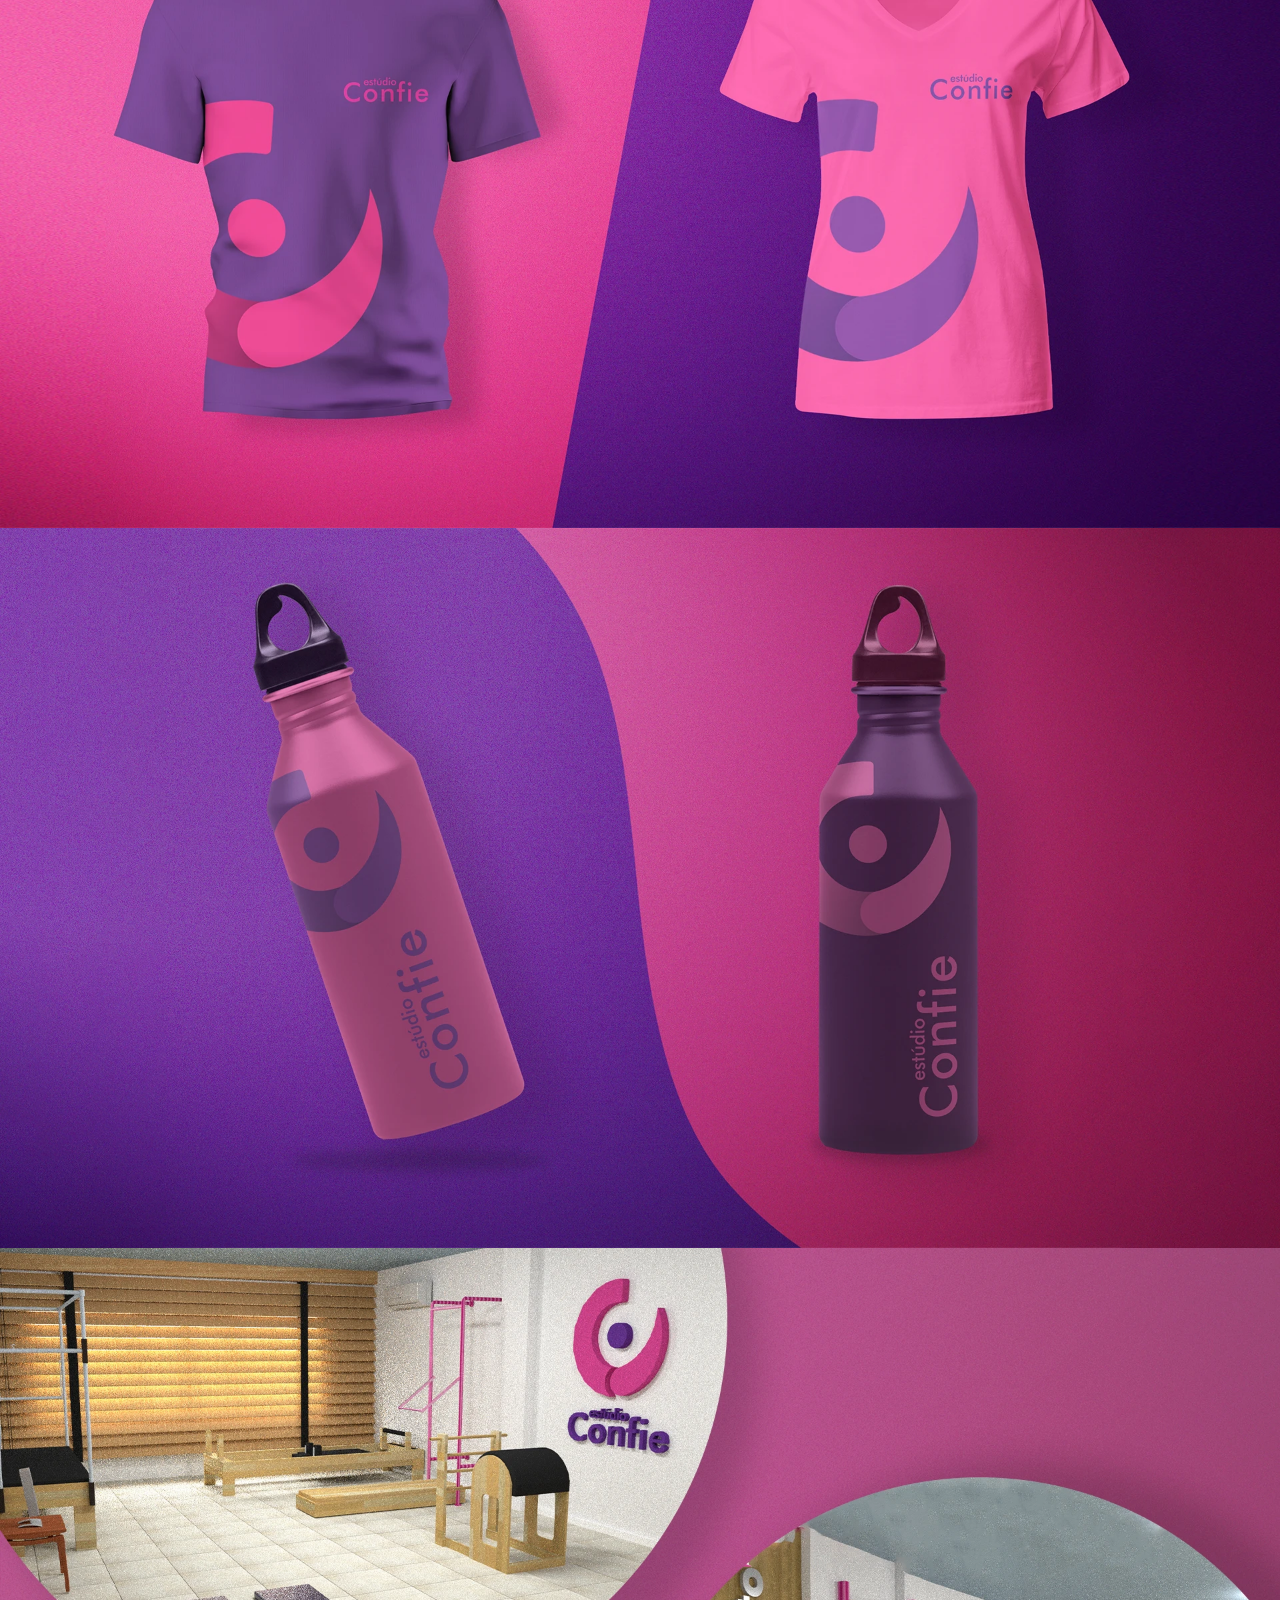
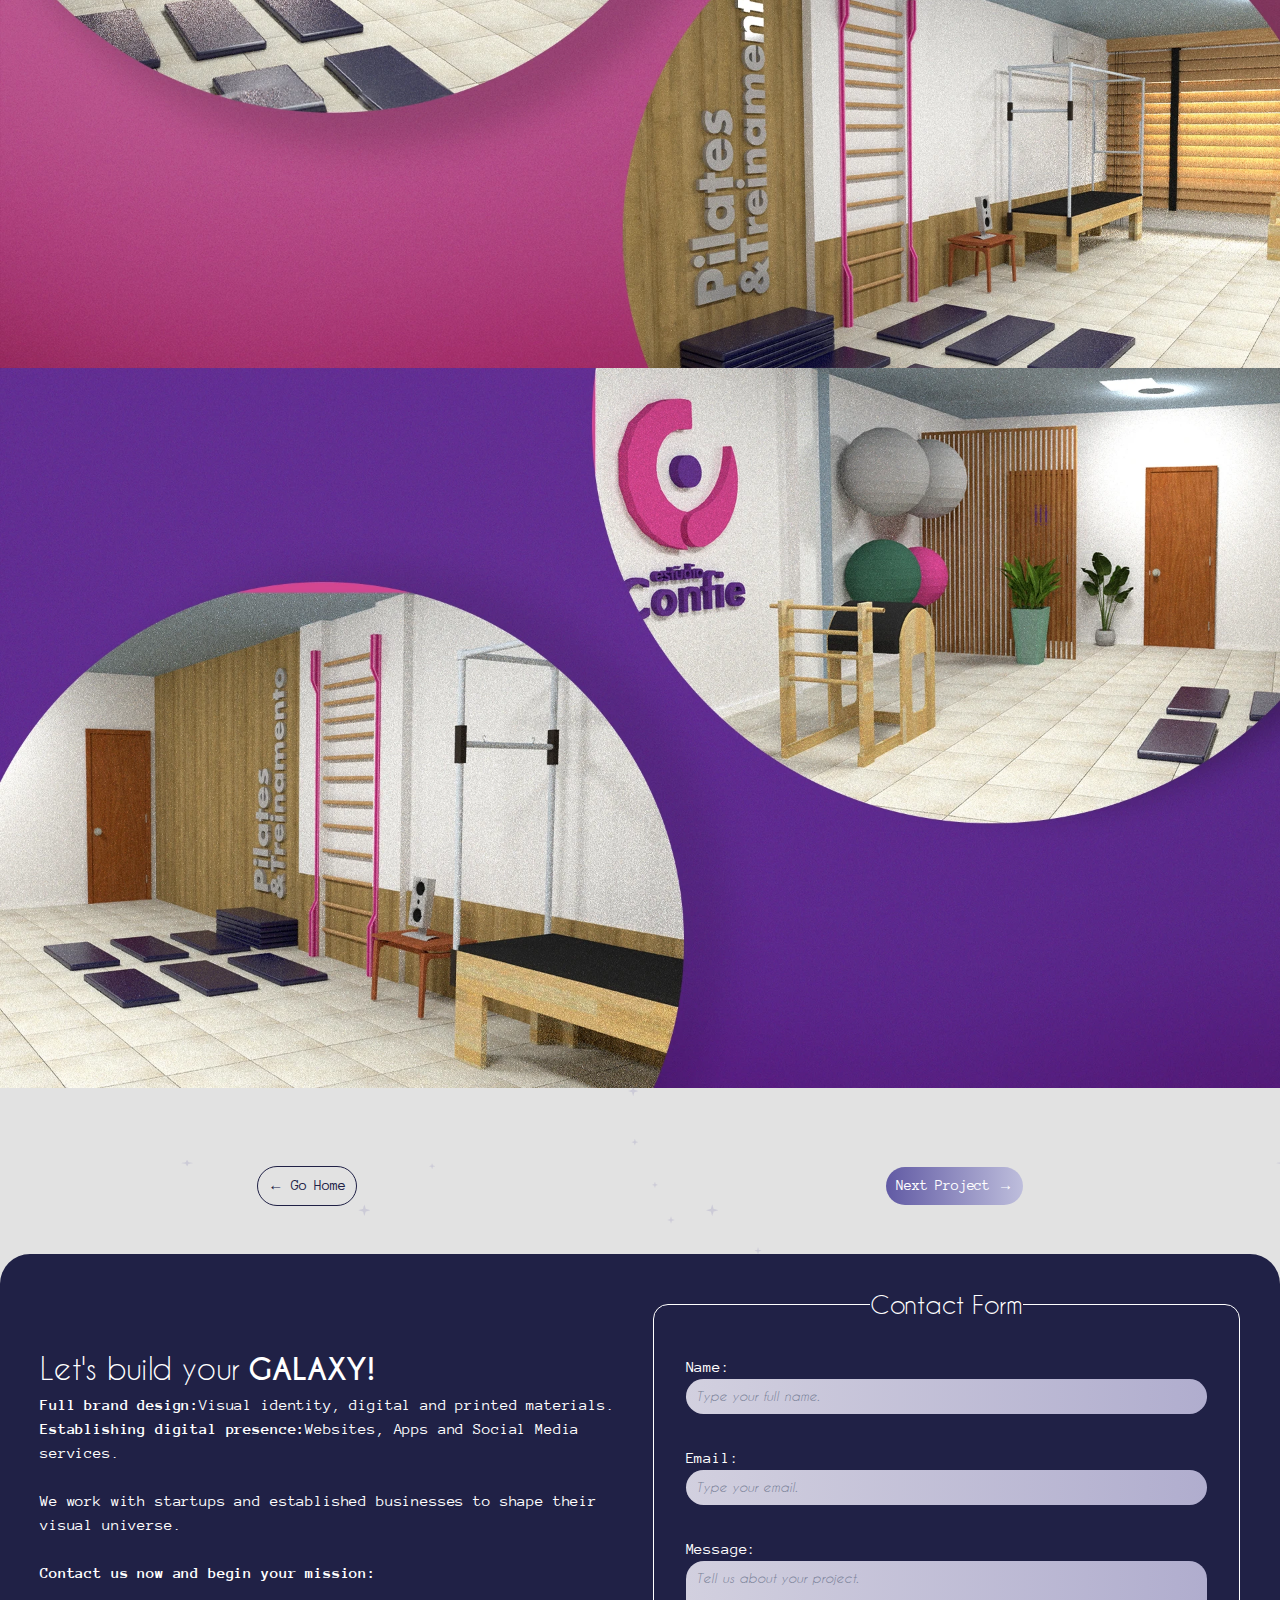
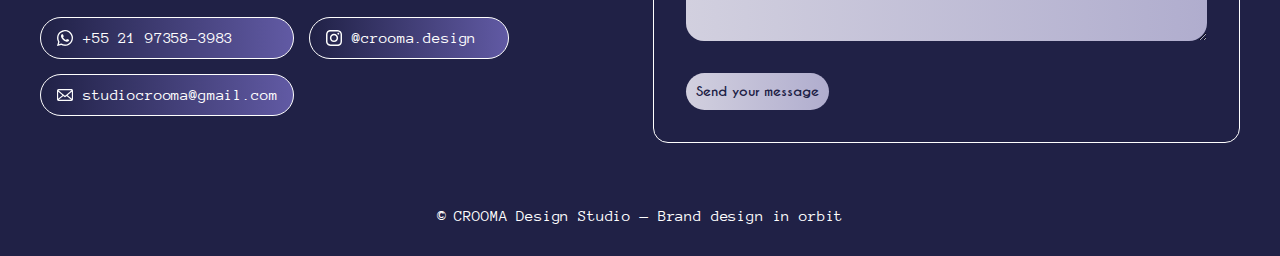
<file: studio-confie.html>
<!DOCTYPE html>
<html lang="en">
  <head>
    <meta charset="UTF-8" />
    <meta
      name="viewport"
      content="width=device-width, initial-scale=1, minimum-scale=1"
    />
    <link rel="canonical" href="https://croomastudio.com/studio-confie" />
    <style>
      @import url("https://fonts.googleapis.com/css2?family=Anonymous+Pro:ital,wght@0,400;0,700;1,400;1,700&display=swap");
    </style>
    <link rel="stylesheet" href="style.css" />
    <link rel="stylesheet" href="portfolio-detail.css" />
    <link rel="icon" type="image/png" href="images/Logos - CROOMA/Simbolo Principal.png"/>
    <title>Portfolio - Pilates Studio Confie</title>
  </head>

  <body>
    <div id="header-container" class="container">
      <header>
        <div>
          <a href="/" class="brand-logo">
            <img
              src="images/Logos - CROOMA/Logo Principal Horizontal.png"
              alt="Logotipo Crooma Design Studio"
              class="brand-logo-img"
            />
          </a>
          <div class="lang-pill" aria-label="Language switch">
            <button
              id="lang-en"
              type="button"
              onclick="setLanguage('en')"
              aria-pressed="false"
            >
              EN
            </button>
            <div class="sep"></div>
            <button
              id="lang-pt"
              type="button"
              onclick="setLanguage('pt')"
              aria-pressed="false"
            >
              PT
            </button>
          </div>
          <a href="/" class="mobile-logo">
            <img
              src="images/Logos - CROOMA/Logo Horizontal Monocromatico -  Branco.png"
              alt="Logotipo Crooma Design Studio"
              class="brand-logo-img-mobile"
            />
          </a>
        </div>
        <div class="mobile-menu">
          <div class="line1"></div>
          <div class="line2"></div>
          <div class="line3"></div>
        </div>
        <nav class="main-navigator">
          <ul class="main-menu">
            <li><a href="/"><span data-i18n="nav.home">Home</span></a></li>
            <li><a href="/index.html#portfolio"><span data-i18n="nav.portfolio">Portfolio</span></a></li>
            <li><a href="#contact"><span data-i18n="nav.contact">Contact us</span></a></li>
          </ul>
        </nav>
      </header>
    </div>

    <div class="container">
      <section class="initial-banner">
        <div class="side-title">
          <div class="title"><span data-i18n="overlay.confie">Confie Pilates Studio</span></div>
          <div class="subtitle"><span data-i18n="project.confie.desc">A complete visual identity developed for a new Pilates studio, built from the naming stage to the entire visual presence of the brand.</span></div>
        </div>
        <div class="side-info">
          <div class="portfolio-info">
            <div class="info"><span data-i18n="about.card.service">// service →</span></div>
            <div class="info2">Identity,<span data-i18n="card.social.title">Social Media</span></div>
          </div>
          <div class="portfolio-info">
            <div class="info"><span data-i18n="about.card.year">// year →</span></div>
            <div class="info2">2021</div>
          </div>
          <div class="portfolio-info">
            <div class="info"><span data-i18n="about.card.local">// local →</span></div>
            <div class="info2">Brazil - RJ</div>
          </div>
          <div class="portfolio-info">
            <div class="info"><span data-i18n="about.card.tag">// tag →</span></div>
            <div class="info2"><span data-i18n="card.identity.title">Visual Identity</span></div>
          </div>
        </div>
      </section>

      <img
        src="images/Imagens Portfolio/Estudio Confie/presentation confie pag-2.jpg"
        id="portfolio-image"
        class="image"
      />

      <div class="division-line"></div>
    </div>

    <div id="about-project" class="full-lenght">
      <div id="about-project-container" class="container">
        <div id="title-about-project" class="title"><span data-i18n="about.title">About the project.</span></div>
        <div id="about-project-subtitle" class="subtitle"><span data-i18n="project.confie.subtitle">We've created this brand from the skretch, composing name, colors, space and the message from the brand. The concept blends purple and pink tones with a modern aesthetic, creating a cohesive and striking identity across both digital and physical spaces.</span></div>
      </div>
    </div>

    <div class="portfolio-presentation">
      <img
        src="images/Imagens Portfolio/Estudio Confie/presentation confie pag-1.webp"
        alt="presentation confie pag-2"
        id="portfolio-image-presentation"
        class="image"
      />
      <img
        src="images/Imagens Portfolio/Estudio Confie/presentation confie pag-3.jpg"
        alt="presentation confie pag-3"
        id="portfolio-image-presentation"
        class="image"
      />
    <img
        src="images/Imagens Portfolio/Estudio Confie/presentation confie pag-12.jpg"
        alt="presentation confie pag-12"
        id="portfolio-image-presentation"
        class="image"
      />
      <img
        src="images/Imagens Portfolio/Estudio Confie/presentation confie pag-5.jpg"
        alt="presentation confie pag-5"
        id="portfolio-image-presentation"
        class="image"
      />
      <img
        src="images/Imagens Portfolio/Estudio Confie/presentation confie pag-6.jpg"
        alt="presentation confie pag-6"
        id="portfolio-image-presentation"
        class="image"
      />
      <img
        src="images/Imagens Portfolio/Estudio Confie/presentation confie pag-7.jpg"
        alt="presentation confie pag-7"
        id="portfolio-image-presentation"
        class="image"
      />
      <img
        src="images/Imagens Portfolio/Estudio Confie/presentation confie pag-8.jpg"
        alt="presentation confie pag-8"
        id="portfolio-image-presentation"
        class="image"
      />
      <img
        src="images/Imagens Portfolio/Estudio Confie/presentation confie pag-9.jpg"
        alt="presentation confie pag-9"
        id="portfolio-image-presentation"
        class="image"
      />
      <img
        src="images/Imagens Portfolio/Estudio Confie/presentation confie pag-10.jpg"
        alt="presentation confie pag-10"
        id="portfolio-image-presentation"
        class="image"
      />
      <img
        src="images/Imagens Portfolio/Estudio Confie/presentation confie pag-11.jpg"
        alt="presentation confie pag-11"
        id="portfolio-image-presentation"
        class="image"
      />
    </div>

    <div id="buttons-project" class="buttons-cta">
      <a href="/index.html" id="button-talk" class="button-cta"><span data-i18n="btn.goHome">← Go Home</span></a>
      <a
        href="neonuttra.html"
        id="button-work"
        class="button-cta"
        ><span data-i18n="btn.nextProject">Next Project →</span></a
      >
    </div>

    <div id="contact-us" class="full-lenght">
      <div id="contact" class="container">
        <div class="contact-side">
          <div id="contact-subtitle" class="subtitle"><span data-i18n-html="contact.lets">Let's build your </span><strong data-i18n="contact.galaxy">GALAXY!</strong></div>
          <p>
            <strong><span data-i18n="contact.fullbrand">Full brand design:</span></strong><span data-i18n="contact.fullbrand.desc"> Visual identity, digital and
            printed materials.</span>
            <br />

            <strong><span data-i18n="contact.digital">Establishing digital presence:</span></strong><span data-i18n="contact.digital.desc"> Websites, Apps and<span data-i18n="card.social.title">Social Media</span>services.</span> <br /><br />
          </p>

          <p>
            <span data-i18n="contact.wework">We work with startups and established businesses to shape their visual universe.</span><br /><br />
            <strong><span data-i18n="contact.begin">Contact us now and begin your mission:</span></strong>
          </p>

          <div class="contact-buttons">
            <a
              href="https://wa.me/message/JGO6CBHLOK7OG1"
              target="_blank"
              class="contact-button"
            >
              <img
                src="images/whatsapp.svg"
                id="contact-icon"
                class="subtitle-icon"
              />
              +55 21 97358-3983
            </a>

            <a
              href="https://www.instagram.com/crooma.design/"
              target="_blank"
              class="contact-button"
            >
              <img
                src="images/insta.svg"
                id="contact-icon"
                class="subtitle-icon"
              />
              @crooma.design
            </a>

            <a
              href="mailto:studiocrooma@gmail.com"
              target="_blank"
              class="contact-button"
            >
              <img
                src="images/email.svg"
                id="contact-icon"
                class="subtitle-icon"
              />
              studiocrooma@gmail.com
            </a>
          </div>
        </div>
        <fieldset>
          <legend>
            <span data-i18n="contact.form.legend">Contact Form</span>
          </legend>
          <form class="contact-form">
            <div class="contact-input">
              <label for="name"><span data-i18n="form.name">Name:</span></label>
              <input
                class="input-contactform"
                type="text"
                id="name"
                name="name"
                placeholder="Type your full name."
                data-i18n-ph="ph.name"
                data-i18n-ph="ph.name"
              />
            </div>
            <div class="contact-input">
              <label for="email"
                ><span data-i18n="form.email">Email:</span></label
              >
              <input
                class="input-contactform"
                type="email"
                id="email"
                name="email"
                placeholder=">Type your email."
                data-i18n-ph="ph.email"
              />
            </div>
            <div class="contact-input">
              <label for="message"
                ><span data-i18n="form.message">Message:</span></label
              >
              <textarea
                class="input-contactform"
                type="text"
                rows="4"
                id="message"
                name="message"
                placeholder="Tell us about your project."
                data-i18n-ph="ph.message"
                data-i18n-ph="ph.message"
              ></textarea>
            </div>
            <div class="contact-input">
              <button type="submit" id="submit-button" class="button-submit">
                <span data-i18n="form.send">Send your message</span>
              </button>
            </div>
          </form>
        </fieldset>
      </div>

      <footer>© CROOMA Design Studio — Brand design in orbit</footer>
    </div>
    <script src="mobile-navbar.js"></script>
      <script src="i18n.js"></script>
    <script src="mobile-navbar.js"></script>
  </body>
</html>
</file>
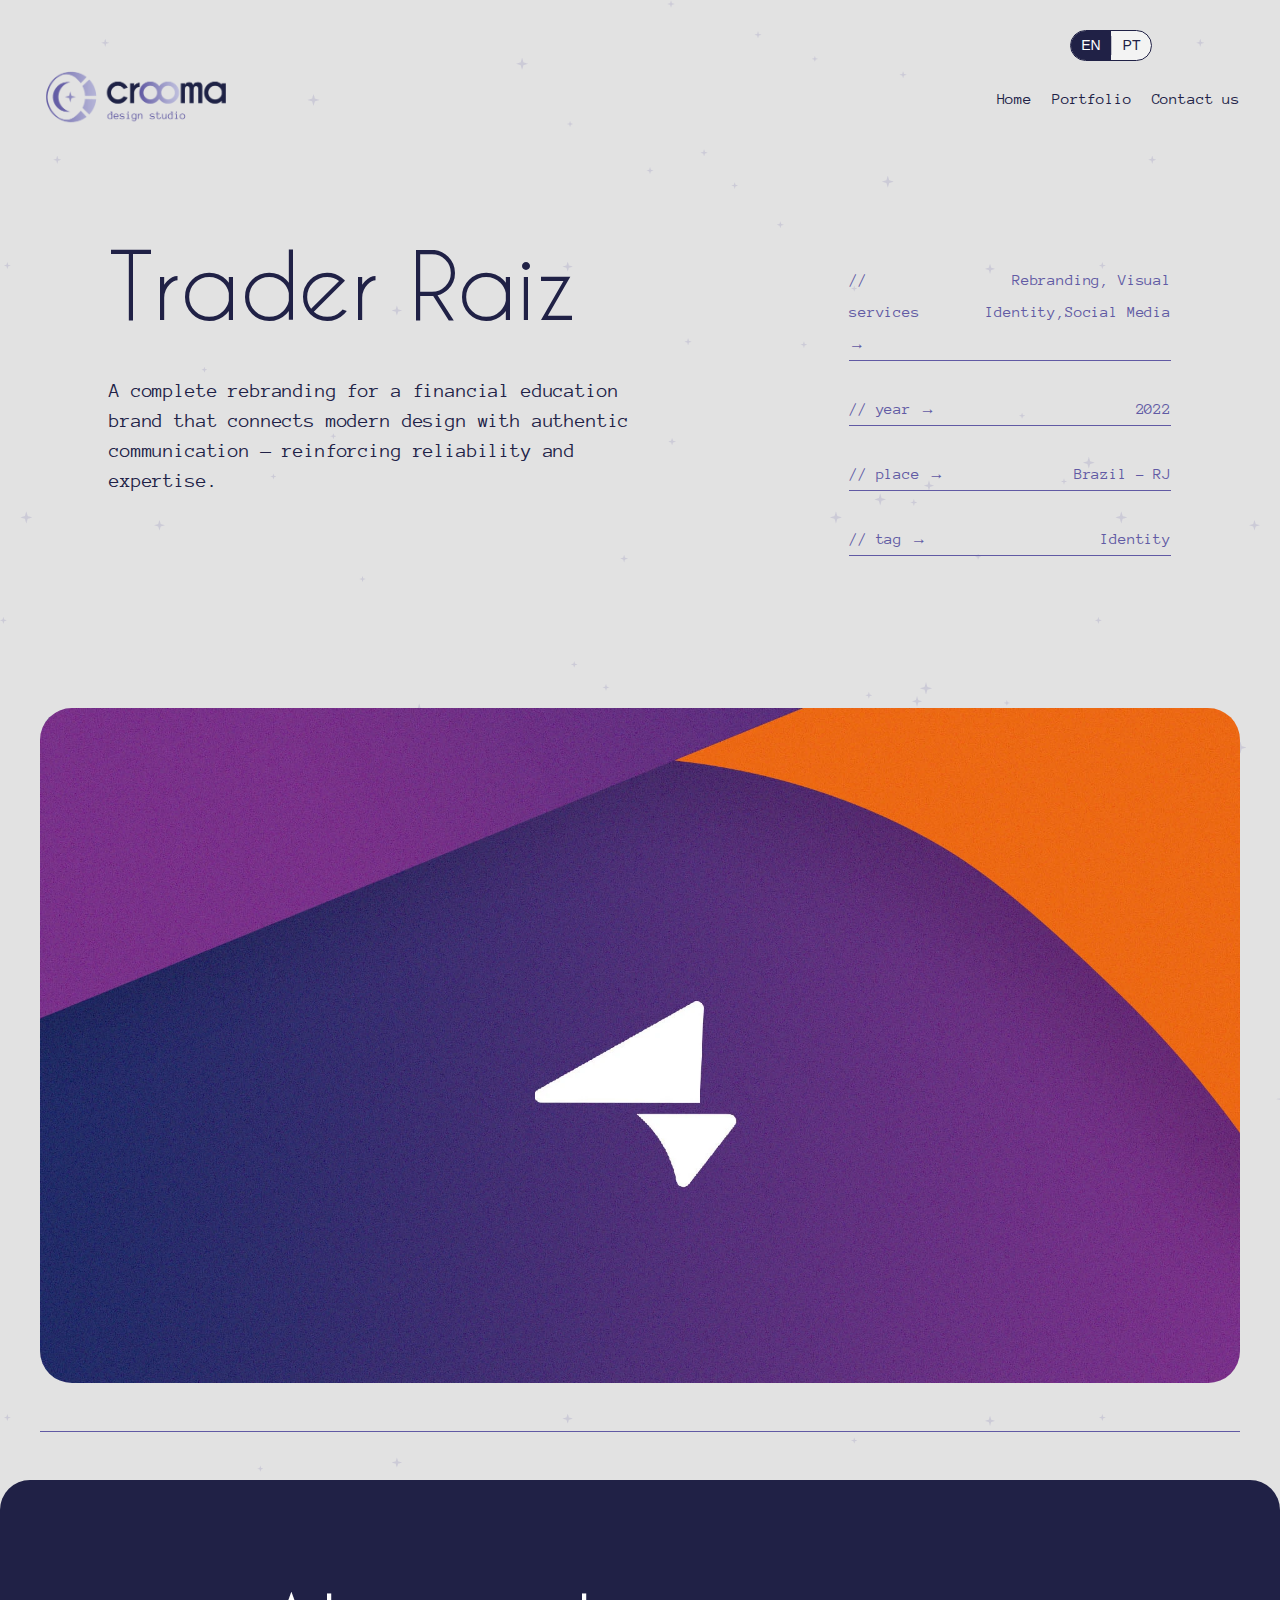
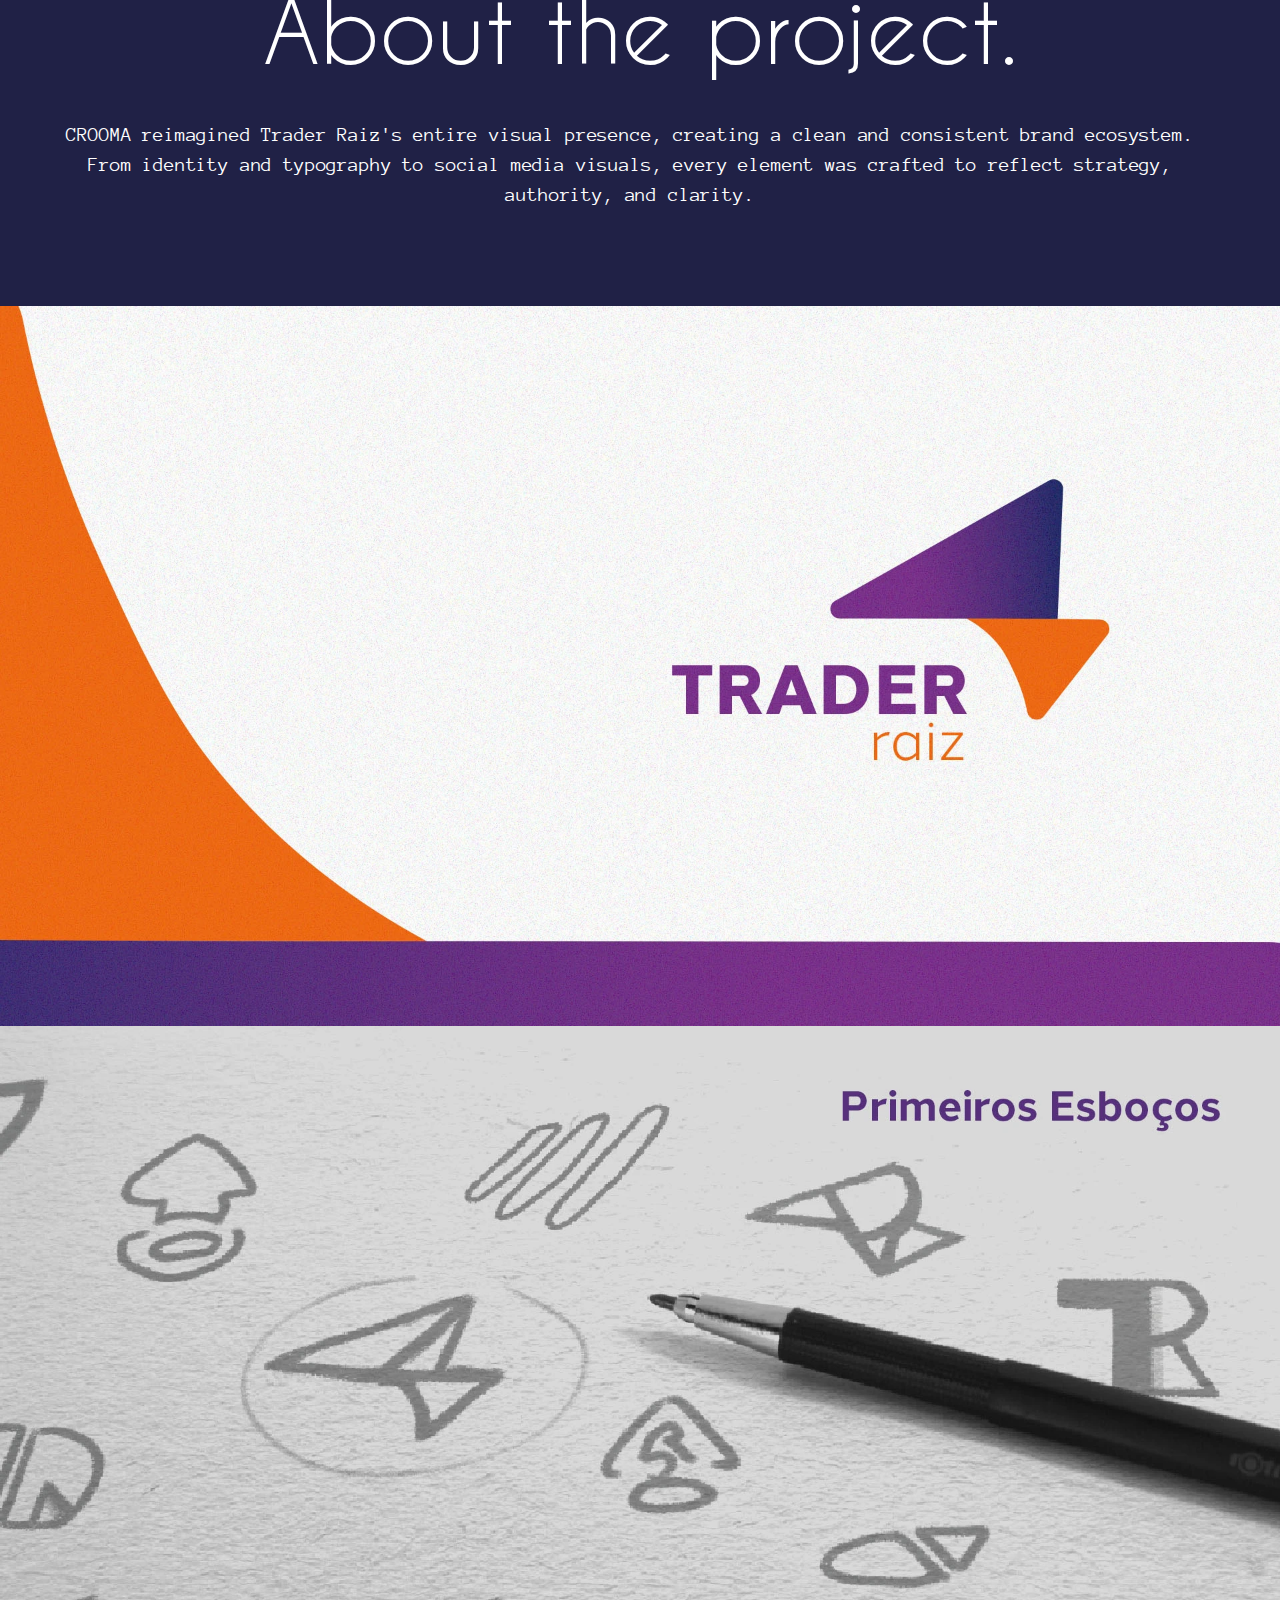
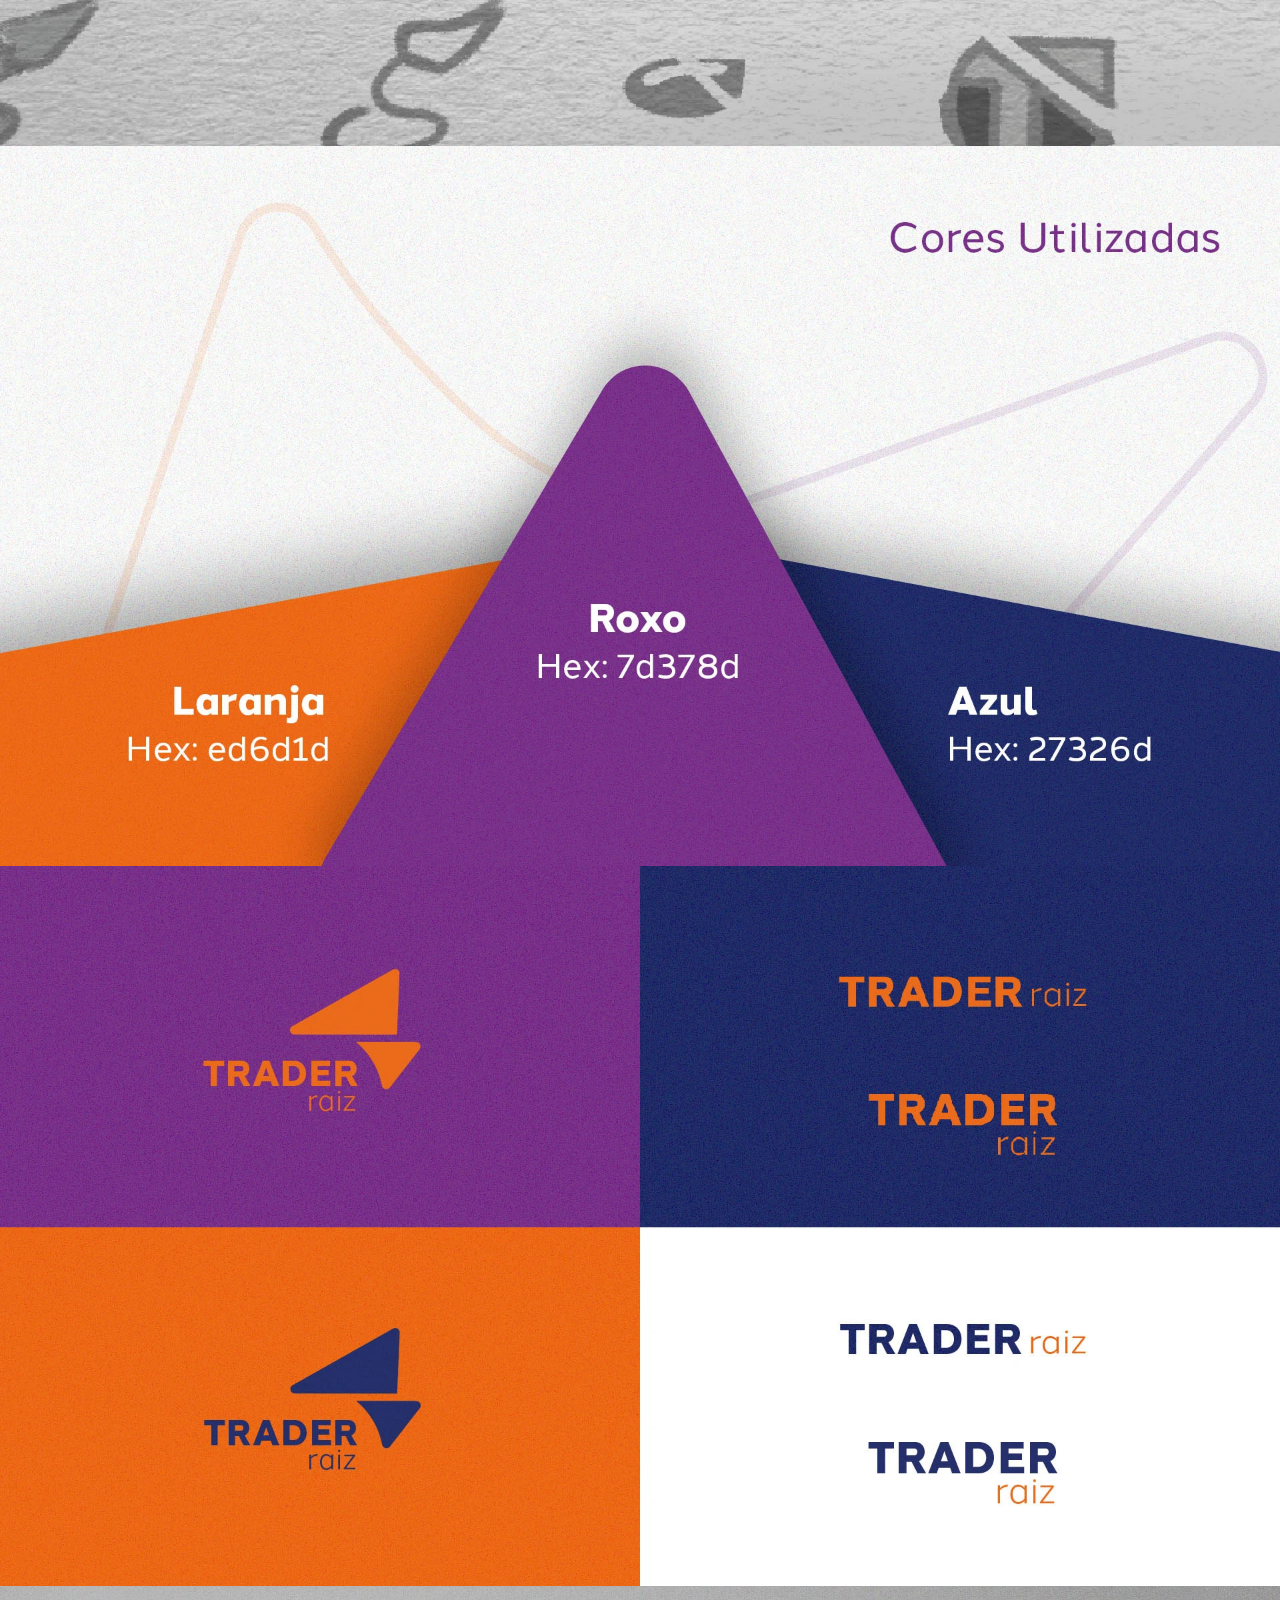
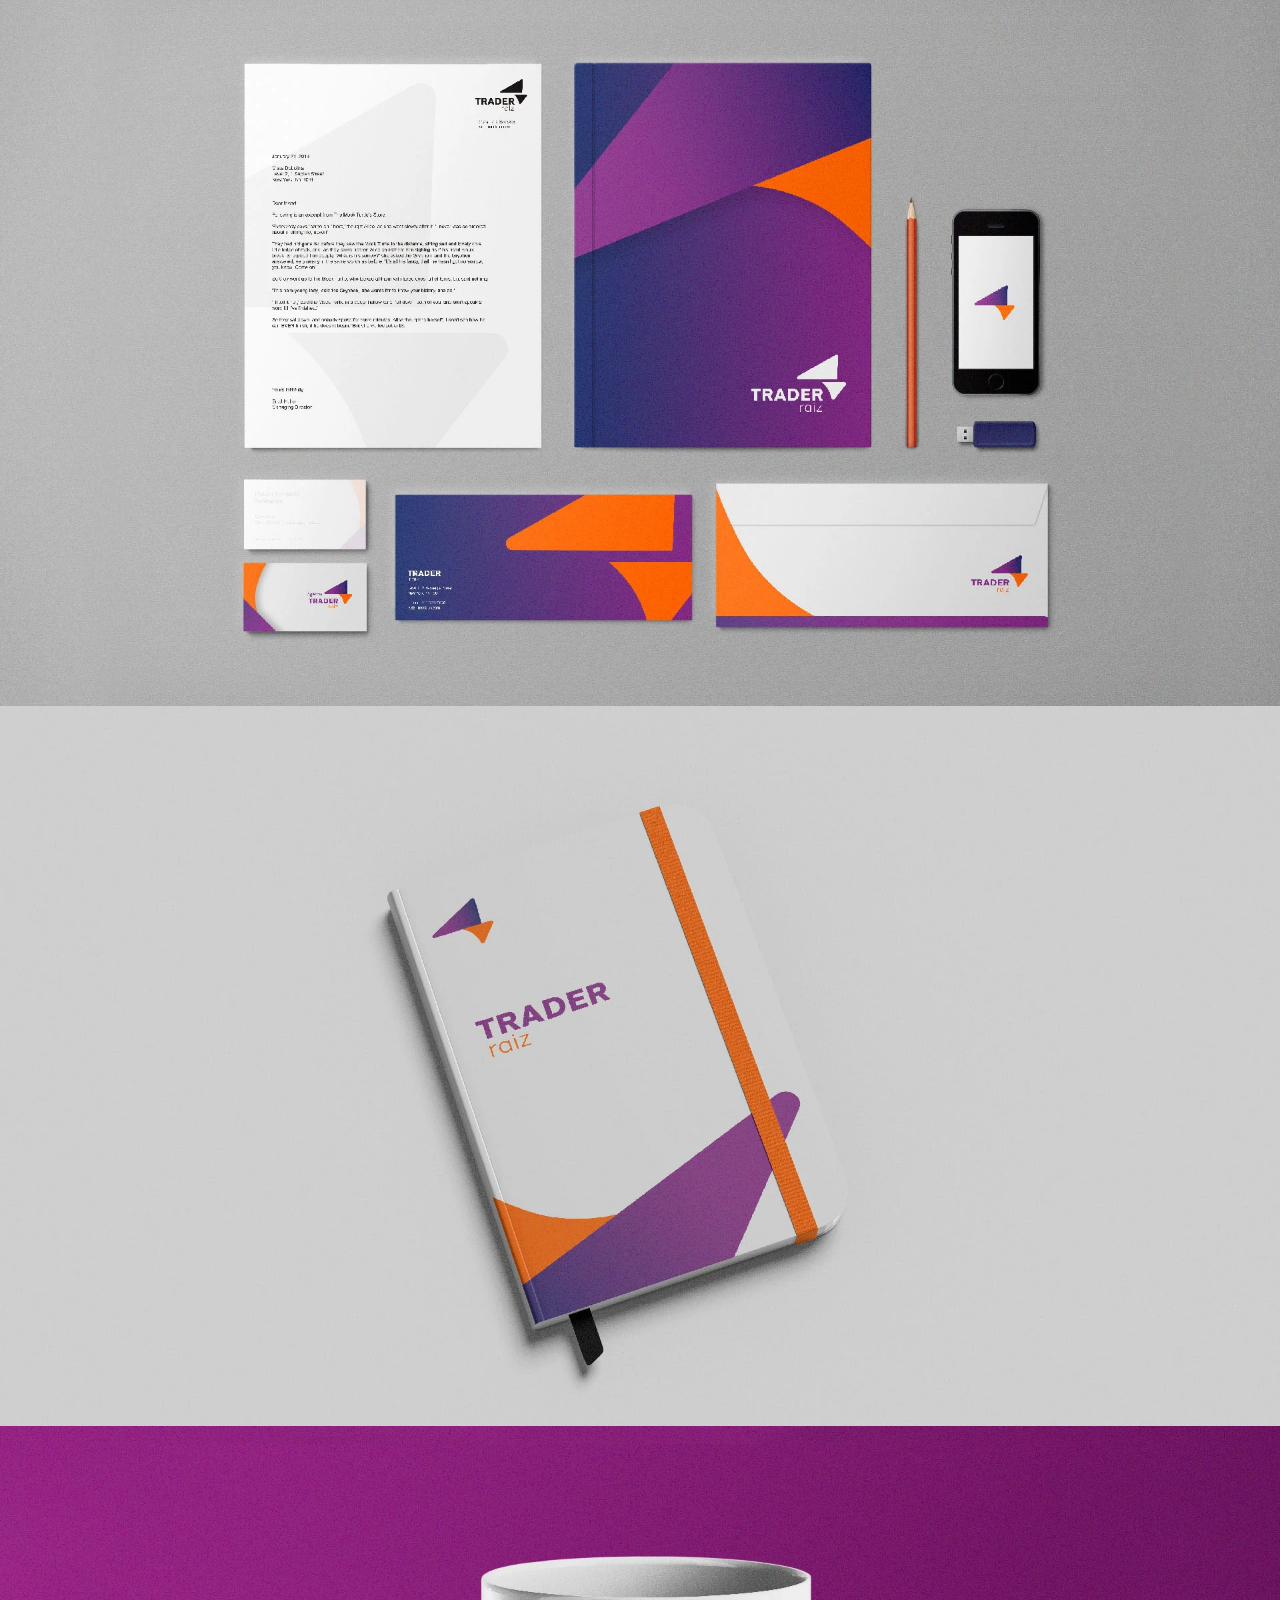
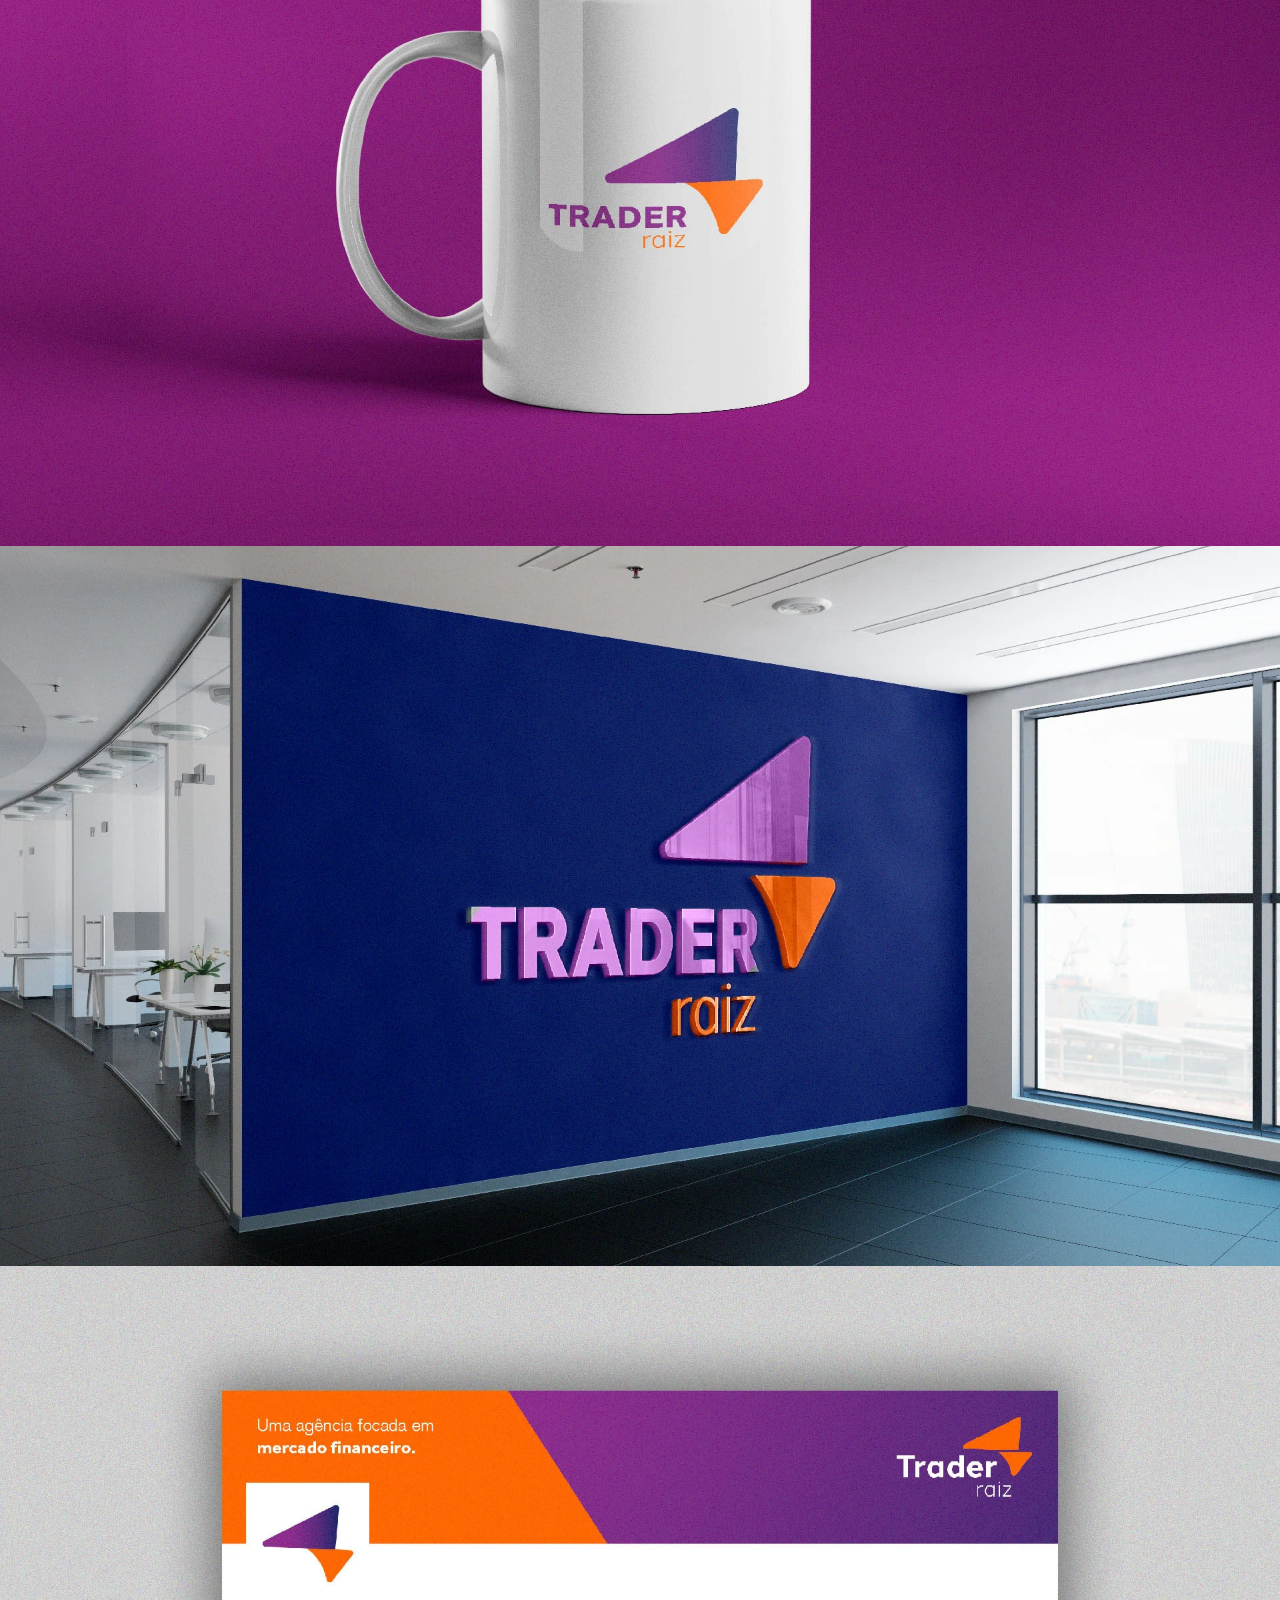
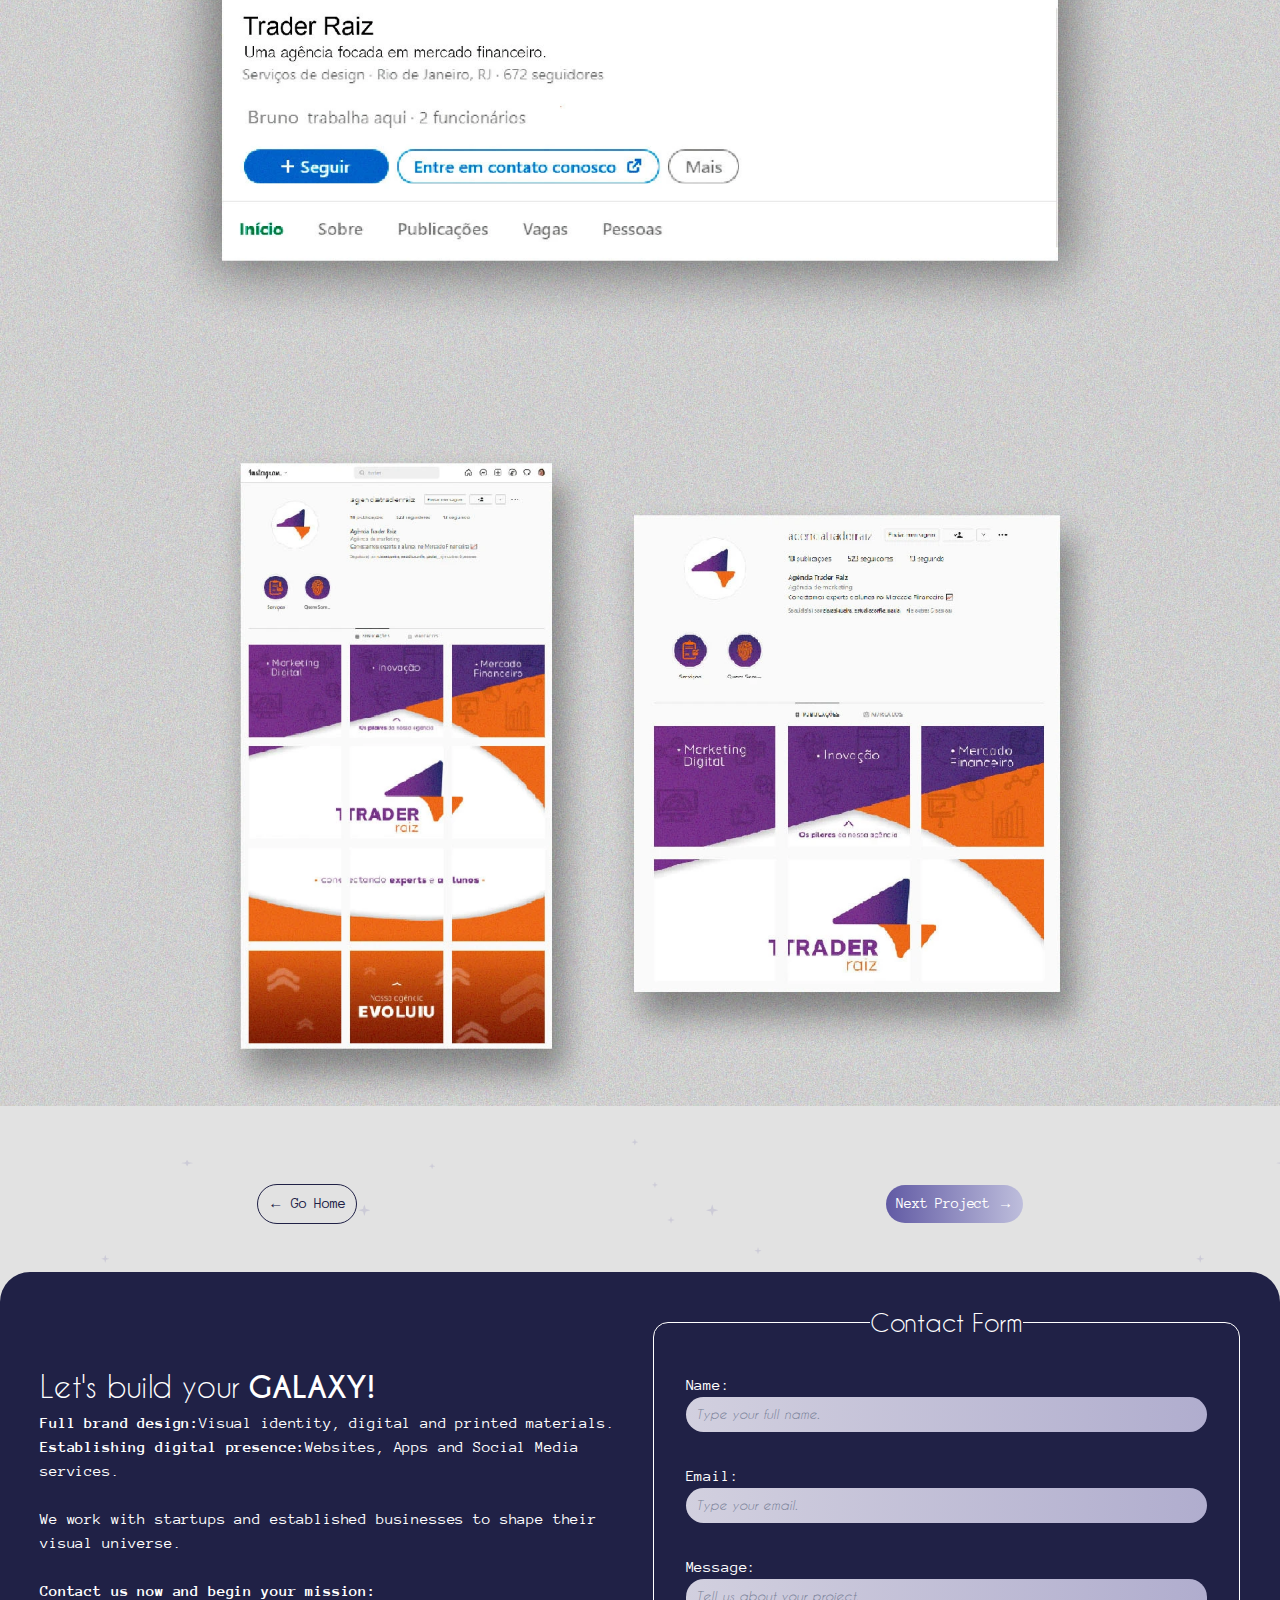
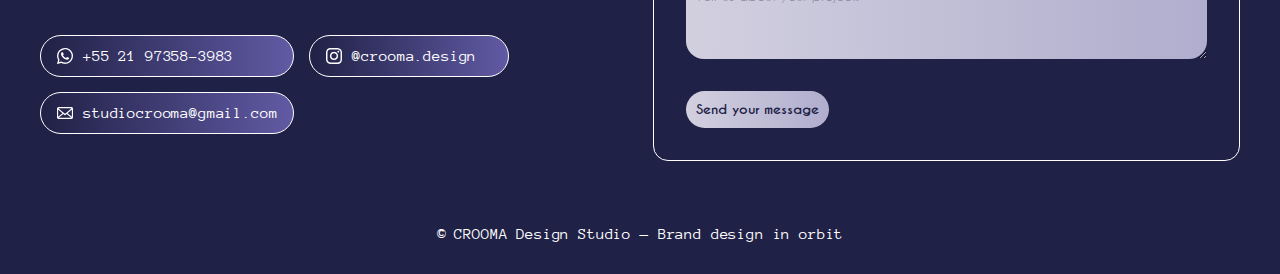
<file: trader-raiz.html>
<!DOCTYPE html>
<html lang="en">
  <head>
    <meta charset="UTF-8" />
    <meta
      name="viewport"
      content="width=device-width, initial-scale=1, minimum-scale=1"
    />
    <link rel="canonical" href="https://croomastudio.com/trader-raiz" />
    <style>
      @import url("https://fonts.googleapis.com/css2?family=Anonymous+Pro:ital,wght@0,400;0,700;1,400;1,700&display=swap");
    </style>
    <link rel="stylesheet" href="style.css" />
    <link rel="stylesheet" href="portfolio-detail.css" />
    <link rel="icon" type="image/png" href="images/Logos - CROOMA/Simbolo Principal.png"/>
    <title>Portfolio - Trader Raiz</title>
  </head>

  <body>
    <div id="header-container" class="container">
      <header>
        <div>
          <a href="/" class="brand-logo">
            <img
              src="images/Logos - CROOMA/Logo Principal Horizontal.png"
              alt="Logotipo Crooma Design Studio"
              class="brand-logo-img"
            />
          </a>
          <div class="lang-pill" aria-label="Language switch">
            <button
              id="lang-en"
              type="button"
              onclick="setLanguage('en')"
              aria-pressed="false"
            >
              EN
            </button>
            <div class="sep"></div>
            <button
              id="lang-pt"
              type="button"
              onclick="setLanguage('pt')"
              aria-pressed="false"
            >
              PT
            </button>
          </div>
          <a href="/" class="mobile-logo">
            <img
              src="images/Logos - CROOMA/Logo Horizontal Monocromatico -  Branco.png"
              alt="Logotipo Crooma Design Studio"
              class="brand-logo-img-mobile"
            />
          </a>
        </div>
        <div class="mobile-menu">
          <div class="line1"></div>
          <div class="line2"></div>
          <div class="line3"></div>
        </div>
        <nav class="main-navigator">
          <ul class="main-menu">
            <li><a href="/"><span data-i18n="nav.home">Home</span></a></li>
            <li><a href="/index.html#portfolio"><span data-i18n="nav.portfolio">Portfolio</span></a></li>
            <li><a href="#contact"><span data-i18n="nav.contact">Contact us</span></a></li>
          </ul>
        </nav>
      </header>
    </div>

    <div class="container">
      <section class="initial-banner">
        <div class="side-title">
          <div class="title"><span data-i18n="overlay.trader">Trader Raiz</span></div>
          <div class="subtitle"><span data-i18n="project.trader.desc">A complete rebranding for a financial education brand that connects
            modern design with authentic communication — reinforcing reliability
            and expertise.</span></div>
        </div>
        <div class="side-info">
          <div class="portfolio-info">
            <div class="info"><span data-i18n="about.card.service">// service →</span></div>
            <div class="info2">Rebranding, Visual Identity,<span data-i18n="card.social.title">Social Media</span></div>
          </div>
          <div class="portfolio-info">
            <div class="info"><span data-i18n="about.card.year">// year →</span></div>
            <div class="info2">2022</div>
          </div>
          <div class="portfolio-info">
            <div class="info"><span data-i18n="about.card.local">// local →</span></div>
            <div class="info2">Brazil - RJ</div>
          </div>
          <div class="portfolio-info">
            <div class="info"><span data-i18n="about.card.tag">// tag →</span></div>
            <div class="info2"><span data-i18n="card.identity.title">Visual Identity</span></div>
          </div>
        </div>
      </section>

      <img
        src="images/Imagens Portfolio/Trader Raiz/presentation-2.jpg"
        id="portfolio-image"
        class="image"
      />

      <div class="division-line"></div>
    </div>

    <div id="about-project" class="full-lenght">
      <div id="about-project-container" class="container">
        <div id="title-about-project" class="title"><span data-i18n="about.title">About the project.</span></div>
        <div id="about-project-subtitle" class="subtitle"><span data-i18n="project.trader.subtitle">CROOMA reimagined Trader Raiz's entire visual presence, creating a
          clean and consistent brand ecosystem. From identity and typography to
          social media visuals, every element was crafted to reflect strategy,
          authority, and clarity.</span></div>
      </div>
    </div>

    <div class="portfolio-presentation">
      <img
        src="images/Imagens Portfolio/Trader Raiz/presentation-1.jpg"
        alt="presentation trader raiz pag-2"
        id="portfolio-image-presentation"
        class="image"
      />
      <img
        src="images/Imagens Portfolio/Trader Raiz/presentation-3.jpg"
        alt="presentation trader raiz pag-3"
        id="portfolio-image-presentation"
        class="image"
      />
      <img
        src="images/Imagens Portfolio/Trader Raiz/presentation-4.jpg"
        alt="presentation trader raiz pag-4"
        id="portfolio-image-presentation"
        class="image"
      />
      <img
        src="images/Imagens Portfolio/Trader Raiz/presentation-5.jpg"
        alt="presentation trader raiz pag-5"
        id="portfolio-image-presentation"
        class="image"
      />
      <img
        src="images/Imagens Portfolio/Trader Raiz/presentation-6.jpg"
        alt="presentation trader raiz pag-6"
        id="portfolio-image-presentation"
        class="image"
      />
      <img
        src="images/Imagens Portfolio/Trader Raiz/presentation-7.jpg"
        alt="presentation trader raiz pag-7"
        id="portfolio-image-presentation"
        class="image"
      />
      <img
        src="images/Imagens Portfolio/Trader Raiz/presentation-8.jpg"
        alt="presentation trader raiz pag-8"
        id="portfolio-image-presentation"
        class="image"
      />
      <img
        src="images/Imagens Portfolio/Trader Raiz/presentation-9.jpg"
        alt="presentation trader raiz pag-9"
        id="portfolio-image-presentation"
        class="image"
      />
      <img
        src="images/Imagens Portfolio/Trader Raiz/presentation-10.jpg"
        alt="presentation trader raiz pag-10"
        id="portfolio-image-presentation"
        class="image"
      />
      <img
        src="images/Imagens Portfolio/Trader Raiz/presentation-11.jpg"
        alt="presentation trader raiz pag-11"
        id="portfolio-image-presentation"
        class="image"
      />
    </div>

    <div id="buttons-project" class="buttons-cta">
      <a href="/index.html" id="button-talk" class="button-cta"><span data-i18n="btn.goHome">← Go Home</span></a>
      <a href="paula-ismerio.html" id="button-work" class="button-cta"><span data-i18n="btn.nextProject">Next Project →</span></a>
    </div>

    <div id="contact-us" class="full-lenght">
      <div id="contact" class="container">
        <div class="contact-side">
          <div id="contact-subtitle" class="subtitle"><span data-i18n-html="contact.lets">Let's build your </span><strong data-i18n="contact.galaxy">GALAXY!</strong></div>
          <p>
            <strong><span data-i18n="contact.fullbrand">Full brand design:</span></strong><span data-i18n="contact.fullbrand.desc"> Visual identity, digital and
            printed materials.</span>
            <br />

            <strong><span data-i18n="contact.digital">Establishing digital presence:</span></strong><span data-i18n="contact.digital.desc"> Websites, Apps and<span data-i18n="card.social.title">Social Media</span>services.</span> <br /><br />
          </p>

          <p>
            <span data-i18n="contact.wework">We work with startups and established businesses to shape their visual universe.</span><br /><br />
            <strong><span data-i18n="contact.begin">Contact us now and begin your mission:</span></strong>
          </p>

          <div class="contact-buttons">
            <a
              href="https://wa.me/message/JGO6CBHLOK7OG1"
              target="_blank"
              class="contact-button"
            >
              <img
                src="images/whatsapp.svg"
                id="contact-icon"
                class="subtitle-icon"
              />
              +55 21 97358-3983
            </a>

            <a
              href="https://www.instagram.com/crooma.design/"
              target="_blank"
              class="contact-button"
            >
              <img
                src="images/insta.svg"
                id="contact-icon"
                class="subtitle-icon"
              />
              @crooma.design
            </a>

            <a
              href="mailto:studiocrooma@gmail.com"
              target="_blank"
              class="contact-button"
            >
              <img
                src="images/email.svg"
                id="contact-icon"
                class="subtitle-icon"
              />
              studiocrooma@gmail.com
            </a>
          </div>
        </div>
        <fieldset>
          <legend>
            <span data-i18n="contact.form.legend">Contact Form</span>
          </legend>
          <form class="contact-form">
            <div class="contact-input">
              <label for="name"><span data-i18n="form.name">Name:</span></label>
              <input
                class="input-contactform"
                type="text"
                id="name"
                name="name"
                placeholder="Type your full name."
                data-i18n-ph="ph.name"
                data-i18n-ph="ph.name"
              />
            </div>
            <div class="contact-input">
              <label for="email"
                ><span data-i18n="form.email">Email:</span></label
              >
              <input
                class="input-contactform"
                type="email"
                id="email"
                name="email"
                placeholder=">Type your email."
                data-i18n-ph="ph.email"
              />
            </div>
            <div class="contact-input">
              <label for="message"
                ><span data-i18n="form.message">Message:</span></label
              >
              <textarea
                class="input-contactform"
                type="text"
                rows="4"
                id="message"
                name="message"
                placeholder="Tell us about your project."
                data-i18n-ph="ph.message"
                data-i18n-ph="ph.message"
              ></textarea>
            </div>
            <div class="contact-input">
              <button type="submit" id="submit-button" class="button-submit">
                <span data-i18n="form.send">Send your message</span>
              </button>
            </div>
          </form>
        </fieldset>
      </div>

      <footer>© CROOMA Design Studio — Brand design in orbit</footer>
    </div>
    <script src="mobile-navbar.js"></script>
      <script src="i18n.js"></script>
    <script src="mobile-navbar.js"></script>
  </body>
</html>
</file>
<file: style.css>
@font-face {
    font-family: "Caviar Dreams";
    src: url("../fonts/CaviarDreams.ttf") format("truetype");
    font-weight: 400;
    font-style: normal;
    font-display: swap;
}

@font-face {
    font-family: "Caviar Dreams";
    src: url("../fonts/Caviar_Dreams_Bold.ttf") format("truetype");
    font-weight: 700;
    font-style: normal;
    font-display: swap;
}

@font-face {
    font-family: "Caviar Dreams";
    src: url("../fonts/CaviarDreams_Italic.ttf") format("truetype");
    font-weight: 400;
    font-style: italic;
    font-display: swap;
}

@font-face {
    font-family: "Caviar Dreams";
    src: url("../fonts/CaviarDreams_BoldItalic.ttf") format("truetype");
    font-weight: 700;
    font-style: italic;
    font-display: swap;
}

* {
    margin: 0;
    padding: 0;
}

header {
    padding-top: 5vw;
    padding-bottom: 5vw;
    display: flex;
    justify-content: space-between;
    align-items: center;
}

body {
    background: url('images/Fundo Estrelado.png') repeat top left / auto rgb(226, 226, 226);
    font-family: "Anonymous Pro";
    letter-spacing: -0.01em;
    color: #202146
}

.container {
    max-width: 1200px;
    margin-left: auto;
    margin-right: auto;
    padding: 0 30px;
}

.brand-logo-img {
    max-width: 15vw;
    height: auto;
}

.brand-logo-img-mobile {
    max-width: 30vw;
    height: auto;
}

.mobile-logo {
    display: none;
}

.mobile-menu {
    display: none;
    min-width: max-content;
    min-height: auto;
    cursor: pointer;
}

.mobile-menu div {
    width: 7vw;
    height: 0.5vw;
    background: #ffffff;
    margin: 1.5vw;
    transition: 0.3s ease;
}

.mobile-menu.active .line1 {
    transform: rotate(-45deg) translate(-1vw, 2vw);
}

.mobile-menu.active .line2 {
    opacity: 0;
}

.mobile-menu.active .line3 {
    transform: rotate(45deg) translate(-1vw, -2vw);
}

.main-navigator {
    padding: 0;
    margin: 0;
    display: flex;
    gap: 20px;
    align-items: center;
}

.main-menu {
    list-style: none;
    padding: 0;
    margin: 0;
    display: flex;
    gap: 20px;
}

.main-menu a {
    text-decoration: none;
    font-family: "Anonymous Pro", monospace;
    font-size: 1em;
    color: #202146;
    transition: color 0.2s ease;
    white-space: nowrap;
}

.main-menu a:hover {
    color: #bebedc;
}

.subtitle {
    color: #202146;
    padding: 2em 1em 0 0;
    line-height: 1.5;
    font-size: clamp(15px, 5vw, 30px);
}

.title {
    font-family: "Caviar Dreams";
    font-size: clamp(40px, 15vw, 90px);
}

#main-title{
    letter-spacing: -0.05em;
}

.first-presentation p {
    font-size: clamp(5px, 5vw, 25px);
    line-height: 1.5;
    max-width: 65ch;
}

.buttons-cta {
    display: flex;
    gap: 15px;
    flex-wrap: wrap;
    margin-top: 30px;
}

.button-cta {
    transition: 0.2s ease;
}

.button-cta:hover {
    opacity: 0.5;
}

#button-work {
    text-decoration: none;
    display: inline-block;
    padding: 0.7em;
    font-size: 15px;
    background: linear-gradient(to right, #615aa4, #bebedc);
    border: none;
    border-radius: 5rem;
    color: white;
}

#button-talk {
    text-decoration: none;
    display: inline-block;
    padding: 0.7em;
    font-size: 15px;
    color: #202146;
    border: 1px solid #202146;
    border-radius: 5rem;
    background: none;
}

.cards-services {
    display: grid;
    grid-template-columns: repeat(auto-fit, minmax(200px, 1fr));
    gap: 25px;
    margin-top: 34px;
}

.card {
  padding: 1.5em;
  background-color: #fff;
  border-radius: 1em;
  font-size: smaller;
}

.card .card-description {
  font-size: small;
  color: #a3a3b1;
}


#portfolio {
    padding: 5vw;
    margin-top: 100px;
    padding-top: 50px;
    padding-bottom: 50px;
    background: linear-gradient(to right, #202146, #615AA4);
    border-radius: 2em;
}

.img-background-orbit {
    margin: 1vw;
    z-index: 0;
    opacity: 0.1;
    mix-blend-mode: lighten;
    position: absolute;
    left: 1vh;
    width: 50vw;
}

@media (max-width: 725px) {
    .img-background-orbit {
        margin: 3vh;
        left: -5vw;
        width: 90vw;
    }
}

#portfolio-title {
    margin-top: 1em;
    display: grid;
    grid-template-columns: repeat(auto-fit, minmax(302px, 1fr));
    gap: 1.5em;
    text-align: center;
    align-items: center;
    font-family: "Caviar Dreams";
    color: white;
    font-size: clamp(30px, 4.5vw, 50px);
}

#portfolio h1 {
    padding-inline: 3vh;
}

#portfolio-subtitle {
    padding-inline: 3vh;
    padding-top: 0;
    text-align: left;
    color: white;
    font-size: clamp(15px, 2vw, 20px);
}

.portfolio-work {
    display: flex;
    flex-wrap: wrap;
    gap: 50px;
    margin-top: 34px;
    justify-content: center;
}

.portfolio-work a {
    max-width: 45%;
    min-width: 300px;
    flex-grow: 1;
    width: 100%;
}

.portfolio-item-link {
    align-content: center;
    text-decoration: none;
    position: relative;
    display: block;
    overflow: hidden;
    border-radius: 2em;
}

.image {
    width: 100%;
    display: block;
    aspect-ratio: 16 / 9;
    object-fit: cover;
}

#portfolio-image {
    width: 100%;
    display: block;
    background-color: white;
    border-radius: 2em;
    aspect-ratio: 16 / 9;
    object-fit: cover;
    transition: transform 0.3s ease;
}

.portfolio-title-overlay {
    position: absolute;
    top: 40%;
    left: 50%;
    transform: translate(-50%, -50%);
    text-align: center;
    font-family: "Caviar Dreams";
    color: white;
    font-size: clamp(20px, 3.5vw, 40px);
    font-weight: bold;
    z-index: 2;
    opacity: 0;
    transition: 0.3s ease;
}

#portfolio-subtitle-overlay {
    margin: 1.5em 0 0 0;
    top: 60%;
    font-family: Anonymous Pro;
    font-weight: normal;
    font-size: clamp(10px, 1.5vw, 15px);
}

.portfolio-item-link::before {
    content: '';
    position: absolute;
    top: 0;
    left: 0;
    width: 100%;
    height: 100%;
    background-color: rgba(0, 0, 0, 0.7);
    opacity: 0;
    transition: opacity 0.3s ease;
    z-index: 1;
}

.portfolio-item-link:hover::before {
    opacity: 1;
}

.portfolio-item-link:hover #portfolio-image {
  transform: scale(1.05);
}

.portfolio-item-link:hover .portfolio-title-overlay {
  opacity: 1;
}


.about {
    margin-top: 5%;
    padding-top: 50px;
    padding-bottom: 50px;
}

.about-cards {
    display: grid;
    grid-template-columns: repeat(auto-fit, minmax(300px, 1fr));
    gap: 50px;
    margin-top: 34px;
}

#about-card {
    padding: 6em;
    align-content: center;
    background: none;
    border: 1px solid #202146;
    border-radius: 1em;
    font-size: medium;
}

.subtitle-icon {
    width: 1em;
    flex-shrink: 0;
}

#about-title {
    font-size: clamp(40px, 15vw, 50px);
}

.about-subtitle {
    font-family: "Caviar Dreams";
    display: flex;
    align-items: center;
    gap: 10px;
    white-space: nowrap;
}

.about p {
    line-height: 1.5;
}

.about-p1 {
    color: #615AA4;
}

.about-p2 {
    color: #9c97b8;

}


.full-lenght {
    width: 100%;
    background-color: #202146;
    border-radius: 30px 30px 0 0;
}

#contact {
    color: white;
    padding: 2em;
    line-height: 1.5;
    display: grid;
    grid-template-columns: repeat(auto-fit, minmax(200px, 1fr));
    gap: 25px;
}

#contact-subtitle {
    color: white;
    font-family: "Caviar Dreams";
}

.contact-buttons {
    display: grid;
    grid-template-columns: repeat(auto-fit, minmax(200px, max-content));
    gap: 15px;
    margin-top: 2em;
}

.contact-button {
    padding: 0.5em;
    padding-inline: 1em;
    text-decoration: none;
    background: linear-gradient(to right, #202146, #615AA4);
    color: white;
    transition: 0.2s ease;
    border: 1px solid white;
    border-radius: 5em;
    display: flex;
    gap: 10px;
    white-space: nowrap;
}

.contact-button:hover {
    opacity: 0.5;
}

#contact-icon {
    filter: invert(100%);
}

fieldset {
    border: 1px solid white;
    border-radius: 15px;
    padding: 1em;
}

legend {
    font-family: "Caviar Dreams";
    font-size: 25px;
    font-weight: normal;
    text-align: center;
}

.contact-input {
    display: grid;
    padding: 1em;
}

.input-contactform {
    color: #202146;
    background: linear-gradient(to right, #d2d0df, #b0adce);
    border-radius: 18px;
    border: 0;
    padding: 10px;
}

.input-contactform::placeholder {
  font-family: "Caviar Dreams";
  color: #788097;   /* cor do placeholder */
  opacity: 1;
  font-style: italic;
}

.button-submit {
    font-family: "Caviar Dreams";
    font-weight: bold;
    padding: 10px;
    border: none;
    border-radius: 30px;
    width: max-content;
    cursor: pointer;
    background: linear-gradient(to right, #d2d0df, #b0adce);
    color: #202146;
}

.button-submit:hover {
    background: #9c97b8;
}

footer {
    text-align: center;
    color: white;
    padding: 2em;
}

@media (max-width: 999px) {

}

/* Language Pill */
.lang-pill {
    position: absolute;
    top: 30px;
    right: 10vw;
    display: inline-flex;
    align-items: center;
    border: 1px solid #202146;
    border-radius: 999px;
    background: rgba(255, 255, 255, 0.6);
    overflow: hidden;
    font-family: "Anonymous Pro", monospace;
}

.lang-pill button {
    padding: .45em .75em;
    border: 0;
    background: transparent;
    color: #202146;
    cursor: pointer;
    transition: background .25s ease, color .25s ease, opacity .25s ease;
    font-size: 14px;
}

.lang-pill .sep {
    width: 1px;
    height: 1.2em;
    background: rgba(32, 33, 70, 0.25);
}

.lang-pill button.active {
    background: #202146;
    color: #fff;
}

@media (max-width: 999px) {
    #header-container {
        position: relative;
    }
    
    html, body {
        overflow-x: hidden;
    }

    #header-container {
        background-color: #202146;
    }

    .brand-logo {
        display: none;
    }

    .mobile-logo {
        display: block;
    }

    .mobile-menu {
        display: block;
    }

    .main-navigator {
        position: absolute;
        top: 18vw;
        right: 0;
        width: 50vw;
        height: 100vh;
        background: #202146;
        color: white;
        border-radius: 0 0 0 30px;
        transform: translateX(100%);
        transition: transform 0.3s ease-in;
        z-index: 3;
    }

    .main-menu {
        font-size: 5vw;
        height: 100%;
        width: 100%;
        display: flex;
        flex-direction: column;
        justify-content: center;
        align-items: center;
        text-align: center;
        gap: 30px;
        color: white;
    }

    .main-menu a {
        margin-left: 0;
        color: white;
        display: block;
    }

    .main-navigator.active {
        transform: translateX(0);
    }

    #about-card {
        padding: 40px 30px;
        text-align: left;
        align-content: stretch;
        height: auto;
    }

    .lang-pill {
        top: 6.5vw;
        right: 20vw;
        border-color: #fff;
        background: rgba(255, 255, 255, 0.08);
        z-index: 9999;
    }

    .lang-pill button {
        color: #fff;
    }

    .lang-pill button.active {
        background: #fff;
        color: #202146;
    }
}

/* /Language Pill */
</file>
<file: portfolio-detail.css>
.initial-banner{
    justify-content: space-between;
    justify-items: center;
    align-items: flex-start;
    margin-bottom: 10%;
    display: grid;
    gap: 50px;
    margin-top: 34px;

    .subtitle{
        font-size: clamp(10px, 2vw, 20px);
    }
}
.side-title{
    width: 80%;
    max-width: 690px;
}
.side-info{
    align-self: center;
    flex-direction: column;
    align-items: stretch;
    width: 70%;
    display: block;
}

.portfolio-info{
    border-bottom: 1px solid #615AA4;
    justify-content: space-between;
    width: 100%;
    margin-top: 0;
    display: flex;
    margin-top: 2em;
    margin-bottom: 2em;
    font-size: clamp(10px, 1, 30px);
    line-height: 2;
}

.info{
    margin-right: 5px;
    color: #615AA4;
    text-align: left;
    object-fit: fill;
}

.info2{
    text-align: right !important;
    color: #615AA4;
    text-align: left;
    object-fit: fill;
}

.division-line{
    margin-top: 3em;
    margin-bottom: 3em;
    border-bottom: 1px solid #615AA4;
}

#about-project{
    padding-top: 6em ;
    padding-bottom: 6em ;
    color: white;
    text-align: center;
}

#about-project-subtitle{
    line-height: 1.5;
    color: white;
    font-size: clamp(10px, 4vw, 20px);
}

#buttons-project{
    padding: 3em 0 3em 0;
    align-items: center;
    justify-content:  space-around;
}

.portfolio-presentation{
    justify-content: center;
    justify-items: center;
}

.videos{
    padding-left: 6vw;
}

#portfolio-image-presentation{
    width: 100%;
    height: 100%;
    aspect-ratio: auto;
}

.portfolio-video{
    width: 43.333vw;
    aspect-ratio: auto;
}

@media (min-width: 800px) {
    .initial-banner{
        grid-template-columns: 1.5fr 1fr;
    }
}
</file>
